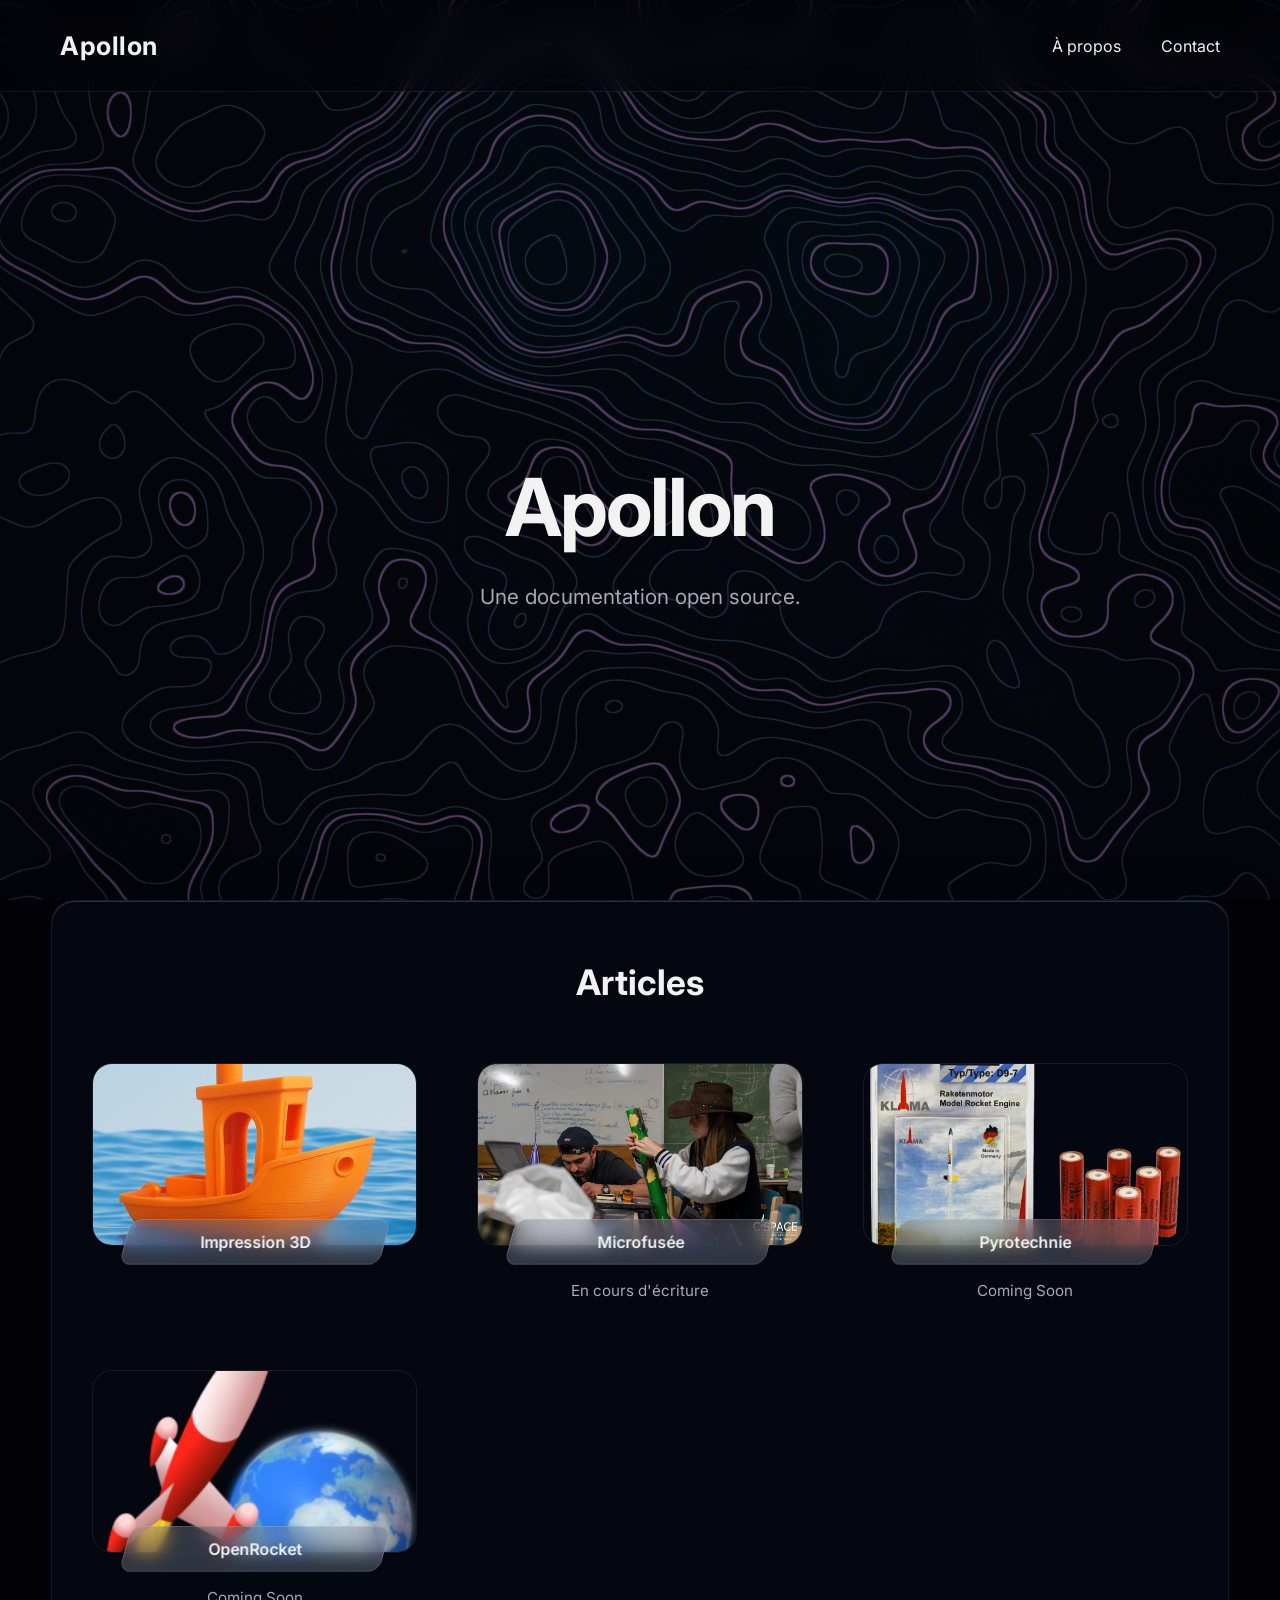
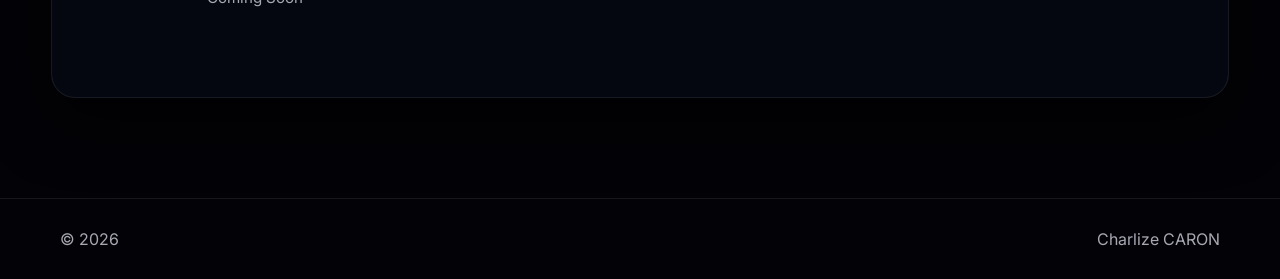
<file: index.html>
<!DOCTYPE html>
<html lang="fr">
<head>
    <meta charset="UTF-8">
    <meta name="viewport" content="width=device-width, initial-scale=1.0">
    <meta name="darkreader-lock">
    <title>Apollon</title>

    <link rel="stylesheet" href="css/variables.css">
    <link rel="stylesheet" href="css/main.css">

    <link rel="preconnect" href="https://fonts.googleapis.com">
    <link rel="preconnect" href="https://fonts.gstatic.com" crossorigin>
    <link href="https://fonts.googleapis.com/css2?family=Inter:wght@300;400;600;700&display=swap" rel="stylesheet">
</head>

<body>

    <div class="hero">

        <header>
            <a href="index.html" class="logo">Apollon</a>

            <nav>
                <a href="about.html">À propos</a>
                <a href="contact.html">Contact</a>
            </nav>
        </header>

        <div class="hero-content">
            <h1>Apollon</h1>
            <p>Une documentation open source.</p>
        </div>

    </div>


    <div class="articles">

        <div class="section-title">
            <h2>Articles</h2>
        </div>

        <div class="grid">
            <a class="card" href="articles/impression3d.html">
                <img src="images/3d printing.png" alt="Impression 3D">

                <div class="card-title">
                    <span>Impression 3D</span>
                </div>
<!-- 
                <p class="card-status">
                    Disponible
                </p> -->
            </a>

            <a class="card" href="articles/microfusee.html">
                <img src="images/microfusee.jpg" alt="Microfusée">

                <div class="card-title">
                    <span>Microfusée</span>
                </div>

                <p class="card-status">
                    En cours d'écriture
                </p>
            </a>

            <a class="card" href="#">
                <img src="images/pyrotechnie.png" alt="Pyrotechnie">

                <div class="card-title">
                    <span>Pyrotechnie</span>
                </div>

                <p class="card-status">
                    Coming Soon
                </p>
            </a>

            <a class="card" href="#">
                <img src="images/openrocket.png" alt="OpenRocket">

                <div class="card-title">
                    <span>OpenRocket</span>
                </div>

                <p class="card-status">
                    Coming Soon
                </p>
            </a>
        </div>

    </div>


    <footer>
        <p>© 2026</p>
        <p>Charlize CARON</p>
    </footer>

    <script src="js/topography-background.js"></script>
</body>
</html>
</file>
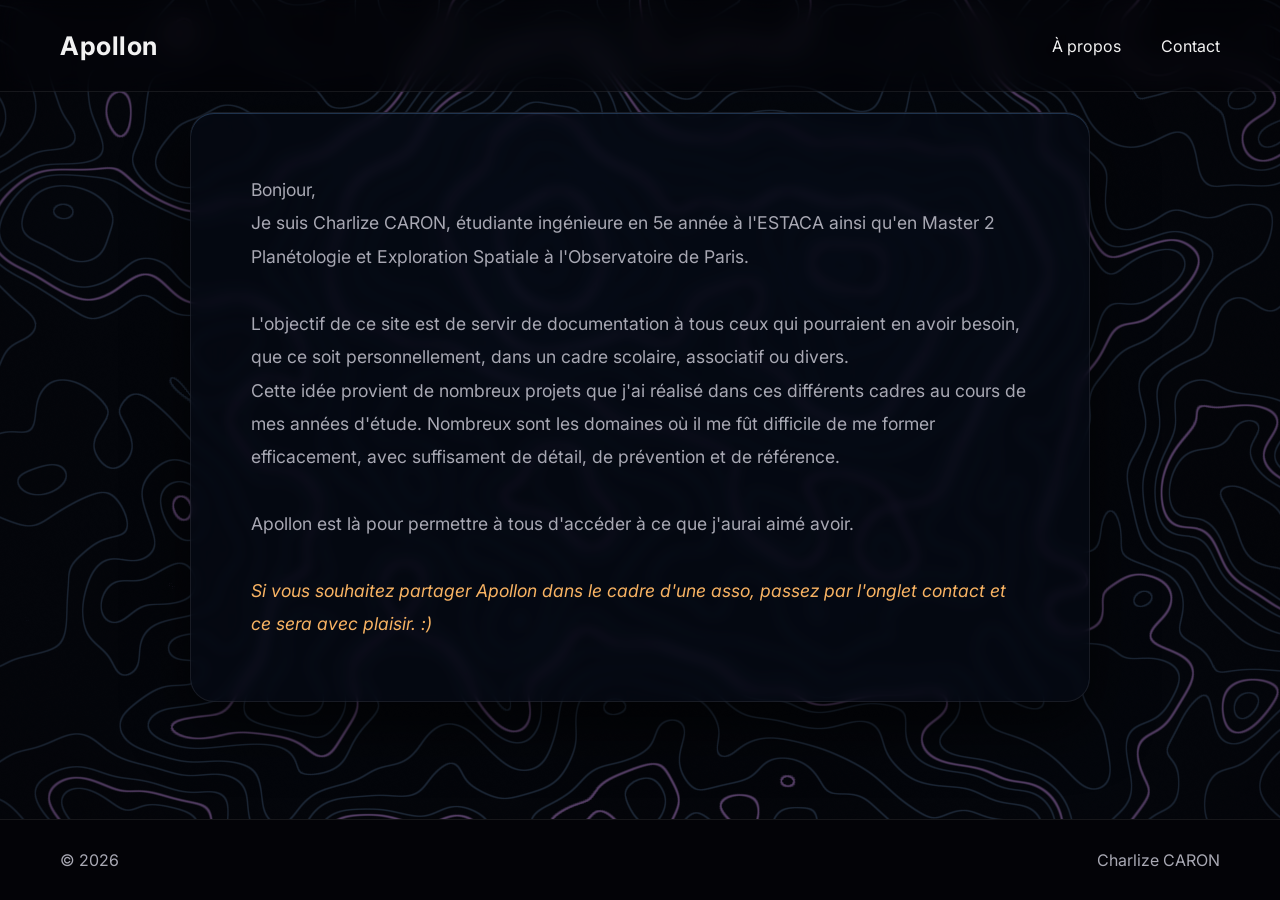
<file: about.html>
<!DOCTYPE html>
<html lang="fr">

<head>
    <meta charset="UTF-8">
    <meta name="viewport" content="width=device-width, initial-scale=1.0">
    <meta name="darkreader-lock">

    <title>Apollon - A Propos</title>

    <link rel="stylesheet" href="css/variables.css">
    <link rel="stylesheet" href="css/main.css">

    <link rel="preconnect" href="https://fonts.googleapis.com">
    <link rel="preconnect" href="https://fonts.gstatic.com" crossorigin>
    <link href="https://fonts.googleapis.com/css2?family=Inter:wght@300;400;600;700&display=swap" rel="stylesheet">
</head>

<body>
            
    <header>
        <a href="index.html" class="logo">
            Apollon
        </a>
        <nav>
            <a href="about.html">À propos</a>
            <a href="contact.html">Contact</a>
        </nav>
    </header>

    <div class = "normal-text"> 
        <p>
            Bonjour,<br>
            Je suis Charlize CARON, étudiante ingénieure en 5e année à l'ESTACA ainsi
            qu'en Master 2 Planétologie et Exploration Spatiale à l'Observatoire de Paris.<br><br>
            L'objectif de ce site est de servir de documentation à tous ceux qui pourraient
            en avoir besoin, que ce soit personnellement, dans un cadre scolaire, associatif ou 
            divers.<br>
            Cette idée provient de nombreux projets que j'ai réalisé dans ces différents cadres au 
            cours de mes années d'étude. Nombreux sont les domaines où il me fût difficile de me former
            efficacement, avec suffisament de détail, de prévention et de référence. <br> <br>
            Apollon est là pour permettre à tous d'accéder à ce que j'aurai aimé avoir.<br><br>

            <em>Si vous souhaitez partager Apollon dans le cadre d'une asso, passez par l'onglet contact et ce
                sera avec plaisir. :)
            </em>
        </p>
    </div>

    <footer>
        <p>© 2026</p>
        <p>Charlize CARON</p>
    </footer>

    <script src="js/topography-background.js"></script>
</body>

</html>
</file>
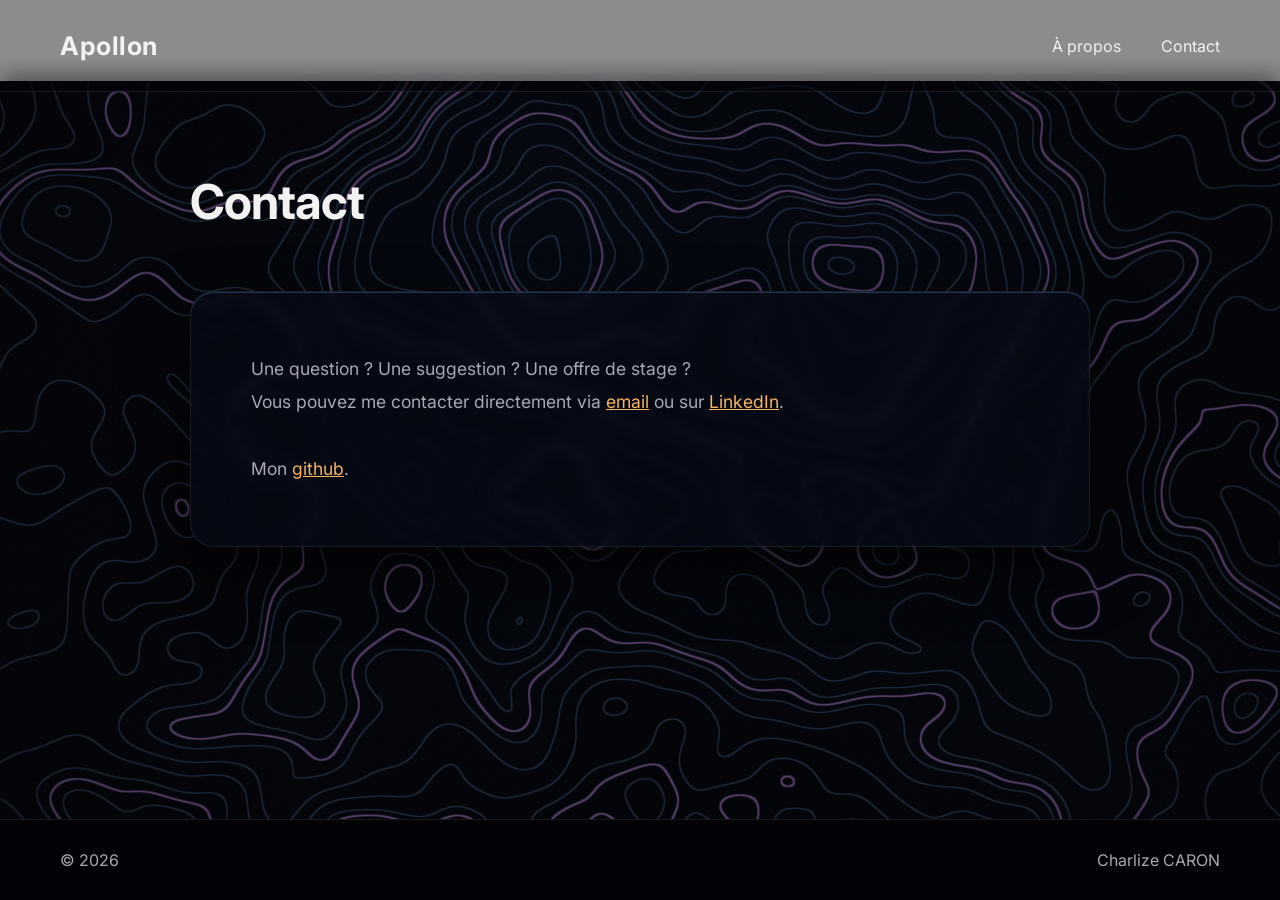
<file: contact.html>
<!DOCTYPE html>
<html lang="fr">

<head>
    <meta charset="UTF-8">
    <meta name="viewport" content="width=device-width, initial-scale=1.0">
    <meta name="darkreader-lock">

    <title>Apollon - Contact</title>

    <link rel="stylesheet" href="css/variables.css">
    <link rel="stylesheet" href="css/main.css">

    <link rel="preconnect" href="https://fonts.googleapis.com">
    <link rel="preconnect" href="https://fonts.gstatic.com" crossorigin>
    <link href="https://fonts.googleapis.com/css2?family=Inter:wght@300;400;600;700&display=swap" rel="stylesheet">
</head>

<body>
    <header>
        <a href = "index.html" class="logo">
            Apollon
        </a>
        <nav>
            <a href="about.html">À propos</a>
            <a href="contact.html">Contact</a>
        </nav>
    </header>

    <h1> Contact</h1>
    <div class = "normal-text">
        <p>
            Une question ? Une suggestion ? Une offre de stage ? <br>
            Vous pouvez me contacter directement via 
            <a href="mailto:caron.charlize91@gmail.com" class="underline">email</a>
            ou sur
            <a href="https://www.linkedin.com/in/charlize-caron" class="underline">LinkedIn</a>.
            <br><br>
            Mon <a href="https://github.com/CharlizeCaron" class="underline">github</a>.
        </p>
    </div>


    <footer>
        <p>© 2026</p>
        <p>Charlize CARON</p>
    </footer>

    <script src="js/topography-background.js"></script>
</body>

</html>
</file>
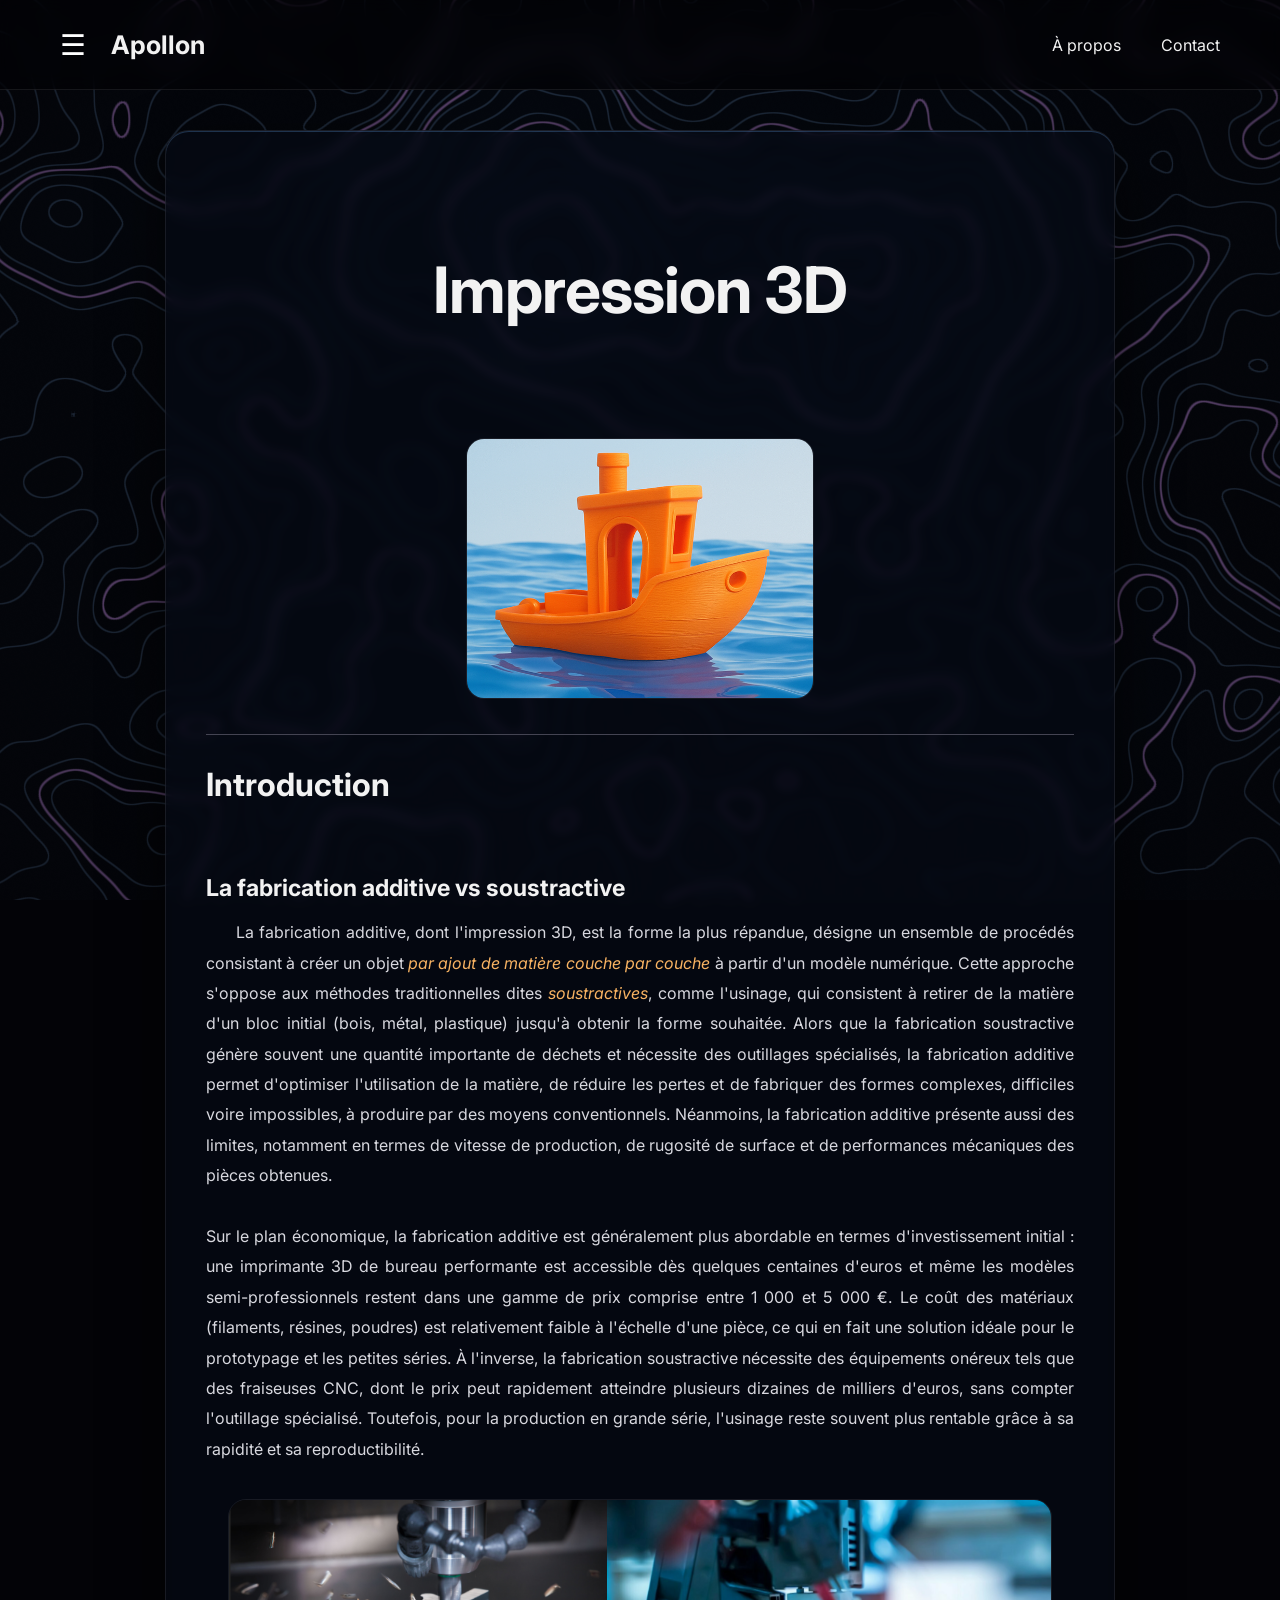
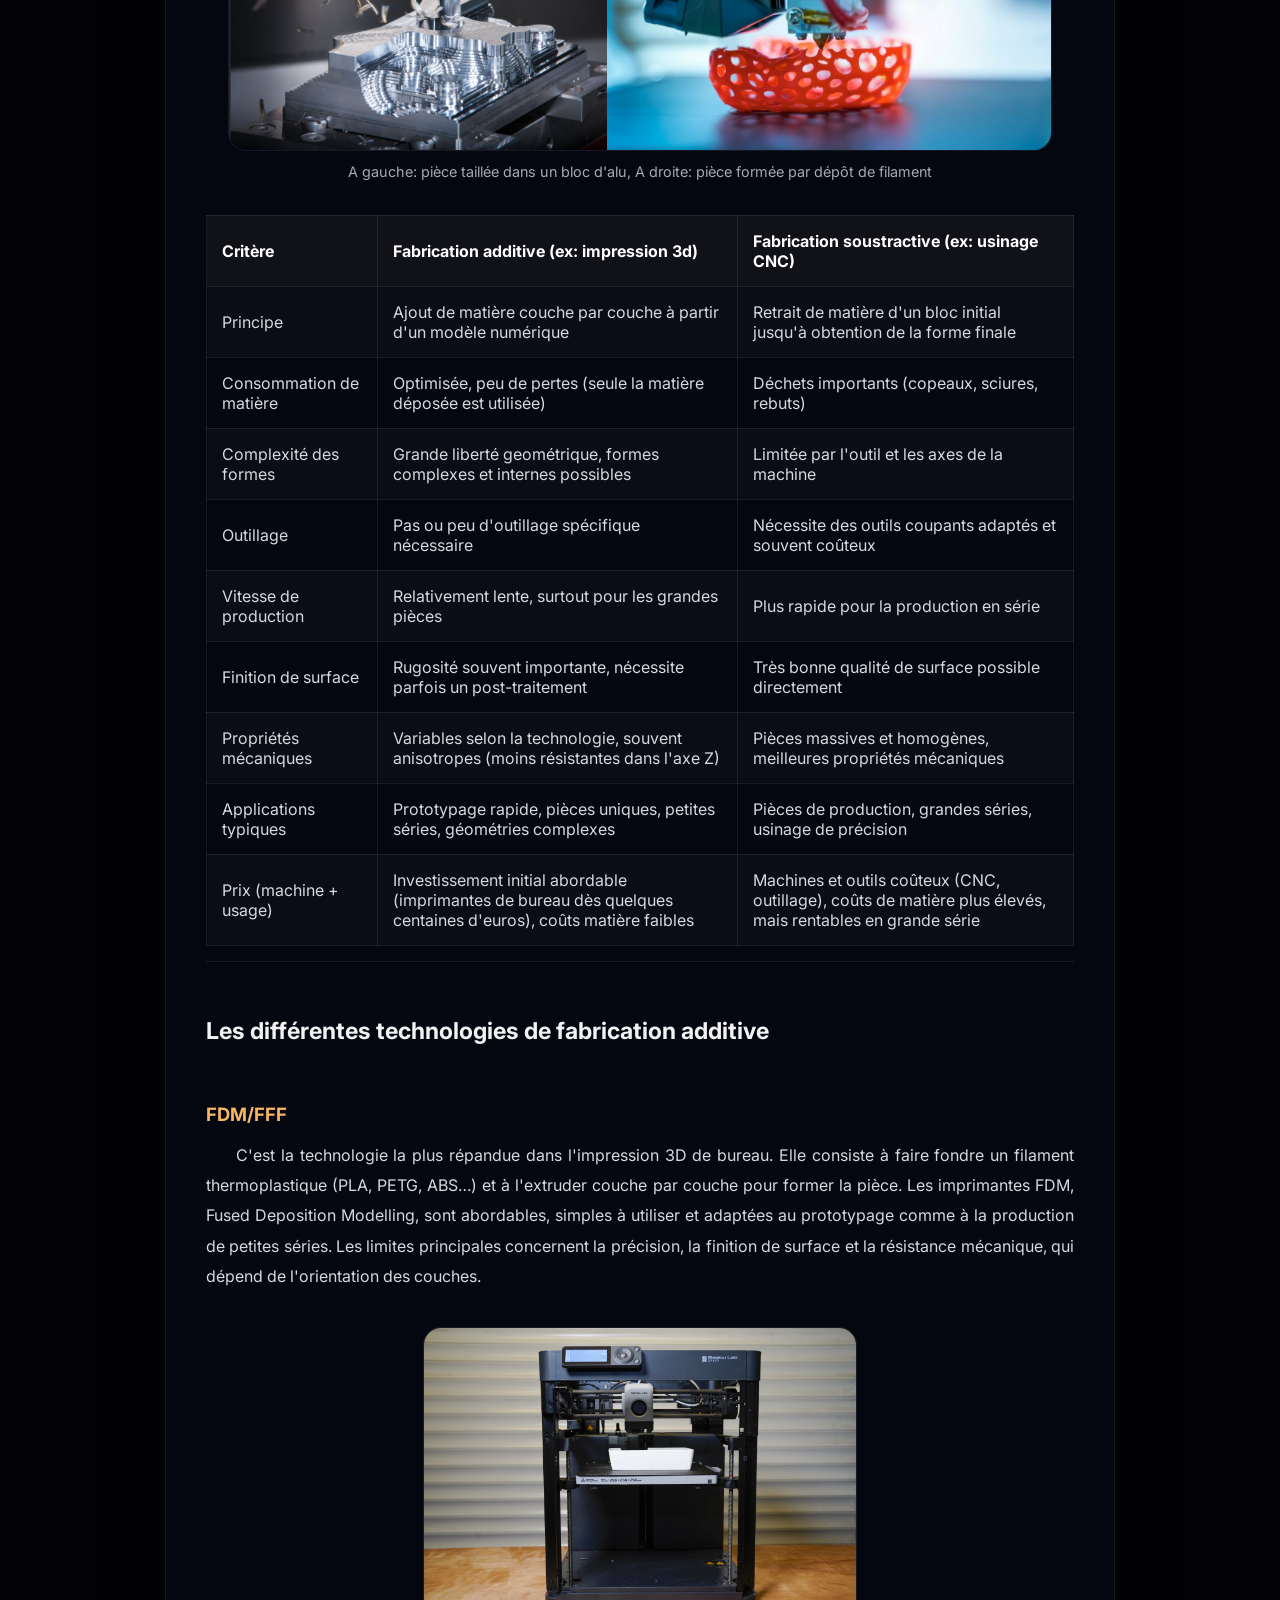
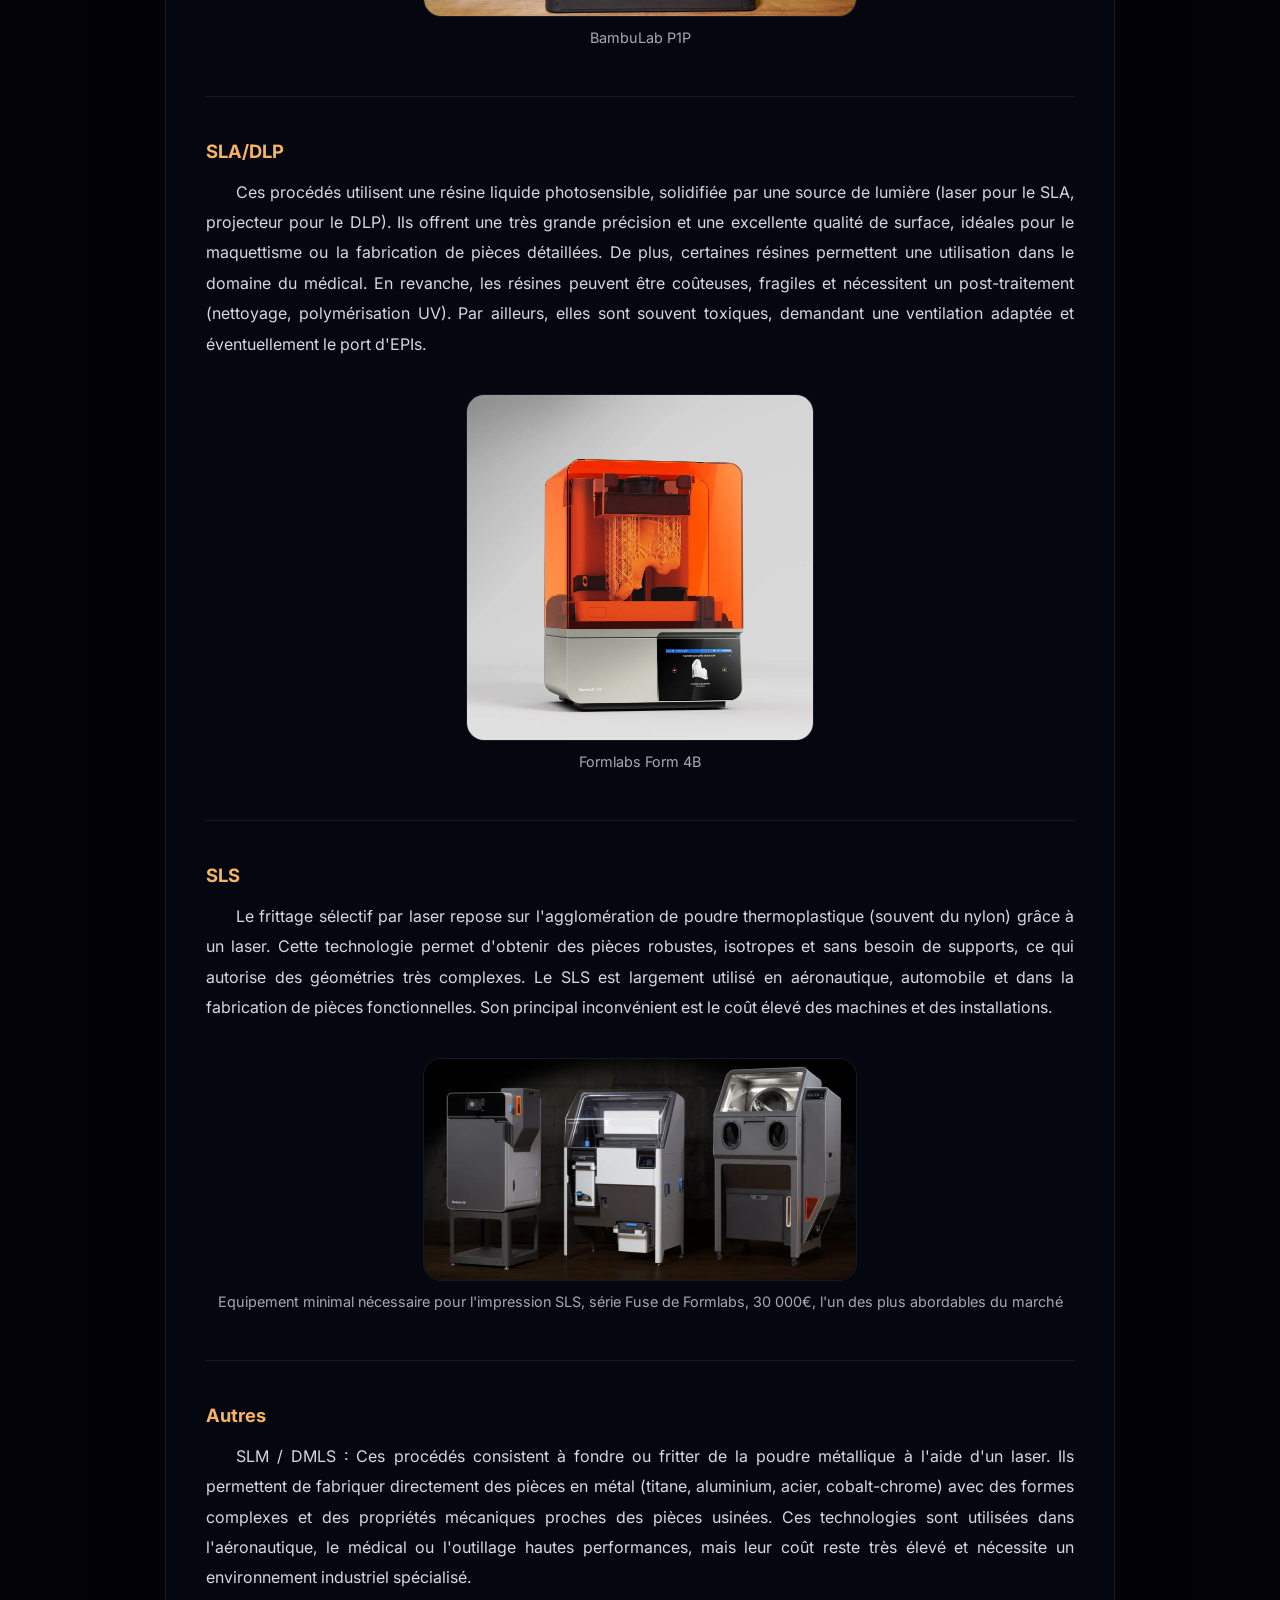
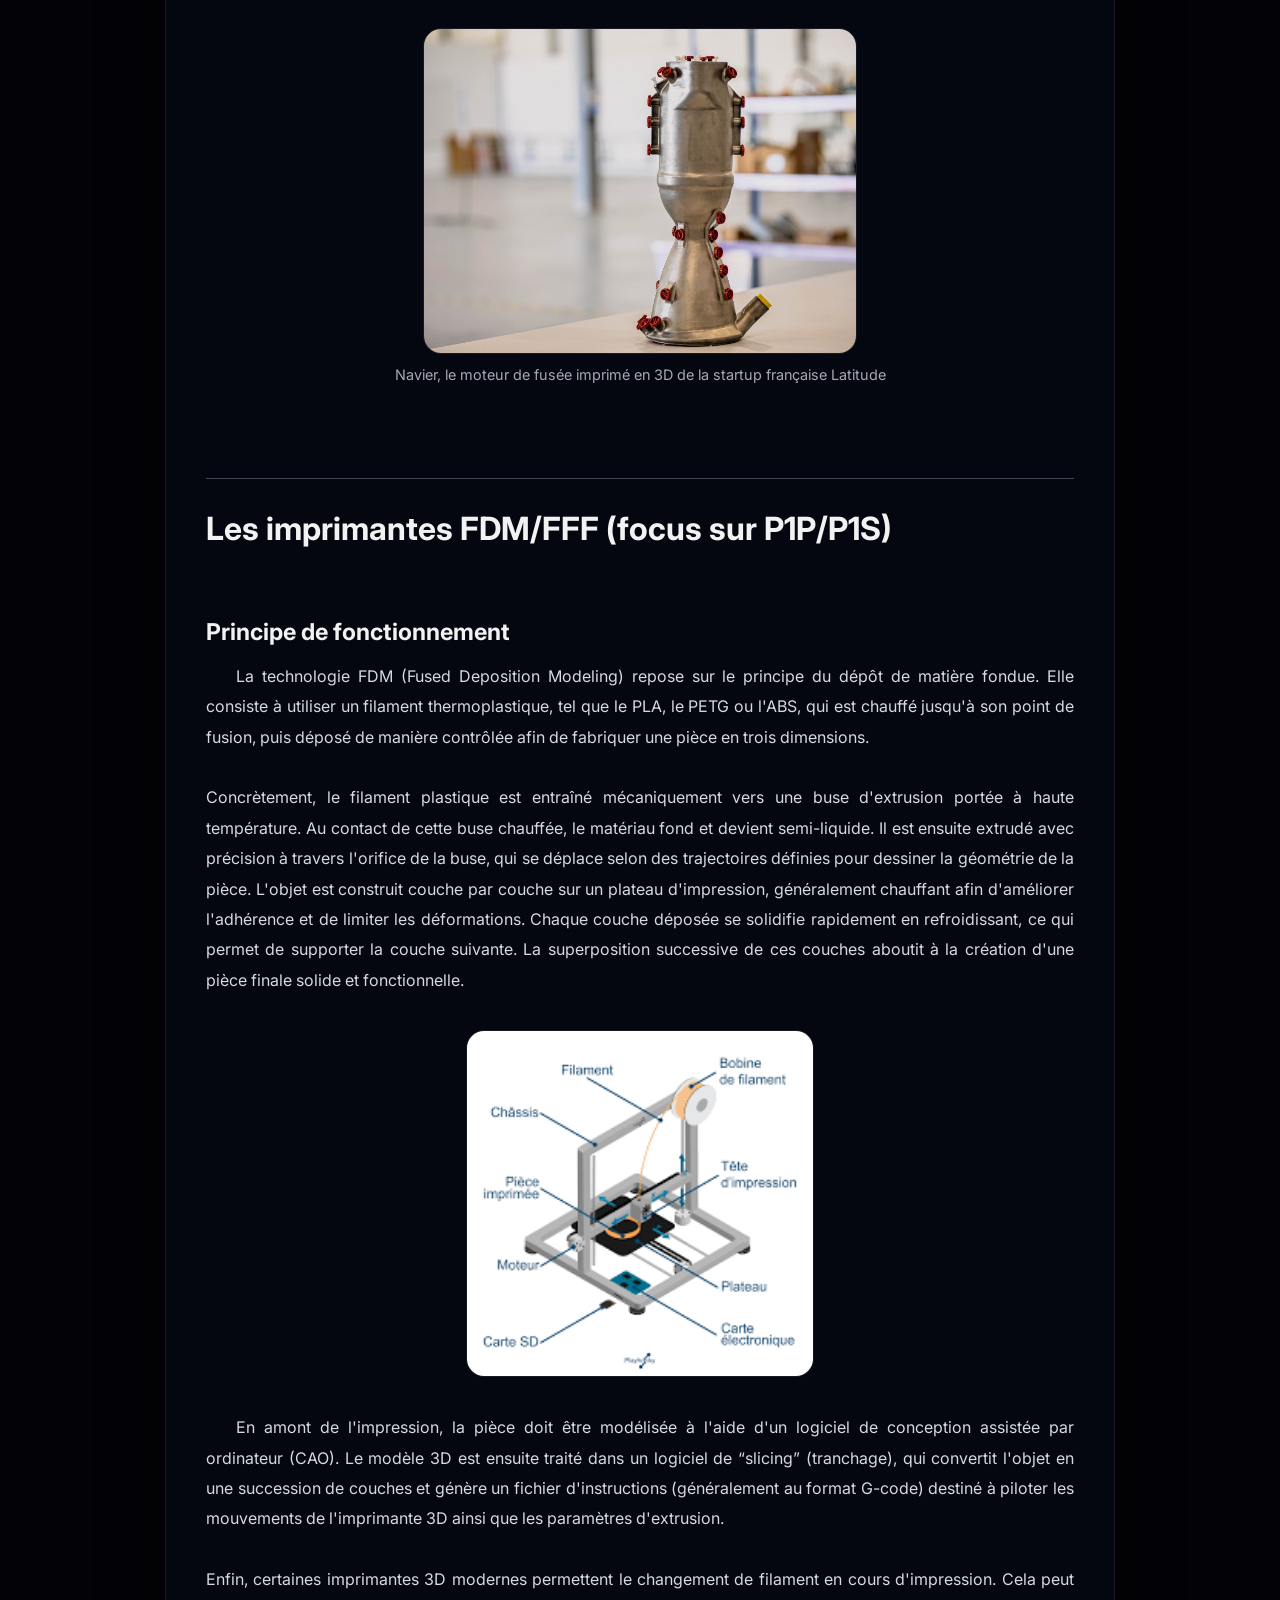
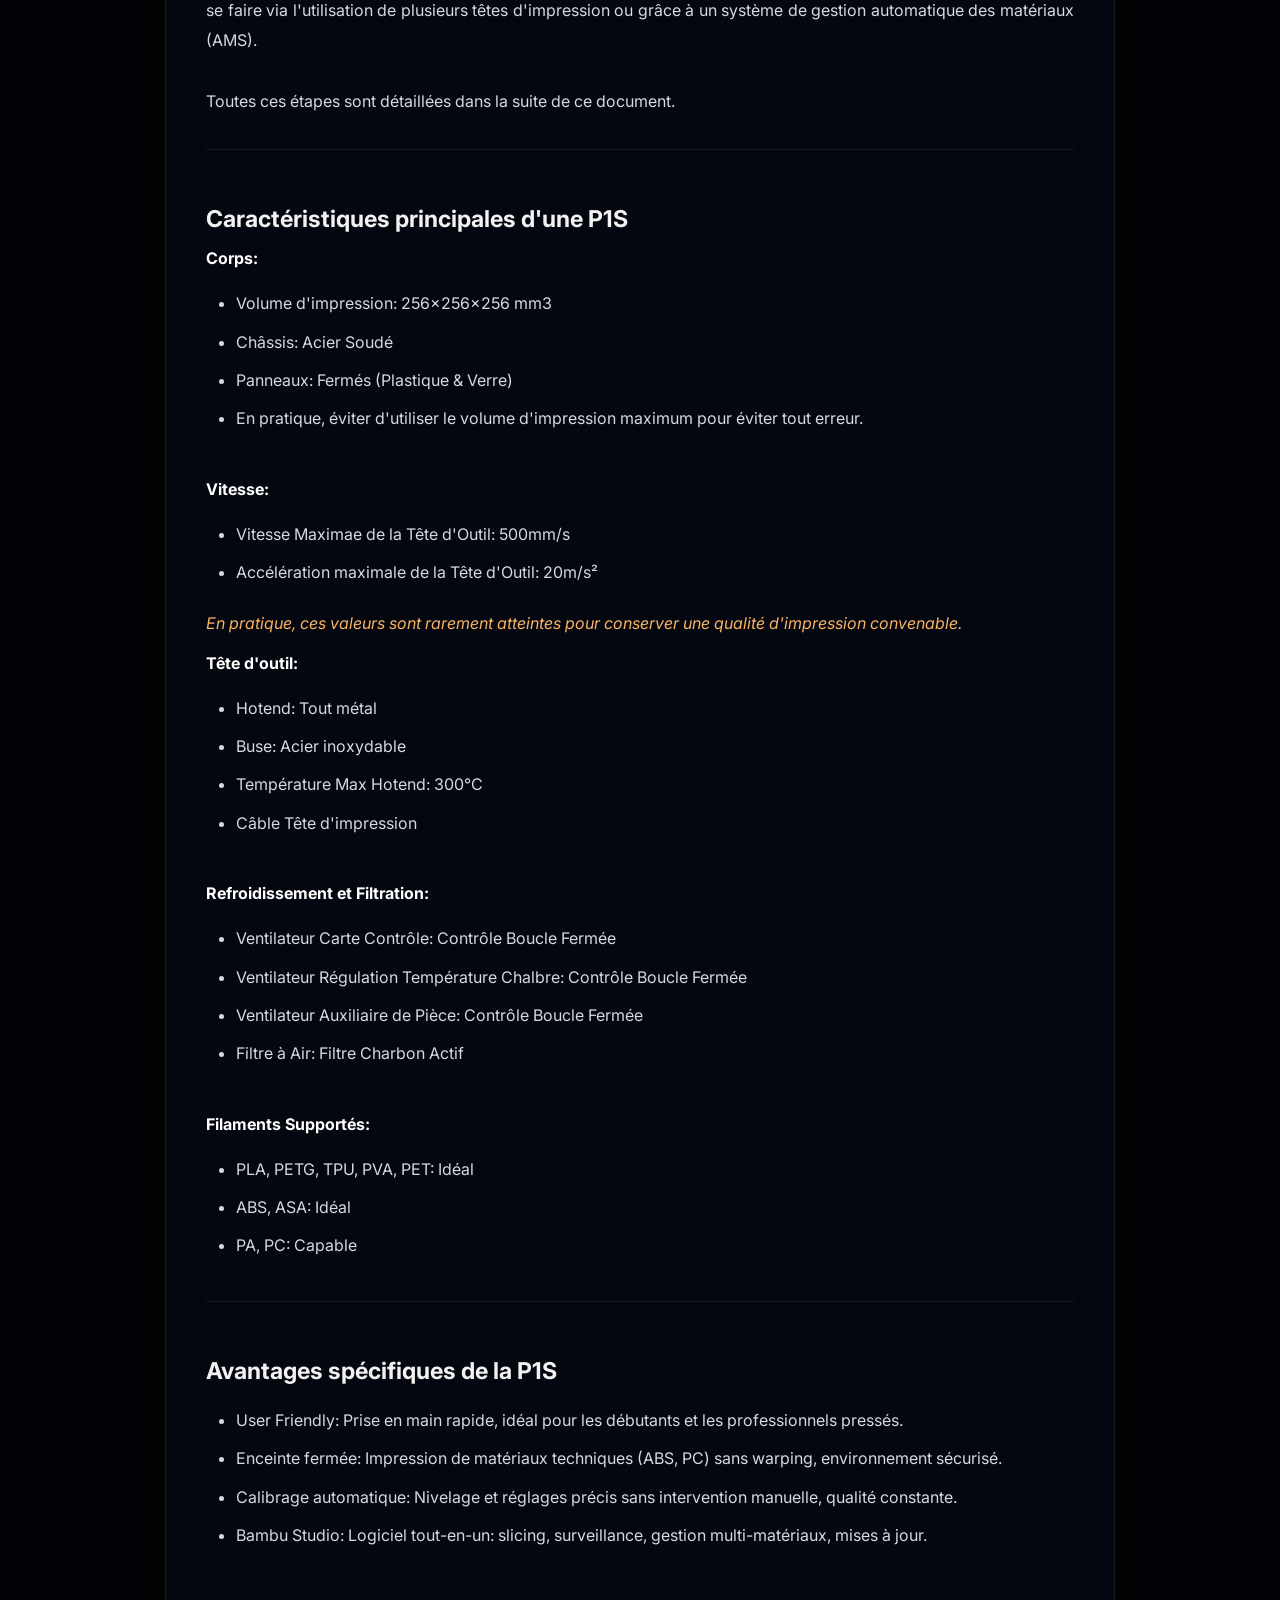
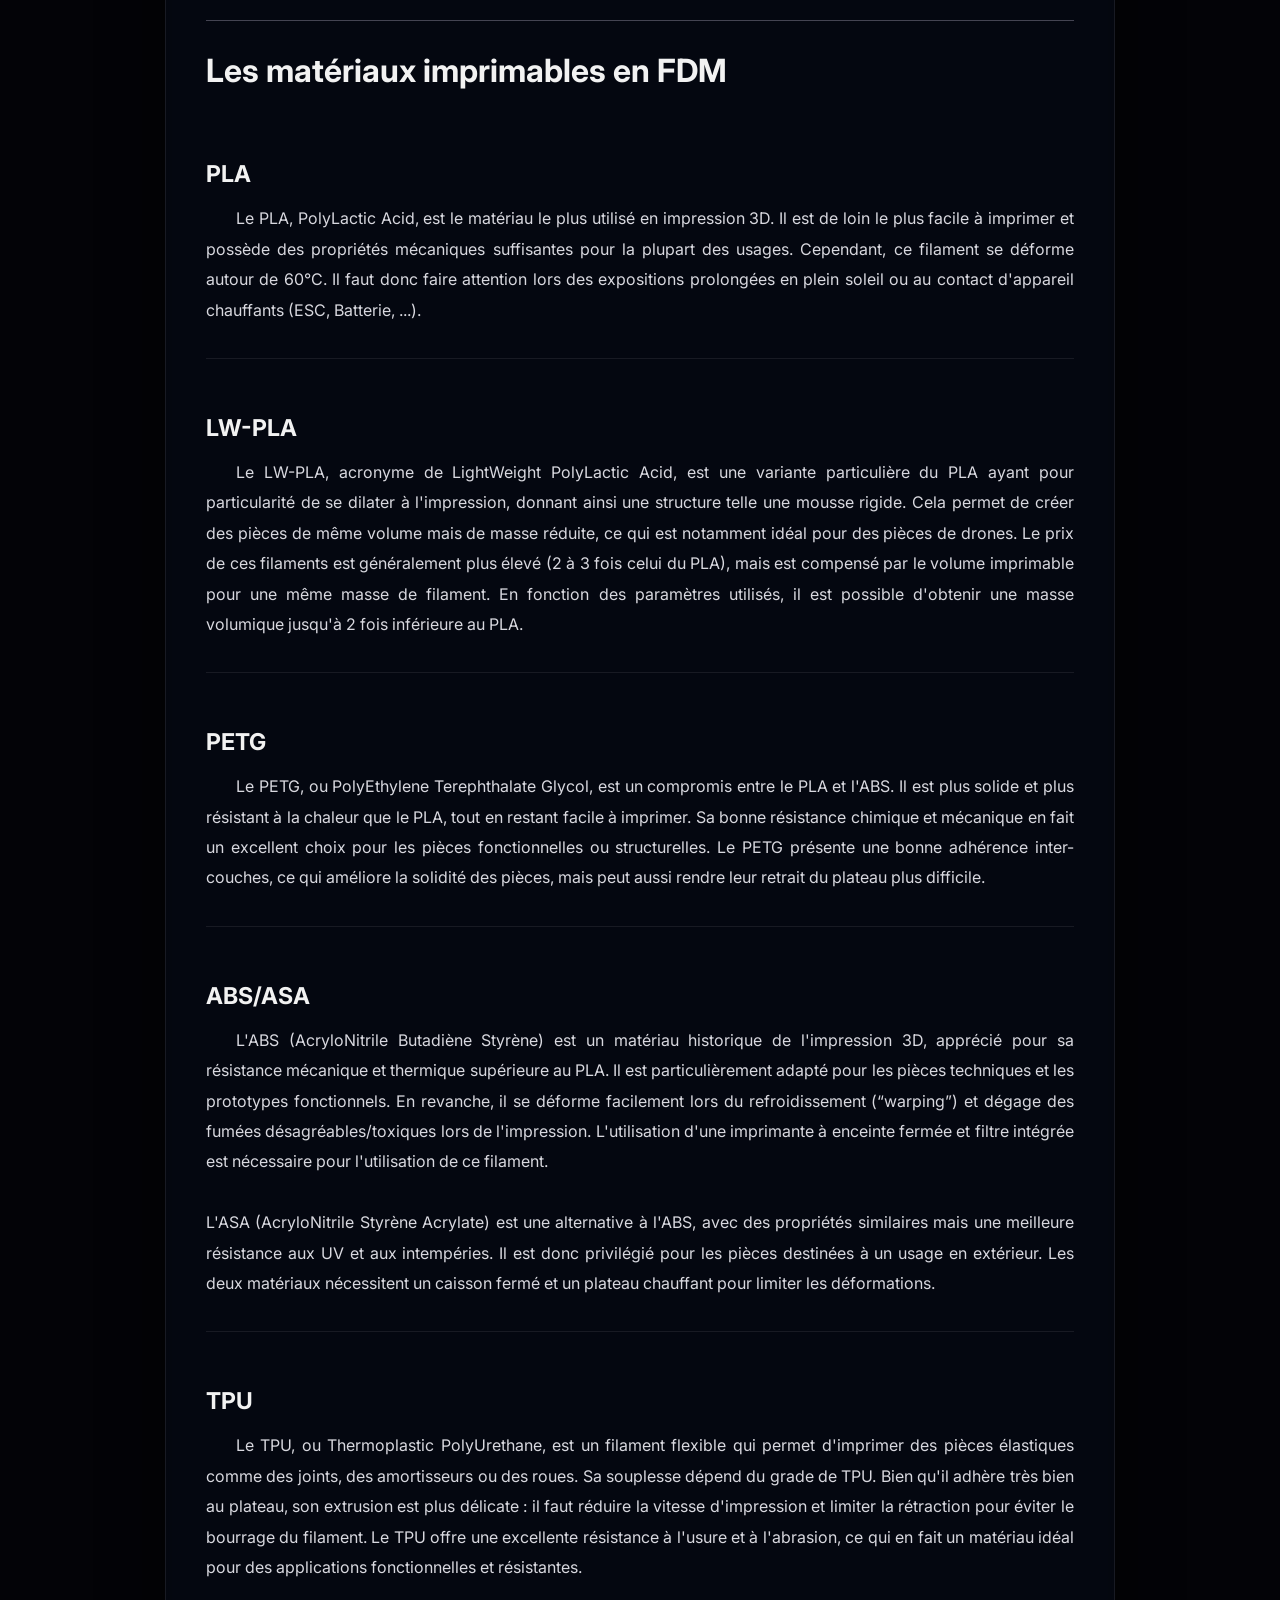
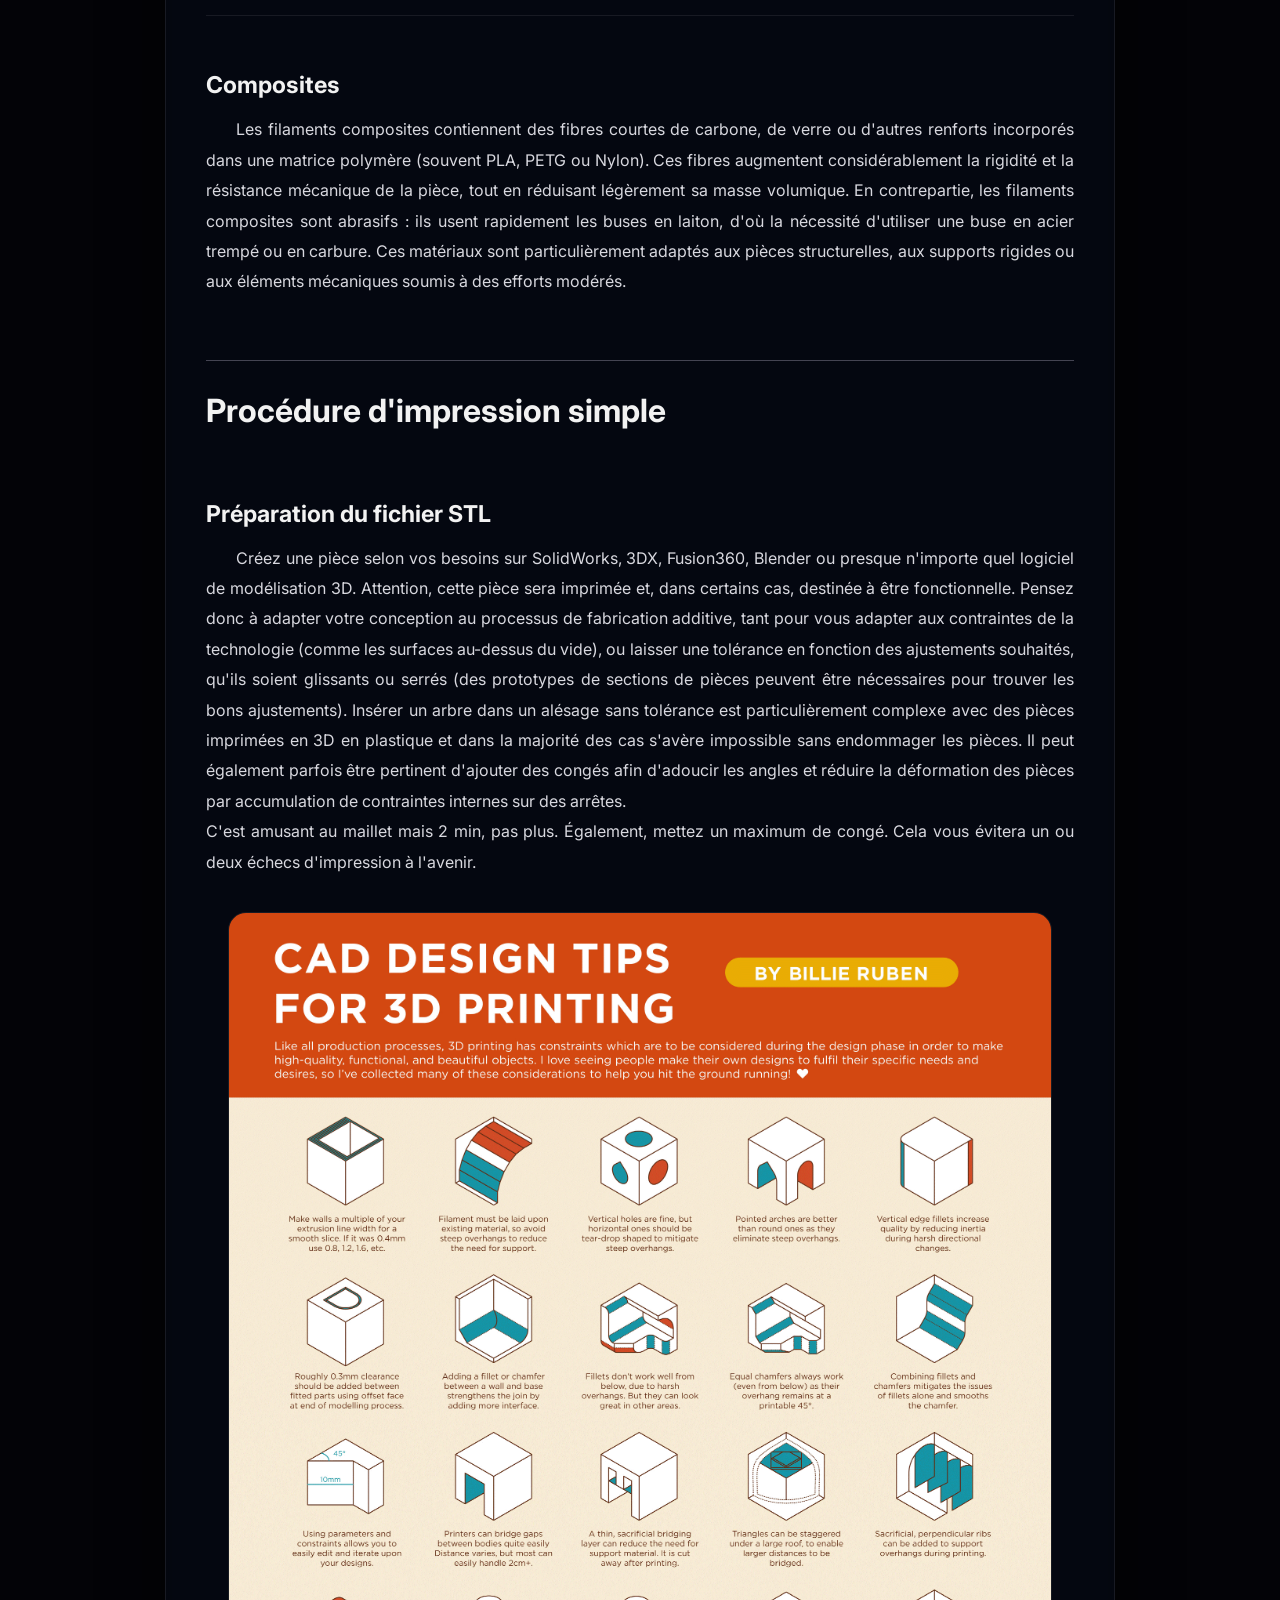
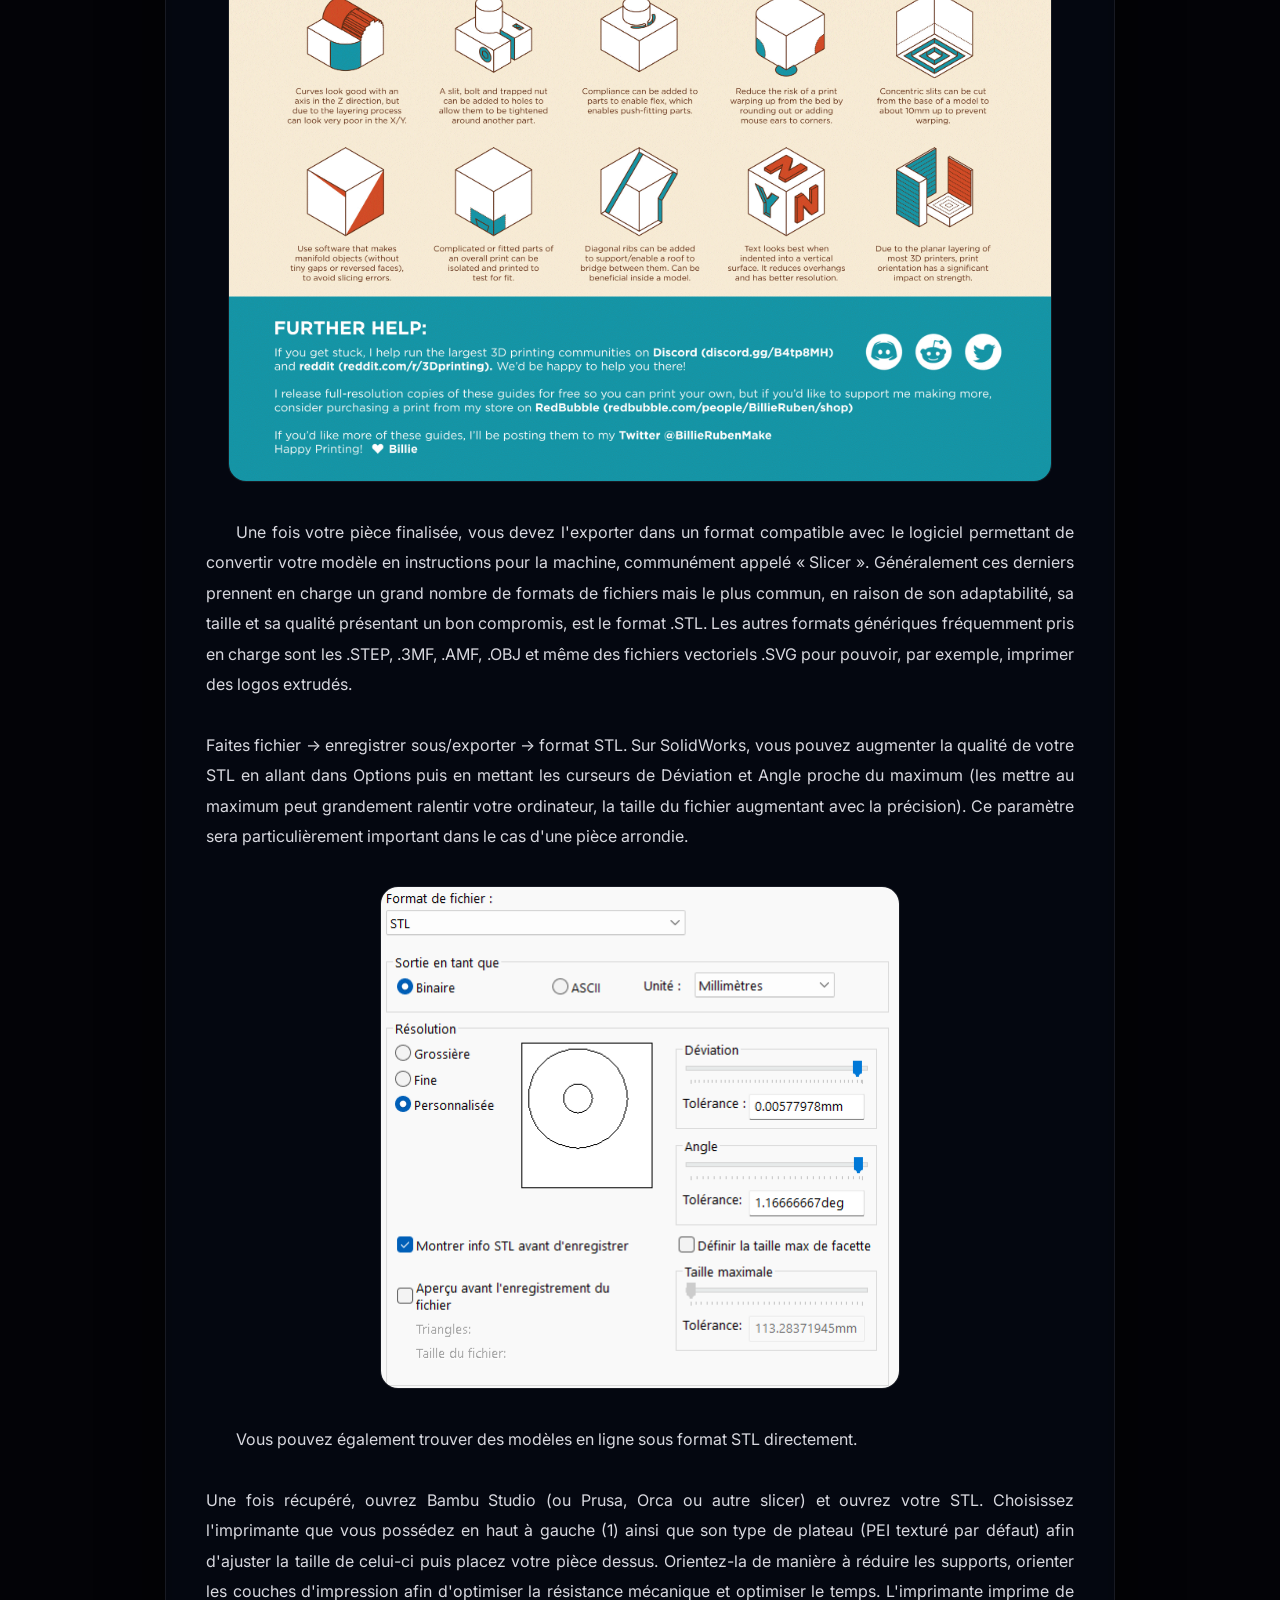
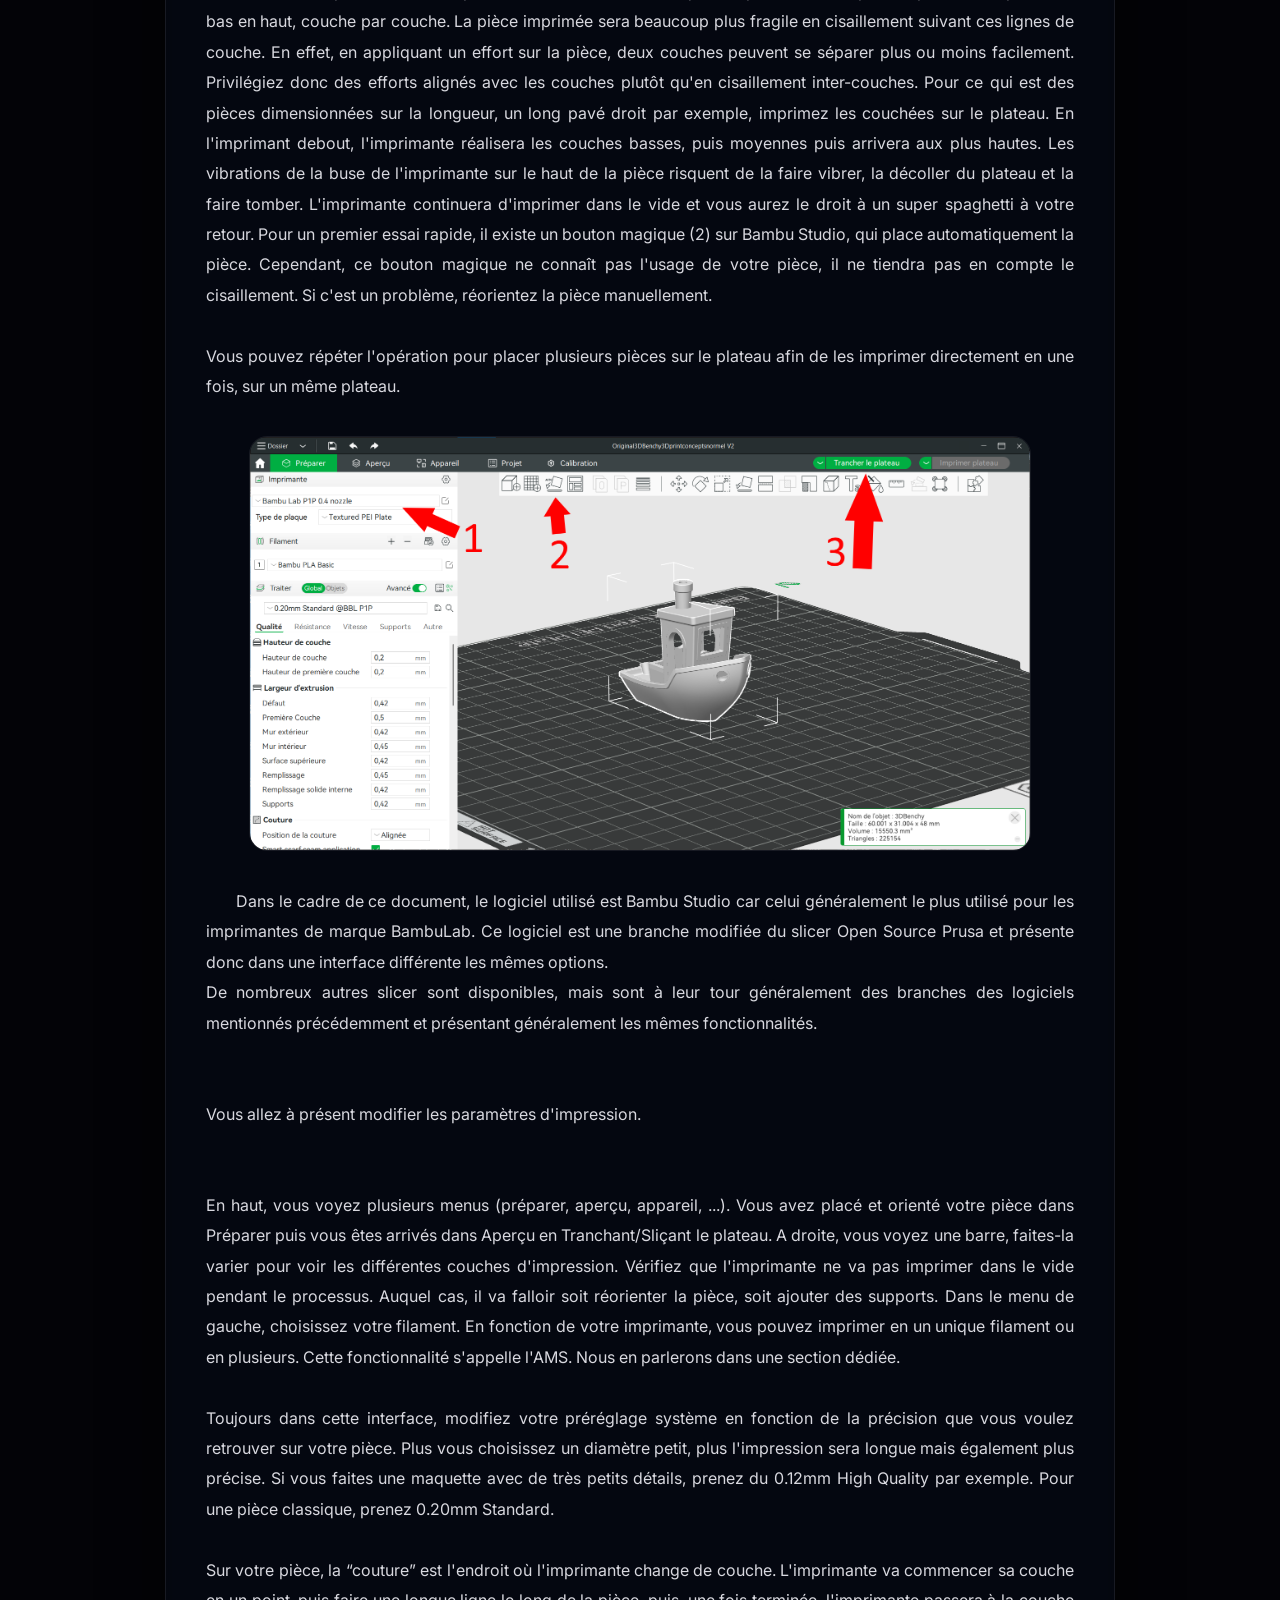
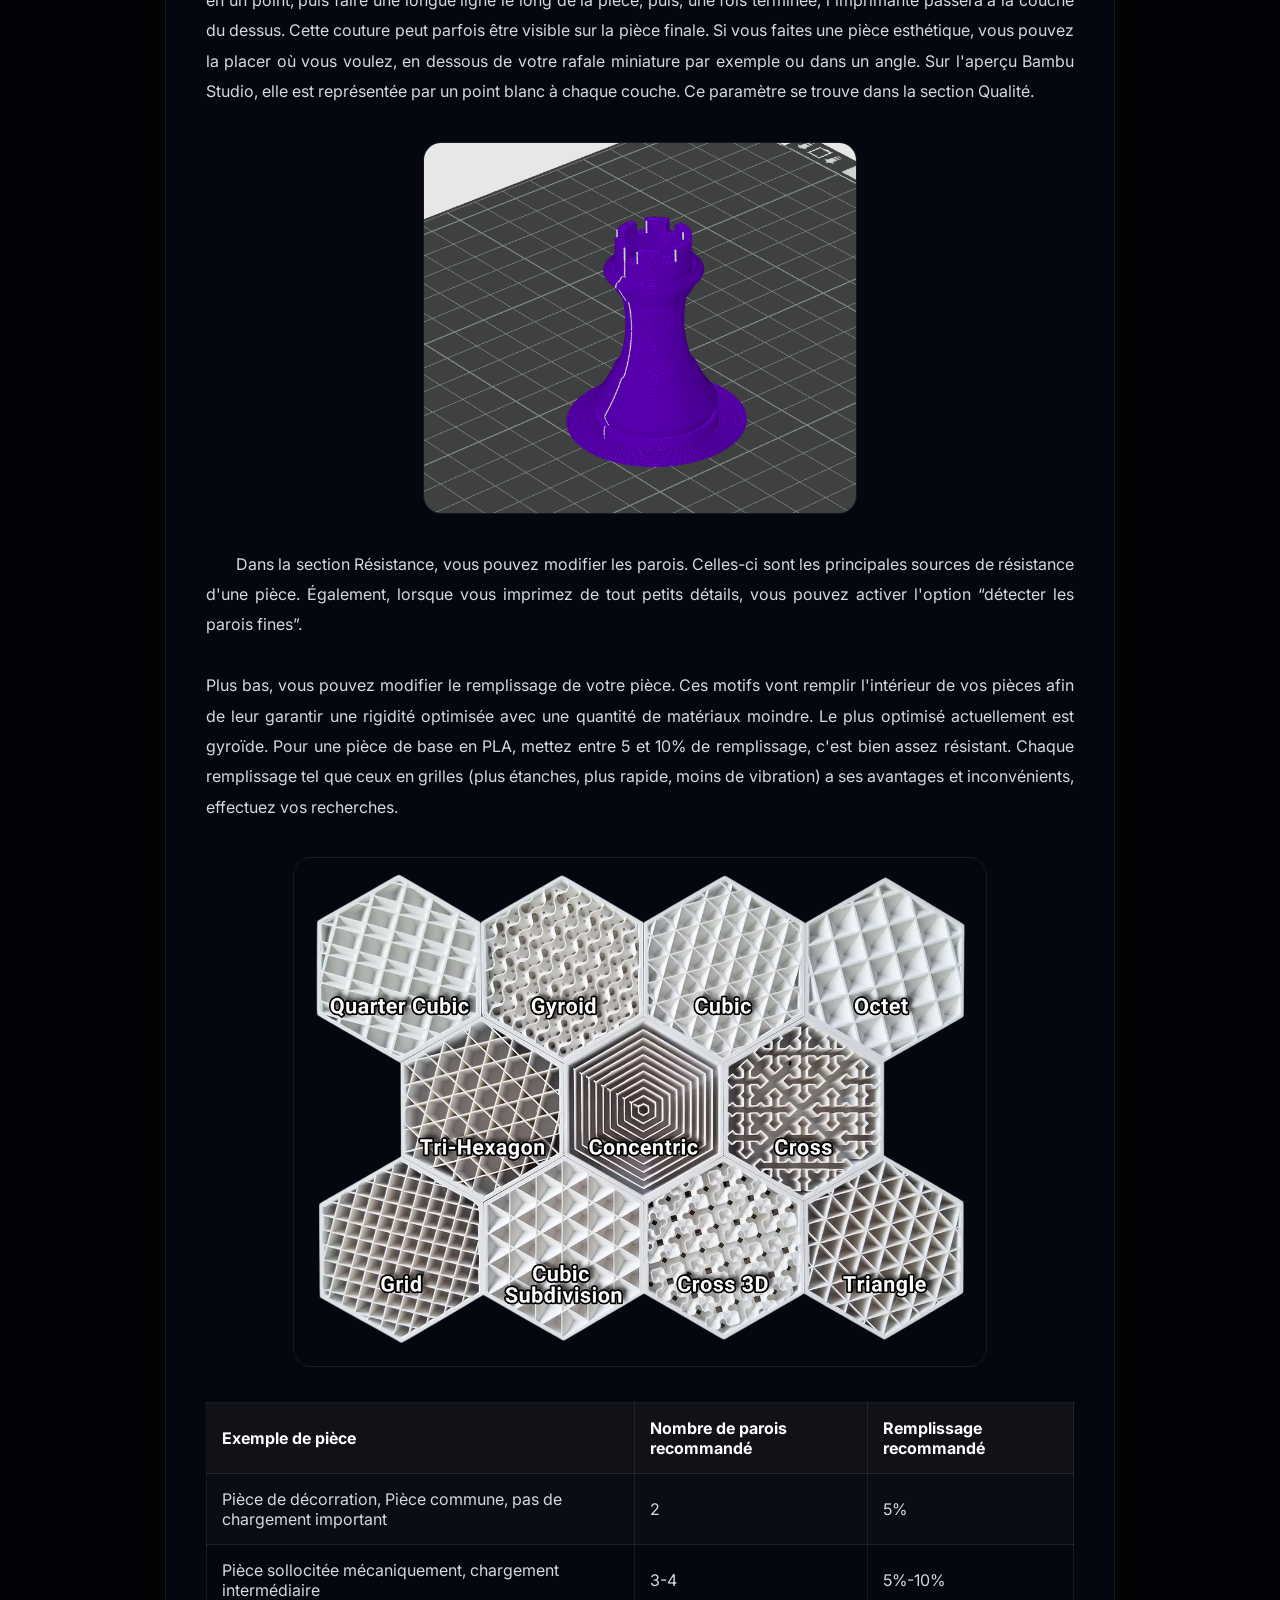
<file: articles/impression3d.html>
<!DOCTYPE html>
<html lang="fr">

<head>
    <meta charset="UTF-8">
    <meta name="viewport" content="width=device-width, initial-scale=1.0">
    <meta name="darkreader-lock">

    <title>Apollon - Impression 3D</title>

    <link rel="stylesheet" href="../css/variables.css">
    <link rel="stylesheet" href="../css/articles.css">

    <link rel="preconnect" href="https://fonts.googleapis.com">
    <link rel="preconnect" href="https://fonts.gstatic.com" crossorigin>
    <link href="https://fonts.googleapis.com/css2?family=Inter:wght@300;400;600;700&display=swap" rel="stylesheet">

</head>

<body>
    <header>
        <button class="burger">
            ☰
        </button>

        <a href="../index.html" class="logo">
            Apollon
        </a>

        <nav>
            <a href="../about.html">À propos</a>
            <a href="../contact.html">Contact</a>
        </nav>
    </header>

    <aside class="sidebar">
        <nav class="sommaire">
            <h2>Sommaire</h2>
            <ul>
                <li>
                    <a href="#introduction">Introduction</a>
                    <ul class="sous-section">
                        <li>
                            <a href="#additiveVSsoustractive">Fabrication additive vs soustractive</a>
                        </li>
                        <li>
                            <a href="#additivedeveloppe">Les différentes technologies de fabrication additive</a>
                            <ul class="sous-sous-section">
                                <li>
                                    <a href="#FDM/FFF">FDM/FFF</a>
                                </li>
                                <li>
                                    <a href="#SLA/DLP">SLA/DLP</a>
                                </li>
                                <li>
                                    <a href="#SLS">SLS</a>
                                </li>
                                <li>
                                    <a href="#autrestech">Autres</a>
                                </li>
                            </ul>
                        </li>
                    </ul>
                </li>
                <li>
                    <a href="#imprimantesFDM">Les imprimantes FDM/FFF (focus sur P1S/P1P)</a>
                    <ul class="sous-section">
                        <li>
                            <a href="#Principe">Principe de fonctionnement</a>
                        </li>
                        <li>
                            <a href="#Caracteristiques">Caractéristiques principales d'une P1S</a>
                        </li>
                        <li>
                            <a href="#Avantages">Avantages spécifiques de la P1S</a>
                        </li>
                    </ul>
                </li>
                <li>
                    <a href="#Materiaux">Les matériaux imprimables en FDM</a>
                    <ul class="sous-section">
                        <li>
                            <a href="#PLA"></a>
                        </li>
                        <li>
                            <a href="#LW-PLA">LW-PLA</a>
                        </li>
                        <li>
                            <a href="#PETG">PETG</a>
                        </li>
                        <li>
                            <a href="#ABS/ASA">ABS/ASA</a>
                        </li>
                        <li>
                            <a href="#TPU">TPU</a>
                        </li>
                        <li>
                            <a href="#Composites">Composites</a>
                        </li>
                    </ul>
                </li>
                <li>
                    <a href="#Tuto">Procédure d'impression simple</a>
                    <ul class="sous-section">
                        <li>
                            <a href="#STL">Préparation du fichier STL</a>
                        </li>
                        <li>
                            <a href="#imprimante">Préparation de l'imprimante</a>
                        </li>
                        <li>
                            <a href="#posttraitement">Post-traitement</a>
                        </li>
                    </ul>
                </li>
                <li>
                    <a href="#autresfilaments">Impressions avec d'autres filaments</a>
                    <ul class="sous-section"> 
                        <li>
                            <a href="#LW-PLA2">LW-PLA</a>
                        </li>
                        <li>
                            <a href="#ABS/ASA2">ABS/ASA</a>
                        </li>
                        <li>
                            <a href="#TPU2">TPU</a>
                        </li>
                    </ul>
                </li>
                <li>
                    <a href="#AMS">AMS - Automated Material System</a>
                </li>
                <li>
                    <a href="#BonnesPratiques">Bonnes Pratiques & Sécurité</a>
                </li>
                <li>
                    <a href="#Depannage">Dépannage courant</a>
                    <ul class="sous-section">
                        <li>
                            <a href="#Warping">Warping</a>
                        </li>
                        <li>
                            <a href="#Decollement">Décollement</a>
                        </li>
                        <li>
                            <a href="#BuseBouchee">Buse bouchée</a>
                        </li>
                        <li>
                            <a href="#Arret">Arrêt de l'impression</a>
                        </li>
                        <li>
                            <a href="#Noeud">Bobine emmêlée</a>
                        </li>
                        <li>
                            <a href="#Stringing">Stringing</a>
                        </li>
                    </ul>
                </li>
                <li>
                    <a href="#ChangerFilament">Changer le filament</a>
                </li>
                <li>
                    <a href="#Conclusion">Conclusion</a>
                </li>
            </ul>
        </nav>
    </aside>

    <main>
        <article>
            <div class="titre">
                <h1>Impression 3D</h1>
            </div>
            <figure>
                <img src="../images/3d printing.png" style="width:40%">
            </figure>
            <hr>
            <section id="introduction">
                <h2>Introduction</h2>
                <section id="additiveVSsoustractive">
                    <h3>La fabrication additive vs soustractive</h3>
                    <p>
                        La fabrication additive, dont l'impression 3D, est la forme la plus répandue, désigne 
                        un ensemble de procédés consistant à créer un objet <em>par ajout de matière 
                        couche par couche</em> à partir d'un modèle numérique. Cette approche s'oppose 
                        aux méthodes traditionnelles dites <em>soustractives</em>, comme l'usinage, 
                        qui consistent à retirer de la matière d'un bloc initial (bois, métal, plastique) 
                        jusqu'à obtenir la forme souhaitée. Alors que la fabrication soustractive génère 
                        souvent une quantité importante de déchets et nécessite des outillages spécialisés, 
                        la fabrication additive permet d'optimiser l'utilisation de la matière, de réduire 
                        les pertes et de fabriquer des formes complexes, difficiles voire impossibles, à 
                        produire par des moyens conventionnels. Néanmoins, la fabrication additive présente 
                        aussi des limites, notamment en termes de vitesse de production, de rugosité de surface 
                        et de performances mécaniques des pièces obtenues. 
                        <br> <br>
                        Sur le plan économique, la fabrication additive est généralement plus abordable en termes 
                        d'investissement initial : une imprimante 3D de bureau performante est accessible dès 
                        quelques centaines d'euros et même les modèles semi-professionnels restent dans une 
                        gamme de prix comprise entre 1 000 et 5 000 €. Le coût des matériaux (filaments, résines, 
                        poudres) est relativement faible à l'échelle d'une pièce, ce qui en fait une solution 
                        idéale pour le prototypage et les petites séries. À l'inverse, la fabrication soustractive 
                        nécessite des équipements onéreux tels que des fraiseuses CNC, dont le prix peut 
                        rapidement atteindre plusieurs dizaines de milliers d'euros, sans compter l'outillage 
                        spécialisé. Toutefois, pour la production en grande série, l'usinage reste souvent plus 
                        rentable grâce à sa rapidité et sa reproductibilité.
                    </p>

                    <figure>
                        <img src="../images/3d printing/CNC vs 3dprint.png" style="width:95%">
                        <figcaption>A gauche: pièce taillée dans un bloc d'alu, A droite: pièce formée par dépôt de filament</figcaption>
                    </figure>

                    <table>
                        <tr>
                            <th>Critère</th>
                            <th>Fabrication additive (ex: impression 3d)</th>
                            <th>Fabrication soustractive (ex: usinage CNC)</th>
                        </tr>
                        <tr>
                            <td>Principe</td>
                            <td>Ajout de matière couche par couche à partir d'un modèle numérique</td>
                            <td>Retrait de matière d'un bloc initial jusqu'à obtention de la forme finale</td>
                        </tr>
                        <tr>
                            <td>Consommation de matière</td>
                            <td>Optimisée, peu de pertes (seule la matière déposée est utilisée)</td>
                            <td>Déchets importants (copeaux, sciures, rebuts)</td>
                        </tr>
                        <tr>
                            <td>Complexité des formes</td>
                            <td>Grande liberté geométrique, formes complexes et internes possibles</td>
                            <td>Limitée par l'outil et les axes de la machine</td>
                        </tr>
                        <tr>
                            <td>Outillage</td>
                            <td>Pas ou peu d'outillage spécifique nécessaire</td>
                            <td>Nécessite des outils coupants adaptés et souvent coûteux</td>
                        </tr>
                        <tr>
                            <td>Vitesse de production</td>
                            <td>Relativement lente, surtout pour les grandes pièces</td>
                            <td>Plus rapide pour la production en série</td>
                        </tr>
                        <tr>
                            <td>Finition de surface</td>
                            <td>Rugosité souvent importante, nécessite parfois un post-traitement</td>
                            <td>Très bonne qualité de surface possible directement</td>
                        </tr>
                        <tr>
                            <td>Propriétés mécaniques</td>
                            <td>Variables selon la technologie, souvent anisotropes (moins résistantes dans l'axe Z)</td>
                            <td>Pièces massives et homogènes, meilleures propriétés mécaniques</td>
                        </tr>
                        <tr>
                            <td>Applications typiques</td>
                            <td>Prototypage rapide, pièces uniques, petites séries, géométries complexes</td>
                            <td>Pièces de production, grandes séries, usinage de précision</td>
                        </tr>
                        <tr>
                            <td>Prix (machine + usage)</td>
                            <td>Investissement initial abordable (imprimantes de bureau dès quelques centaines d'euros), coûts matière faibles</td>
                            <td>Machines et outils coûteux (CNC, outillage), coûts de matière plus élevés, mais rentables en grande série</td>
                        </tr>
                    </table>

                </section>

                <section id="additivedeveloppe">
                    <h3>Les différentes technologies de fabrication additive</h3>
                    <section id="FDM/FFF">
                        <h4>FDM/FFF</h4>
                        <p>
                            C'est la technologie la plus répandue dans l'impression 3D de bureau. Elle consiste à 
                            faire fondre un filament thermoplastique (PLA, PETG, ABS…) et à l'extruder couche par 
                            couche pour former la pièce. Les imprimantes FDM, Fused Deposition Modelling, sont 
                            abordables, simples à utiliser et adaptées au prototypage comme à la production de 
                            petites séries. Les limites principales concernent la précision, la finition de 
                            surface et la résistance mécanique, qui dépend de l'orientation des couches. 
                            <figure>
                                <img src="../images/3d printing/P1P.png" alt="BambuLab P1P" style="width:50%">
                                <figcaption>BambuLab P1P</figcaption>
                            </figure>
                        </p>
                    </section>
                    <section id="SLA/DLP">
                        <h4>SLA/DLP</h4>
                        <p>
                            Ces procédés utilisent une résine liquide photosensible, solidifiée par une source de 
                            lumière (laser pour le SLA, projecteur pour le DLP). Ils offrent une très grande précision 
                            et une excellente qualité de surface, idéales pour le maquettisme ou la fabrication de 
                            pièces détaillées. De plus, certaines résines permettent une utilisation dans le domaine 
                            du médical. En revanche, les résines peuvent être coûteuses, fragiles et nécessitent un 
                            post-traitement (nettoyage, polymérisation UV). Par ailleurs, elles sont souvent toxiques, 
                            demandant une ventilation adaptée et éventuellement le port d'EPIs.
                            <figure>
                                <img src="../images/3d printing/FormLabs.png" alt="Formlabs Form 4B" style="width:40%">
                                <figcaption>Formlabs Form 4B</figcaption>
                            </figure>
                        </p>
                    </section>
                    <section id="SLS">
                        <h4>SLS</h4>
                        <p>
                            Le frittage sélectif par laser repose sur l'agglomération de poudre thermoplastique 
                            (souvent du nylon) grâce à un laser. Cette technologie permet d'obtenir des pièces robustes, 
                            isotropes et sans besoin de supports, ce qui autorise des géométries très complexes. Le SLS 
                            est largement utilisé en aéronautique, automobile et dans la fabrication de pièces 
                            fonctionnelles. Son principal inconvénient est le coût élevé des machines et des installations.
                        </p>

                        <figure>
                            <img src="../images/3d printing/SLS.png" alt="SLS" style="width:50%">
                            <figcaption>Equipement minimal nécessaire pour l'impression SLS, série Fuse de Formlabs, 30 000€, l'un des plus abordables du marché</figcaption>
                        </figure>

                    </section>
                    <section id="autrestech">
                        <h4>Autres</h4>
                        <p>
                            SLM / DMLS : Ces procédés consistent à fondre ou fritter de la poudre métallique à l'aide d'un
                            laser. Ils permettent de fabriquer directement des pièces en métal (titane, aluminium, acier, 
                            cobalt-chrome) avec des formes complexes et des propriétés mécaniques proches des pièces usinées. 
                            Ces technologies sont utilisées dans l'aéronautique, le médical ou l'outillage hautes performances, 
                            mais leur coût reste très élevé et nécessite un environnement industriel spécialisé.
                        </p>

                        <figure>
                            <img src="../images/3d printing/SLM DMLS.png" alt="SLM/DMLS example" style="width:50%">
                            <figcaption>Navier, le moteur de fusée imprimé en 3D de la startup française Latitude</figcaption>
                        </figure>
                    </section>
                </section>
            </section>
            <hr>
                <section id="imprimantesFDM">
                    <h2>Les imprimantes FDM/FFF (focus sur P1P/P1S)</h2>
                    <section id="Principe">
                        <h3>Principe de fonctionnement</h3>
                        <p>
                            La technologie FDM (Fused Deposition Modeling) repose sur le principe du dépôt de matière fondue. 
                            Elle consiste à utiliser un filament thermoplastique, tel que le PLA, le PETG ou l'ABS, qui est 
                            chauffé jusqu'à son point de fusion, puis déposé de manière contrôlée afin de fabriquer une 
                            pièce en trois dimensions.
                            <br><br>
                            Concrètement, le filament plastique est entraîné mécaniquement vers une buse d'extrusion portée 
                            à haute température. Au contact de cette buse chauffée, le matériau fond et devient semi-liquide. 
                            Il est ensuite extrudé avec précision à travers l'orifice de la buse, qui se déplace selon des 
                            trajectoires définies pour dessiner la géométrie de la pièce. L'objet est construit couche par 
                            couche sur un plateau d'impression, généralement chauffant afin d'améliorer l'adhérence et de 
                            limiter les déformations. Chaque couche déposée se solidifie rapidement en refroidissant, ce qui 
                            permet de supporter la couche suivante. La superposition successive de ces couches aboutit à la 
                            création d'une pièce finale solide et fonctionnelle.
                            <br>
                        </p>
                            <figure>
                                <img src="../images/3d printing/detailed 3dprinter.png" alt="imprimante 3D détaillée" style="width:40%">
                            </figure>
                        <p>
                            En amont de l'impression, la pièce doit être modélisée à l'aide d'un logiciel de conception 
                            assistée par ordinateur (CAO). Le modèle 3D est ensuite traité dans un logiciel de “slicing” 
                            (tranchage), qui convertit l'objet en une succession de couches et génère un fichier 
                            d'instructions (généralement au format G-code) destiné à piloter les mouvements de l'imprimante 
                            3D ainsi que les paramètres d'extrusion. 
                            <br><br>
                            Enfin, certaines imprimantes 3D modernes permettent le changement de filament en cours d'impression. 
                            Cela peut se faire via l'utilisation de plusieurs têtes d'impression ou grâce à un système de 
                            gestion automatique des matériaux (AMS).
                            <br><br>
                            Toutes ces étapes sont détaillées dans la suite de ce document.
                        </p>
                    </section>
                    <section id="Caracteristiques">
                        <h3>Caractéristiques principales d'une P1S</h3>

                        <strong>Corps:</strong>
                        <ul>
                            <li>Volume d'impression: 256x256x256 mm3</li>
                            <li>Châssis: Acier Soudé</li>
                            <li>Panneaux: Fermés (Plastique & Verre)</li>
                            <li>En pratique, éviter d'utiliser le volume d'impression maximum pour
                                éviter tout erreur.</li>
                        </ul>
                        <br>
                        <strong>Vitesse:</strong>
                        <ul>
                            <li>Vitesse Maximae de la Tête d'Outil: 500mm/s</li>
                            <li>Accélération maximale de la Tête d'Outil: 20m/s²</li>
                        </ul>
                        <em>En pratique, ces valeurs sont rarement atteintes pour conserver une qualité
                            d'impression convenable.</em>
                        <br><br>
                        <strong>Tête d'outil:</strong>
                        <ul>
                            <li>Hotend: Tout métal</li>
                            <li>Buse: Acier inoxydable</li>
                            <li>Température Max Hotend: 300°C</li>
                            <li>Câble Tête d'impression</li>
                        </ul>
                        <br>
                        <strong>Refroidissement et Filtration:</strong>
                        <ul>
                            <li>Ventilateur Carte Contrôle: Contrôle Boucle Fermée</li>
                            <li>Ventilateur Régulation Température Chalbre: Contrôle Boucle Fermée</li>
                            <li>Ventilateur Auxiliaire de Pièce: Contrôle Boucle Fermée</li>
                            <li>Filtre à Air: Filtre Charbon Actif</li>
                        </ul>
                        <br>
                        <strong>Filaments Supportés:</strong>
                        <ul>
                            <li>PLA, PETG, TPU, PVA, PET: Idéal</li>
                            <li>ABS, ASA: Idéal</li>
                            <li>PA, PC: Capable</li>
                        </ul>
                    </section>
                    <section id="Avantages">
                        <h3>Avantages spécifiques de la P1S</h3>
                        <ul>
                            <li>User Friendly: Prise en main rapide, idéal pour les débutants et les 
                                professionnels pressés.</li>
                            <li>Enceinte fermée: Impression de matériaux techniques (ABS, PC) sans
                                warping, environnement sécurisé.</li>
                            <li>Calibrage automatique: Nivelage et réglages précis sans intervention
                                manuelle, qualité constante.</li>
                            <li>Bambu Studio: Logiciel tout-en-un: slicing, surveillance, gestion
                                multi-matériaux, mises à jour.</li>
                        </ul>
                    </section>
                </section>
                <hr>
                <section id="Materiaux">
                    <h2>Les matériaux imprimables en FDM</h2>
                    <section id="PLA">
                        <h3>PLA</h3>
                        <p>
                            Le PLA, PolyLactic Acid, est le matériau le plus utilisé en impression 3D. Il est de loin le plus 
                            facile à imprimer et possède des propriétés mécaniques suffisantes pour la plupart des usages. 
                            Cependant, ce filament se déforme autour de 60°C. Il faut donc faire attention lors des expositions 
                            prolongées en plein soleil ou au contact d'appareil chauffants (ESC, Batterie, ...).
                        </p>
                    </section>
                    <section id="LW-PLA">
                        <h3>LW-PLA</h3>
                        <p>
                            Le LW-PLA, acronyme de LightWeight PolyLactic Acid, est une variante particulière du PLA ayant pour 
                            particularité de se dilater à l'impression, donnant ainsi une structure telle une mousse rigide. Cela 
                            permet de créer des pièces de même volume mais de masse réduite, ce qui est notamment idéal pour des 
                            pièces de drones. Le prix de ces filaments est généralement plus élevé (2 à 3 fois celui du PLA), mais 
                            est compensé par le volume imprimable pour une même masse de filament. En fonction des paramètres 
                            utilisés, il est possible d'obtenir une masse volumique jusqu'à 2 fois inférieure au PLA.
                        </p>
                    </section>
                    <section id="PETG">
                        <h3>PETG</h3>
                        <p>
                            Le PETG, ou PolyEthylene Terephthalate Glycol, est un compromis entre le PLA et l'ABS. Il est plus 
                            solide et plus résistant à la chaleur que le PLA, tout en restant facile à imprimer. Sa bonne résistance 
                            chimique et mécanique en fait un excellent choix pour les pièces fonctionnelles ou structurelles. Le PETG 
                            présente une bonne adhérence inter-couches, ce qui améliore la solidité des pièces, mais peut aussi rendre 
                            leur retrait du plateau plus difficile.
                        </p>
                    </section>
                    <section id="ABS/ASA">
                        <h3>ABS/ASA</h3>
                        <p>
                            L'ABS (AcryloNitrile Butadiène Styrène) est un matériau historique de l'impression 3D, apprécié pour sa 
                            résistance mécanique et thermique supérieure au PLA. Il est particulièrement adapté pour les pièces 
                            techniques et les prototypes fonctionnels. En revanche, il se déforme facilement lors du refroidissement 
                            (“warping”) et dégage des fumées désagréables/toxiques lors de l'impression. L'utilisation d'une imprimante 
                            à enceinte fermée et filtre intégrée est nécessaire pour l'utilisation de ce filament.
                            <br><br>
                            L'ASA (AcryloNitrile Styrène Acrylate) est une alternative à l'ABS, avec des propriétés similaires mais une 
                            meilleure résistance aux UV et aux intempéries. Il est donc privilégié pour les pièces destinées à un 
                            usage en extérieur. Les deux matériaux nécessitent un caisson fermé et un plateau chauffant pour limiter 
                            les déformations.
                        </p>
                    </section>
                    <section id="TPU">
                        <h3>TPU</h3>
                        <p>
                            Le TPU, ou Thermoplastic PolyUrethane, est un filament flexible qui permet d'imprimer des pièces élastiques 
                            comme des joints, des amortisseurs ou des roues. Sa souplesse dépend du grade de TPU. Bien qu'il adhère 
                            très bien au plateau, son extrusion est plus délicate : il faut réduire la vitesse d'impression et limiter 
                            la rétraction pour éviter le bourrage du filament. Le TPU offre une excellente résistance à l'usure et à 
                            l'abrasion, ce qui en fait un matériau idéal pour des applications fonctionnelles et résistantes.
                        </p>
                    </section>
                    <section id="Composites">
                        <h3>Composites</h3>
                        <p>
                            Les filaments composites contiennent des fibres courtes de carbone, de verre ou d'autres renforts incorporés 
                            dans une matrice polymère (souvent PLA, PETG ou Nylon). Ces fibres augmentent considérablement la rigidité 
                            et la résistance mécanique de la pièce, tout en réduisant légèrement sa masse volumique. En contrepartie, 
                            les filaments composites sont abrasifs : ils usent rapidement les buses en laiton, d'où la nécessité d'utiliser 
                            une buse en acier trempé ou en carbure. Ces matériaux sont particulièrement adaptés aux pièces structurelles, 
                            aux supports rigides ou aux éléments mécaniques soumis à des efforts modérés.
                        </p>
                    </section>
                </section>
                <hr>
                <section id="Tuto">
                    <h2>Procédure d'impression simple</h2>
                    <section id="STL">
                        <h3>Préparation du fichier STL</h3>
                        <p>
                            Créez une pièce selon vos besoins sur SolidWorks, 3DX, Fusion360, Blender ou presque n'importe quel logiciel 
                            de modélisation 3D. Attention, cette pièce sera imprimée et, dans certains cas, destinée à être fonctionnelle. 
                            Pensez donc à adapter votre conception au processus de fabrication additive, tant pour vous adapter aux 
                            contraintes de la technologie (comme les surfaces au-dessus du vide), ou laisser une tolérance en fonction des 
                            ajustements souhaités, qu'ils soient glissants ou serrés (des prototypes de sections de pièces peuvent être 
                            nécessaires pour trouver les bons ajustements). Insérer un arbre dans un alésage sans tolérance est 
                            particulièrement complexe avec des pièces imprimées en 3D en plastique et dans la majorité des cas s'avère 
                            impossible sans endommager les pièces. Il peut également parfois être pertinent d'ajouter des congés afin 
                            d'adoucir les angles et réduire la déformation des pièces par accumulation de contraintes internes sur des arrêtes.<br>
                            C'est amusant au maillet mais 2 min, pas plus. Également, mettez un maximum de congé. Cela vous évitera un ou 
                            deux échecs d'impression à l'avenir.
                        </p>
                            <figure>
                                <img src="../images/3d printing/somerandomtips.png" style="width: 95%">
                            </figure>
                        <p>
                            Une fois votre pièce finalisée, vous devez l'exporter dans un format compatible avec le logiciel permettant de
                            convertir votre modèle en instructions pour la machine, communément appelé « Slicer ». Généralement ces derniers 
                            prennent en charge un grand nombre de formats de fichiers mais le plus commun, en raison de son adaptabilité, 
                            sa taille et sa qualité présentant un bon compromis, est le format .STL. Les autres formats génériques fréquemment 
                            pris en charge sont les .STEP, .3MF, .AMF, .OBJ et même des fichiers vectoriels .SVG pour pouvoir, par exemple, 
                            imprimer des logos extrudés.
                            <br><br>
                            Faites fichier → enregistrer sous/exporter → format STL. Sur SolidWorks, vous pouvez augmenter la qualité de votre STL en 
                            allant dans Options puis en mettant les curseurs de Déviation et Angle proche du maximum (les mettre au maximum 
                            peut grandement ralentir votre ordinateur, la taille du fichier augmentant avec la précision). Ce paramètre sera 
                            particulièrement important dans le cas d'une pièce arrondie.
                        </p>
                            <figure>
                                <img src="../images/3d printing/solidworks parameters.png" alt="interface solidworks" style="width: 60%">
                            </figure>
                        <p>
                            Vous pouvez également trouver des modèles en ligne sous format STL directement.<br><br>
                            Une fois récupéré, ouvrez Bambu Studio (ou Prusa, Orca ou autre slicer) et ouvrez votre STL. Choisissez 
                            l'imprimante que vous possédez en haut à gauche (1) ainsi que son type de plateau (PEI texturé par défaut) afin 
                            d'ajuster la taille de celui-ci puis placez votre pièce dessus. Orientez-la de manière à réduire les supports, 
                            orienter les couches d'impression afin d'optimiser la résistance mécanique et optimiser le temps. L'imprimante 
                            imprime de bas en haut, couche par couche. La pièce imprimée sera beaucoup plus fragile en cisaillement suivant 
                            ces lignes de couche. En effet, en appliquant un effort sur la pièce, deux couches peuvent se séparer plus ou 
                            moins facilement. Privilégiez donc des efforts alignés avec les couches plutôt qu'en cisaillement inter-couches. 
                            Pour ce qui est des pièces dimensionnées sur la longueur, un long pavé droit par exemple, imprimez les couchées 
                            sur le plateau. En l'imprimant debout, l'imprimante réalisera les couches basses, puis moyennes puis arrivera 
                            aux plus hautes. Les vibrations de la buse de l'imprimante sur le haut de la pièce risquent de la faire vibrer, 
                            la décoller du plateau et la faire tomber. L'imprimante continuera d'imprimer dans le vide et vous aurez le droit 
                            à un super spaghetti à votre retour. Pour un premier essai rapide, il existe un bouton magique (2) sur Bambu 
                            Studio, qui place automatiquement la pièce. Cependant, ce bouton magique ne connaît pas l'usage de votre pièce, 
                            il ne tiendra pas en compte le cisaillement. Si c'est un problème, réorientez la pièce manuellement. <br><br>
                            Vous pouvez répéter l'opération pour placer plusieurs pièces sur le plateau afin de les imprimer directement en 
                            une fois, sur un même plateau.
                        </p>
                            <figure>
                                <img src="../images/3d printing/bambustudio steps.png" alt="interface bambustudio" style="width: 90%">
                            </figure>
                        <p>
                            Dans le cadre de ce document, le logiciel utilisé est Bambu Studio car celui généralement le plus utilisé pour 
                            les imprimantes de marque BambuLab. Ce logiciel est une branche modifiée du slicer Open Source Prusa et présente 
                            donc dans une interface différente les mêmes options.<br>
                            De nombreux autres slicer sont disponibles, mais sont à leur tour généralement des branches des logiciels 
                            mentionnés précédemment et présentant généralement les mêmes fonctionnalités.
                            <br><br><br>
                            Vous allez à présent modifier les paramètres d'impression.
                            <br><br><br>
                            En haut, vous voyez plusieurs menus (préparer, aperçu, appareil, ...). Vous avez placé et orienté votre pièce 
                            dans Préparer puis vous êtes arrivés dans Aperçu en Tranchant/Sliçant le plateau. A droite, vous voyez une barre, 
                            faites-la varier pour voir les différentes couches d'impression. Vérifiez que l'imprimante ne va pas imprimer 
                            dans le vide pendant le processus. Auquel cas, il va falloir soit réorienter la pièce, soit ajouter des supports. 
                            Dans le menu de gauche, choisissez votre filament. En fonction de votre imprimante, vous pouvez imprimer en un 
                            unique filament ou en plusieurs. Cette fonctionnalité s'appelle l'AMS. Nous en parlerons dans une section dédiée.
                            <br><br>
                            Toujours dans cette interface, modifiez votre préréglage système en fonction de la précision que vous voulez 
                            retrouver sur votre pièce. Plus vous choisissez un diamètre petit, plus l'impression sera longue mais également 
                            plus précise. Si vous faites une maquette avec de très petits détails, prenez du 0.12mm High Quality par exemple. 
                            Pour une pièce classique, prenez 0.20mm Standard. 
                            <br><br>
                            Sur votre pièce, la “couture” est l'endroit où l'imprimante change de couche. L'imprimante va commencer sa couche 
                            en un point, puis faire une longue ligne le long de la pièce, puis, une fois terminée, l'imprimante passera à 
                            la couche du dessus. Cette couture peut parfois être visible sur la pièce finale. Si vous faites une pièce 
                            esthétique, vous pouvez la placer où vous voulez, en dessous de votre rafale miniature par exemple ou dans un 
                            angle. Sur l'aperçu Bambu Studio, elle est représentée par un point blanc à chaque couche. Ce paramètre se trouve 
                            dans la section Qualité.
                        </p>
                            <figure>
                                <img src="../images/3d printing/couture slicing.png" alt="Couture" style="width: 50%">
                            </figure>
                        <p>
                            Dans la section Résistance, vous pouvez modifier les parois. Celles-ci sont les principales sources de résistance 
                            d'une pièce. Également, lorsque vous imprimez de tout petits détails, vous pouvez activer l'option “détecter les 
                            parois fines”. <br><br>
                            Plus bas, vous pouvez modifier le remplissage de votre pièce. Ces motifs vont remplir l'intérieur de vos pièces 
                            afin de leur garantir une rigidité optimisée avec une quantité de matériaux moindre.  Le plus optimisé actuellement 
                            est gyroïde. Pour une pièce de base en PLA, mettez entre 5 et 10% de remplissage, c'est bien assez résistant. 
                            Chaque remplissage tel que ceux en grilles (plus étanches, plus rapide, moins de vibration) a ses avantages et 
                            inconvénients, effectuez vos recherches.
                        </p>
                            <figure>
                                <img src="../images/3d printing/remplissages.png" alt="Différents Remplissages" style="width: 80%">
                            </figure>
                            <table>
                                <tr>
                                    <th>Exemple de pièce</th>
                                    <th>Nombre de parois recommandé</th>
                                    <th>Remplissage recommandé</th>
                                </tr>
                                <tr>
                                    <td>Pièce de décorration, Pièce commune, pas de chargement important</td>
                                    <td>2</td>
                                    <td>5%</td>
                                </tr>
                                <tr>
                                    <td>Pièce sollocitée mécaniquement, chargement intermédiaire</td>
                                    <td>3-4</td>
                                    <td>5%-10%</td>
                                </tr>
                                <tr>
                                    <td>Pièce à chargement important (exemple: pieds du R2D2)</td>
                                    <td>5-6</td>
                                    <td>40%-50%</td>
                                </tr>
                                <tr>
                                    <td>Pièce lourde (exemple: ogive de fusée)</td>
                                    <td>2-3</td>
                                    <td>30%-50%</td>
                                </tr>
                                <tr>
                                    <td>Filaments particuliers</td>
                                    <td>Selon filament</td>
                                    <td>Selon filament</td>
                                </tr>
                            </table>
                            <br>
                        <p>
                            Comme vous pouvez l'observer, la résistance est particulièrement liée au nombre de paroi de la pièce et non au 
                            remplissage. Ce dernier va surtout influer sur la rigidité (particulièrement critique avec du TPU par exemple) 
                            ainsi que sur la masse.
                            <br><br>
                            Ensuite, passons aux supports. Comme dit précédemment, l'imprimante ne peut pas imprimer dans le vide. Vous 
                            pouvez donc activer la génération de supports automatiques. Ils seront imprimés en même temps que la pièce et 
                            seront faciles à retirer car plus fragiles. Afin de ne laisser aucune trace sur votre pièce, activez les supports 
                            arborescents automatiques sur plateau uniquement. Ajoutez-en au besoin. La plupart du temps, les supports 
                            arborescents seront suffisants, sinon, essayez avec des supports normaux.
                        </p>
                            <figure>
                                <img src="../images/3d printing/export.png" alt="Etapes Export" style="width: 85%">
                            </figure>
                        <p>
                            Parfois, la pièce va se décoller du plateau ou se déformer au niveau des angles imprimés au niveau du plateau. 
                            Auquel cas, ajoutez des bordures (ne pas confondre avec les jupes). Celles-ci s'impriment aux pieds de votre 
                            pièce pour rigidifier la liaison avec le plateau. Les bordures se trouvent dans le menu de gauche “Autre”.
                            Une fois les paramètres modifiés, tranchez à nouveau le plateau et répétez la manipulation jusqu'à votre 
                            résultat final. Puis, exportez le fichier tranché du plateau et sauvegardez au format gcode.3mf sur la 
                            carte SD de l'imprimante.
                        </p>
                    </section>
                    <section id="imprimante">
                        <h3>Préparation de l'imprimante</h3>
                        <p>
                            Une bonne préparation de l'imprimante est essentielle pour garantir une impression réussie. Suivez cette 
                            checklist étape par étape avant chaque impression, surtout si vous changez de matériau ou si l'imprimante 
                            n'a pas été utilisée récemment.
                            <ol>
                                <h4><li>Vérifier la compatibilité du matériau</li></h4>
                                    <br>Consultez les spécifications:<br>
                                    <ul>
                                        <li>Assurez-vous que le matériau que vous souhaitez utiliser (PLA, PETG, ABS, TPU, etc.) est compatible 
                                            avec votre imprimante et ses réglages actuels.</li>
                                        <li>Vérifiez dans Bambu Studio ou sur l'écran de la P1S que le profil sélectionné correspond bien au 
                                            filament chargé (ex. : température de la buse, du plateau, vitesse d'impression).</li>
                                        <li>Exemple : L'ABS nécessite une enceinte fermée et une température de plateau élevée (80-100°C), 
                                            tandis que le PLA peut s'imprimer en enceinte ouverte à 50-60°C.</li>
                                    </ul>
                                    <br>Buse adaptée:<br>
                                    <ul>
                                        <li>Pour les filaments abrasifs (composites, fibre de carbone), utilisez une buse en acier trempé pour 
                                            éviter l'usure prématurée.</li>
                                    </ul>

                                <h4><li>Nettoyer le plateau</li></h4>
                                    <br>Plateau PEI texturé:<br>
                                    <ul>
                                        <li>Nettoyez-le à l'eau et au savon, à la main, avant chaque impression. Attention à ne pas remettre les 
                                            doigts sur la surface après nettoyage. Le gras (naturellement produit par les doigts) est le pire 
                                            ennemi de l'adhésion. Un plateau propre garantit une bonne adhérence de la première couche.</li>
                                        <li>Il est également possible de le nettoyer avec de l'alcool isopropylique (à 90% ou plus) et un chiffon 
                                            non pelucheux pour enlever les résidus de colle, de plastique ou de poussière.</li>
                                        <li>Évitez les produits agressifs (acétone, solvants) qui pourraient endommager la surface.</li>
                                    </ul>
                                    <br>Plateau en verre (si applicable):<br>
                                    <ul>
                                        <li>Un nettoyage à l'eau et au savon est également nécessaire. <em>ATTENTION aux coupures lors de la 
                                            manipulation si les bords du plateau ne sont pas émoussés.</em></li>
                                    </ul>

                                <h4><li>Vérifier le positionnement du plateau</li></h4>
                                    <br>Stabilité:<br>
                                    <ul>
                                        <li>Assurez-vous que le plateau est bien fixé sur son support et qu'il ne bouge pas lors des mouvements 
                                            de l'imprimante.</li>
                                        <li>Vérifiez visuellement qu'il est horizontal (le nivelage automatique corrigera les micro-défauts, mais 
                                            un plateau désaxé peut causer des problèmes).</li>
                                    </ul>

                                <h4><li>Contrôler la bobine de filament</li></h4>
                                    <br>Positionnement de la bobine:<br>
                                    <ul>
                                        <li>Vérifiez que la bobine est correctement enroulée et qu'elle peut tourner librement sur son support. 
                                            Une bobine mal positionnée peut causer des accrocs ou des cassures de filament.</li>
                                        <li>Si vous utilisez une bobine externe (hors AMS), placez-la sur un débiteur et guidez le filament 
                                            vers l'extrudeur sans torsion.</li>
                                    </ul>
                                    <br>Absence de noeud:<br>
                                    <ul>
                                        <li>Déroulez manuellement 30 à 50 cm de filament pour vérifier qu'il n'y a pas de nœuds ou d'enchevêtrements. 
                                            Un nœud peut bloquer l'alimentation et interrompre l'impression.</li>
                                        <li>Conseil : Si la bobine est emmêlée, déroulez-la complètement et réenroulez-la proprement avant de la replacer.</li>
                                    </ul>
                                    <br>Humidité:<br>
                                    <ul>
                                        <li>Si le filament a été exposé à l'air libre, vérifiez qu'il n'est pas humide (surtout pour le PLA et le 
                                            PETG). Un filament humide peut causer des bulles, des sifflements ou une mauvaise extrusion. Utilisez un 
                                            déshydrateur ou un sac étanche avec du gel de silice si nécessaire.</li>
                                    </ul>

                                <h4><li>Charger le filament</li></h4>
                                    <br>Via l'AMS:<br>
                                    <ul>
                                        <li>Ouvrez le couvercle de l'AMS et insérez la bobine dans l'emplacement correspondant.</li>
                                        <li>Guidez l'extrémité du filament dans le tube PTFE jusqu'à ce qu'il soit détecté automatiquement par l'imprimante.</li>
                                        <li>Sélectionnez le matériau et la couleur sur l'écran tactile pour que l'imprimante charge le filament jusqu'à la buse.</li>
                                        <li>Attendez que le filament s'écoule uniformément de la buse avant de lancer l'impression.</li>
                                    </ul>
                                    <br>Chargement manuel (si vous n'utilise pas l'AMS):<br>
                                    <ul>
                                        <li>Dans le menu de l'imprimante, sélectionnez "Charger le filament".</li>
                                        <li>Suivez rigoureusement les indications affichées par l'imprimante.</li>
                                        <li>Insérez le filament dans le guide-fil et poussez-le jusqu'à ce que l'extrudeur le saisisse.</li>
                                        <li>Surveillez l'extrusion pour vous assurer qu'il n'y a pas de blocage.</li>
                                    </ul>
                                    <br>Purge du filament précédent:<br>
                                    <ul>
                                        <li>Si vous changez de matériau ou de couleur, purgez l'ancien filament en extrudant 10 à 20 cm de nouveau filament pour 
                                            éviter les mélanges. (Dans le cas d'une imprimante BambuLab, la purge est effectuée automatiquement.)</li>
                                    </ul>

                                <h4><li>Appliquer un agent d'adhérence (si nécessaire, cas particuliers)</li></h4>
                                    <br>Colle en stick:<br>
                                    <ul>
                                        <li>Appliquez une fine couche uniforme sur le plateau PEI pour les matériaux peu adhésifs (ex. : PLA sur un plateau usé, 
                                            matériaux composites, etc).</li>
                                    </ul>
                                    <br>Laque pour cheveux:<br>
                                    <ul>
                                        <li>Vaporisez une couche légère sur un plateau en verre.</li>
                                    </ul>
                                    <br><em>Attention: Trop de colle ou de laque peut endommager la surface du plateau ou rendre le retrait de la pièce difficile.</em>

                                <h4><li>Lancer l'impression</li></h4>
                                    <br>Vérification finale:<br>
                                    <ul>
                                        <li>Dans Bambu Studio, relisez les paramètres (température, vitesse, remplissage, etc) et assurez-vous que le fichier G-code 
                                            correspond bien à votre projet.</li>
                                        <li>Exportez le fichier sur l'imprimante via Wi-Fi, clé USB ou carte SD.</li>
                                    </ul>
                                    <br>Démarrage:<br>
                                    <ul>
                                        <li>Lancez l'impression depuis l'écran de la P1S ou via l'application BambuLab.</li>
                                        <li>L'imprimante effectuera automatiquement un nivelage et un test de vibration avant de commencer.</li>
                                    </ul>

                                <h4><li>Surveiller les premières couches</li></h4>
                                    <br>Adhérence au plateau:<br>
                                    <ul>
                                        <li>Restez à proximité pendant les 5 à 10 premières minutes pour vérifier que la première couche adhère correctement et que 
                                            le filament est bien extrudé.</li>
                                        <li>Signes d'alerte : </li>
                                        <ul>
                                            <li>Filament qui ne colle pas (warping).</li>
                                            <li>Buse trop haute ou trop basse (couche écrasée ou décollée).</li>
                                            <li>Extrusion irrégulière (manque de matière, "spaghetti").</li>
                                        </ul>
                                    </ul>
                                    <br>Ajustements en cours d'impression:<br>
                                    <ul>
                                        <li>Si la première couche ne semble pas optimale, vous pouvez ajuster la hauteur de la buse (Z-offset) en temps réel via 
                                            l'écran.</li>
                                    </ul>

                                <h4><li>Surveillance régulière</li></h4>
                                    <br>Pendant l'impression:<br>
                                    <ul>
                                        <li>Vérifiez périodiquement (toutes les 30 min à 1 heure) que tout se déroule normalement, surtout pour les longues impressions.</li>
                                        <li>Problèmes courants:</li>
                                        <ul>
                                            <li>Décollement: ajoutez de la colle ou une bordure via Bambu Studio.</li>
                                            <li>Buse bouchée: nettoyez-la avec une aiguille en laiton (à chaud) ou lancez une purge.</li>
                                            <li>Bobine vide: remplacez-la rapidement pour éviter une interruption.</li>
                                        </ul>
                                    </ul>
                                    <br>Fin d'impression:<br>
                                    <ul>
                                        <li>Laissez le plateau refroidir avant de retirer la pièce pour éviter les déformations.</li>
                                        <li>Décrocher le plateau magnétique puis le plier légèrement peut permettre un décollement de la pièce plus simple.</li>
                                    </ul>
                            </ol>
                        </p>
                    </section>
                    <hr>
                    <section id="posttraitement">
                        <h3>Post-traitement</h3>
                        <strong>Attendre la fin de l'impression</strong>
                        <ul>
                            <li>Laisser la pièce refroidir 10-30min sur le plateau pour éviter les déformations,
                                surtout avec l'ABS ou le PETG</li>
                        </ul>
                        <br>
                        <strong>Retirer les supports et bordures</strong>
                        <ul>
                            <li>Sur plateau en PEI texturé (par défaut) <em>NE PAS UTILISER DE SPATULE EN METAL </em>
                                à risque d'abimer le plateau. Utiliser des pinces coupantes pour enlever supports
                                et bordures. Il est également possible de les enlever à la main pour les plus "simples".</li>
                            <li>Sur un plateau en verre, utiliser une spatule pour décoller la pièce, puis des pinces
                                coupantes pour enlever supports et bordures.</li>
                        </ul>
                        <br>
                        <strong>Ébavurer</strong>
                        <ul>
                            <li>Retirer les bavures avec un cutter ou une lime fine, en travaillant dans le sens des
                                couches. ATTENTIOn, l'utilisation d'un cutter se fait avec des gants de protection.</li>
                        </ul>
                        <br>
                        <strong>Poncer (si nécessaire)</strong>
                        <ul>
                            <li>Poncer avec du papier de verre (grain 120 à 2000) pour lisser les surfaces.</li>
                        </ul>
                        <br>
                        <strong>Fintitions optionnelles</strong>
                        <ul>
                            <li>Peinture: Appliquer une sous-couche avant la peinture.</li>
                            <li>Polissage: Utiliser un produit de polissage pour un rendu brillant.</li>
                        </ul>
                    </section>
                </section>
                <hr>
                <section id="autresfilaments">
                    <h2>Impressions avec d'autres filaments</h2>
                    <section id="LW-PLA2">
                        <h3>LWPLA</h3>
                        <p>
                            En raison de sa nature expansible avec la chaleur, l'utilisation de ce matériau demande donc un débit 
                            d'impression réduit (autour de 0.55 pour la marque ColorFabb) et une conception adaptée afin d'anticiper 
                            la rigidité réduite. Ce type de filament a également tendance à causer plus de stringing car son expansion 
                            avec la chaleur continue souvent un peu, même à l'arrêt de l'extrudeur. Le stringing est développé plus en 
                            profondeur par la suite.<br><br>
                            Pour réaliser des pièces profitant pleinement de la caractéristique de légèreté du LwPLA, nous vous 
                            recommandons de ne pas excéder 2 parois et 5% de remplissage. De la fibre de verre (et résine Epoxy) peut 
                            être ajouté après pour un gain de solidité.<br>
                            Ce filament fait partie des filaments où la sélection de plusieurs paramètres différents peut être pertinent 
                            en fonction du résultat souhaité (focus sur la légèreté OU la solidité). Il est donc nécessaire de créer un 
                            nouveau réglage de filament. Nous conseillons pour cela de modifier le préréglage du PLA Aéro de BambuLab.<br><br>
                            Ci-dessous de bons paramètres pour imprimer le LwPLA avec une masse volumique de 50% de celle du PLA :<br>

                        </p>
                            <figure>
                                <img src="../images/3d printing/LWPLA parameters/1.png" alt="parametres LWPLA BambuStudio" style="width: 50%">
                                <img src="../images/3d printing/LWPLA parameters/2.png" style="width: 80%">
                                <img src="../images/3d printing/LWPLA parameters/3.png" style="width: 50%">
                                <img src="../images/3d printing/LWPLA parameters/4.png" style="width: 80%">
                                <img src="../images/3d printing/LWPLA parameters/5.png" style="width: 50%">
                            </figure>
                        <p>
                        </p>
                    </section>
                    <section id="ABS/ASA2">
                        <h3>ABS/ASA</h3>
                        <p>
                           Les paramètres par défaut proposés pour ces filamants sont bons. Cependant, ces matériaux demandent des 
                           précautions particulières : 
                            <ul>
                                <li>Nécessité d'une enceinte fermée, aussi bien pour prévenir le Warping que pour protéger l'utilisateur 
                                    de vapeurs désagréables/toxiques.</li>
                                <li>Utilisation de colle pour prévenir le Wraping</li>
                            </ul>
                        </p>
                    </section>
                    <section id="TPU2">
                        <h3>TPU</h3>
                        <p>
                            Le TPU peut s'imprimer sur imprimante à enceinte ouverte. Nous vous recommandons fortement d'utiliser les 
                            paramètres proposés de base pour ce filament.<br>
                            La rigidité de votre pièce va principalement dépendre du nombre de parois et du remplissage choisis. Pour 
                            une pièce particulièrement déformable, nous conseillons de ne pas dépasser 2 parois et 5% de remplissage. <br>
                            <em>ATTENTION : le TPU est particulièrement résistant du fait de son élasticité, inutile donc d'augmenter à l'excès 
                            le nombre de parois et le remplissage pour augmenter la résistance de la pièce.</em>
                        </p>
                    </section>
                </section>
                <hr>
                <section id="AMS">
                    <h2>AMS - Automated Material System</h2>
                    <p>
                        Certaines imprimantes permettent d'utiliser plusieurs filaments sur la même impression. Il existe deux technologies:
                    <ul>
                        <li>Les imprimantes qui rétractent le fil précédemment utilisé et pousse le nouveau vers la buse d'impression (type AMS chez BambuLab)</li>
                        <li>Les imprimantes ayant plusieurs buses/têtes d'impression (type Anycubic U1).</li>
                    </ul>
                        Nous allons nous attarder sur la première catégorie.
                        <br><br>
                        Il y a ici également plusieurs voies, pour indiquer les différentes couleurs de la pièce. <br>
                    </p>
                    <ul>
                        <li>Vous importez une pièce et décidez de la colorier dans le slicer (ex : Bambu Studio), vous devez alors être connecté à l'imprimante dotée 
                            d'un système AMS, en sélectionnant la pièce vous devez cliquer sur "peinture couleur"
                            <figure>
                                <img src="../images/3d printing/AMS/1.png" alt="interface bambustudio" style="width: 95%">
                            </figure>
                            En sélectionnant le cercle, vous pouvez « peindre » librement votre objet, cela peut être utile pour peindre des détails sur une figurine 
                            par exemple. Vous pouvez sinon également choisir de peindre par couche, la couche entière sera alors de la couleur choisie. Il faudra pour 
                            cela choisir plage de hauteur.
                            <figure>
                                <img src="../images/3d printing/AMS/2.png" alt="interface bambustudio" style="width: 90%">
                            </figure>
                        </li>
                        <li>
                            La seconde méthode est de créer plusieurs corps volumiques dans votre logiciel de modélisation 3D. Importez ensuite tous les fichiers .stl 
                            en simultané.
                            <figure>
                                <img src="../images/3d printing/AMS/3.png" alt="interface bambustudio" style="width: 60%">
                                <figcaption><em>CLIQUEZ SUR OUI</em></figcaption>
                            </figure>
                        </li>
                    </ul>
                    <p>
                        Vous pourrez ensuite choisir quel filament utiliser pour quelles pièces. Cela est particulièrement utile pour écrire en couleur ou mettre des 
                        logos dans des pièces. <br>
                        Il faudra alors aller dans « Traiter » à gauche de votre écran, sélectionner objets, et choisir la bonne bobine pour chaque objet. 
                    </p>
                        <figure>
                            <img src="../images/3d printing/AMS/4.png" alt="interface bambustudio" style="width: 60%">
                        </figure>
                    <p>
                        Les bobines sont changeables via l'application Bambu Studio. Il n'est pas possible d'imprimer en multi-filament depuis une carte SD, uniquement 
                        en WIFI. Le multi filament ne fonctionne pas pour le TPU en système AMD, le changement de filament dans la buse étant trop "rapide", il étire ce 
                        type de plastique. Il n"y a pas de contre-indication à l"utilisation de TPU pour les imprimantes multi-têtes. 
                    </p>
                </section>
                <hr>
                <section id="BonnesPratiques">
                    <h2>Bonnes pratiques & sécurité</h2>
                    <ul>
                        <li>Vérifiez toujours la température de la buse et du plateau avant toute manipulation.</li>
                        <li>En cas de doute ou de difficulté, demandez de l'aide plutôt que d'improviser afin d'éviter d'endommager la machine ou de compromettre l'impression.</li>
                        <li>Après chaque impression, jetez systématiquement les chutes et déchets de filament dans une poubelle pour maintenir l'espace de travail propre.</li>
                        <li>Pensez à retirer le filament de l'imprimante une fois votre impression terminée afin d'éviter qu'un autre utilisateur ne l'utilise par inadvertance, 
                            en particulier sur les imprimantes partagées. </li>
                        <li>Si une imprimante est en panne ou présente un dysfonctionnement, prévenez immédiatement les responsables et apposez une affiche indiquant qu'elle est 
                            hors service pour empêcher son utilisation.</li>
                    </ul>
                </section>
                <hr>
                <section id="Depannage">
                    <h2>Dépannage</h2>
                    <section id="Warping">
                        <h3>Warping</h3>
                        <p>
                            Lors de l'impression de pièces en longueur, il n'est pas rare de voir apparaître du “warping”. Longitudinalement, la pièce tend à se décoller d'un côté
                            et à se tordre très légèrement. Ceci est dû à une répartition non uniforme de la température sur la pièce en cours d'impression. Certaines zones se 
                            retrouvent plus dilatées que d'autres et engendrent une déformation. En général, ce décollement est bénin et n'engendre pas de décollement plus violent 
                            lors de l'impression cependant, cela peut tout de même arriver. Il est néanmoins important de prendre en compte ce warping selon l'utilisation de la 
                            pièce en particulier pour une pièce fonctionnelle. Ce problème touche plus particulièrement les impressions en ABS mais également en PLA. Pour le 
                            réduire, vous pouvez augmenter l'adhérence au plateau en ajoutant de la colle en stick sur le plateau en PEI texturé ou de la laque sur du verre. Vous 
                            pouvez également opter pour une imprimante à enceinte fermée ou tout simplement vous assurer que votre imprimante n'est pas face à une fenêtre en plein 
                            hiver au hasard. Sur le slicer, vous pouvez également réduire la vitesse d'impression. Vous pouvez directement opter pour un filament de meilleure qualité. 
                        </p>
                            <figure>
                                <img src="../images/3d printing/warping.png" style="width: 60%">
                            </figure>
                    </section>
                    <section id="Decollement">
                        <h3>Décollement</h3>
                        <p>
                            Le décollement est comme un warping++. Lors de l'impression, la pièce manque d'adhérence et se laisse balader par la buse d'impression. Celle-ci finit 
                            décollée et part se loger on ne sait où. L'imprimante continue d'imprimer dans le vide comme si de rien n'était et laisse place à un magnifique spaghetti 
                            qui finira directement à la poubelle. De la même manière que le warping, un décollement s'évite en augmentant l'adhérence au plateau. Vous pouvez donc 
                            réaliser les mêmes consignes que dans le paragraphe précédent. Vous pouvez également ajouter des bordures au pied de vos pièces.
                        </p>
                            <figure>
                                <img src="../images/3d printing/spaghetti.png" style="width: 50%; height: 500px; object-fit: cover;">
                            </figure>
                    </section>
                    <section id="BuseBouchee">
                        <h3>Buse Bouchée</h3>
                        <p>
                            L'un des problèmes les plus embêtants en impression 3D est la buse bouchée. Lorsque vous lancez une impression, l'imprimante chauffe le filament afin 
                            de le faire fondre. Selon sa composition, chaque matériau nécessite une température de fusion adaptée. Imaginons que, dans votre slicer, vous ayez 
                            sélectionné le mauvais filament et que la buse ne chauffe pas suffisamment : elle peut alors parfois se boucher. Par exemple, si vous imprimez en 
                            ASA alors que le profil sélectionné dans le slicer est celui du PLA.
                        </p>
                            <figure>
                                <img src="../images/3d printing/buse.png" alt="buse détaillée"  style="width: 50%">
                            </figure>
                        <p>
                            Le filament d'ASA arrive alors dans la tête d'impression et chauffe uniquement à la température prévue pour le PLA. Le système pousse ce filament 
                            insuffisamment fondu vers la buse en essayant de l'extruder, mais celui-ci peut devenir trop visqueux, s'accumuler dans la hotend et parfois former 
                            un bouchon. Résultat : la tête d'impression continue de se déplacer, mais peu ou aucun filament ne sort de la buse.<br><br>
                            La première solution reste bien entendu de vérifier que le bon filament est sélectionné dans le slicer avant de lancer l'impression. Lorsque le bouchage 
                            est déjà présent, il est parfois nécessaire de procéder à un nettoyage ou à un démontage partiel de la tête d'impression afin d'accéder au système 
                            d'extrusion et retirer le filament bloqué.<br><br>
                            Cette manipulation peut être technique et ne doit pas être réalisée sans précaution, au risque d'endommager certaines pièces de l'imprimante. Si vous 
                            n'êtes pas à l'aise avec cette procédure, nous vous conseillons de contacter une personne plus expérimentée (groupe Fablab ou SiERA). Si le problème 
                            survient sur votre imprimante personnelle, nous vous souhaitons bon courage.
                        </p>
                            <figure>
                                <img src="../images/3d printing/buse demontee.jpg" style="width: 50%">
                            </figure>
                    </section>
                    <section id="Arret">
                        <h3>Arrêt de l'impression</h3>
                        <p>
                            Si l'imprimante arrête votre impression sans raison apparente, pas de stress : plusieurs causes sont possibles. L'une des plus courantes est une bobine 
                            de filament vide. Dans ce cas, remplacez-la par une nouvelle et reprenez l'impression si l'imprimante le permet. Une légère marque ou ligne peut parfois 
                            apparaître sur la pièce finale au niveau de la pause.
                            <br><br>
                            Un arrêt peut également être provoqué par un bug logiciel, une erreur de lecture de la carte mémoire, une mise en sécurité de l'imprimante ou un problème 
                            électrique temporaire. Dans certains cas, il suffit de redémarrer l'imprimante manuellement. L'interrupteur d'alimentation se trouve généralement à 
                            l'arrière de la machine : éteignez-la, attendez quelques secondes, puis rallumez-la avant de relancer l'impression.
                            <br><br>
                            Après redémarrage, vérifiez que le problème initial a disparu avant de reprendre l'utilisation normale.
                            <br><br>
                            Si les arrêts se répètent régulièrement, signalez-le afin qu'un diagnostic plus approfondi puisse être réalisé.
                        </p>
                    </section>
                    <section id="Noeud">
                        <h3>Bobine Emmêlée</h3>
                        <p>
                            L'imprimante peut également s'arrêter d'imprimer si votre bobine est emmêlée et l'imprimante n'arrive plus à la dérouler. Auquel cas, déroulez votre 
                            bobine manuellement jusqu'au nœud et réenroulez-là proprement en gardant le filament tiré. Certains fournisseurs de filaments livrent des bobines 
                            emmêlées (pas de bol), auquel cas, changez de fournisseur ou bien perdez 30min à tout dérouler et enrouler vous et votre meilleur pote. 
                            <br><br>
                            Lorsque vous retirez une bobine d'une imprimante, peu importe que ce soit la vôtre ou non, prenez soin de la maintenir sérré et de bloquer le bout du 
                            filament dans les trous de la bobine prévus à cet effet. Vous pouvez faire un aller-retour entre deux trous si cela lui permet de ne pas se détacher. 
                        </p>
                            <figure>
                                <img src="../images/3d printing/noeud bobine.png" style="width: 35%">
                            </figure>
                    </section>
                    <section id="Stringing">
                        <h3>Stringing</h3>
                        <p>
                            Le stringing (ou “filage”) est un défaut d'impression 3D qui se manifeste par l'apparition de fins fils de plastique entre différentes parties d'une pièce, 
                            donnant un aspect de toile d'araignée. Ce phénomène se produit lorsque du filament continue à s'écouler de la buse pendant les déplacements à vide de la tête 
                            d'impression. Il est souvent causé par une température d'extrusion trop élevée, une rétraction insuffisante ou mal réglée, une vitesse de déplacement trop 
                            faible, ou encore un filament humide. Bien que généralement uniquement esthétique, le stringing peut parfois nuire à la finition de la pièce et nécessite 
                            alors un ajustement des paramètres d'impression pour être réduit.
                            <br><br>
                            À l'inverse, lors de l'impression en LW-PLA (ou PLA Aero), le stringing est un phénomène complètement normal. Ce matériau expansif est conçu pour mousser 
                            légèrement lorsqu'il est chauffé, ce qui modifie son comportement à l'extrusion et le rend naturellement plus sujet à la formation de fils entre les 
                            déplacements de la buse. Un certain niveau de stringing est donc attendu avec ce type de filament et ne signifie pas nécessairement qu'un réglage est 
                            incorrect. Il peut toutefois être limité en optimisant les paramètres d'impression, mais il reste généralement plus présent qu'avec un PLA standard.
                        </p>
                    </section>
                </section>
                <hr>
                <section id="ChangerFilament">
                    <h2>Changer le filament</h2>
                    <p>
                        Selon votre imprimante, la méthode pour changer de filament peut énormément varier. Sur Ender3 par exemple, vous devez renseigner la température de fusion 
                        de votre filament manuellement. Sur les imprimantes BambuLab, la manipulation est simple. Nous vous renvoyons directement à la section explication du 
                        lancement d'une impression simple. La manipulation y est détaillée.
                    </p>
                </section>
                <hr>
                <section id="Conclusion">
                    <h2>Conclusion</h2>
                    <p>
                        L'objectif de ce document est de vous fournir les bases nécessaires pour utiliser une imprimante 3D de manière autonome, efficace et sécurisée. Comme toute 
                        machine de fabrication, une imprimante 3D demande de la rigueur, de la préparation et un minimum de compréhension technique pour obtenir des résultats fiables.
                        <br><br>
                        La majorité des problèmes rencontrés en impression 3D provient d'erreurs simples : mauvais réglages, préparation insuffisante, ou manque de vigilance lors 
                        du lancement de l'impression. En appliquant les bonnes pratiques présentées dans ce guide, vous réduirez fortement le risque d'échec, de perte de matériau 
                        ou de détérioration du matériel.
                        <br><br>
                        <br><br>
                        Ce document a été réalisé en commun avec <em>SiERA</em>, association étudiante, lorsque j'en fût partie. La plupart des photos utilisées dans ce document sont de réels 
                        cas pris à l'ESTACA. L'objectif de ce document est d'éviter qu'ils se reproduisent. Ne soyez pas débiles et bon courage !
                        <br><br>
                        En cas de question relative à ce document ou à l'utilisation des imprimantes, passez par la page Contact.
                    </p>
                </section>
        </article>
    </main>

    <footer>
        <p>© 2026</p>
        <p>Charlize CARON</p>
    </footer>

    <script>
    const burger = document.querySelector(".burger");
    const sidebar = document.querySelector(".sidebar");


    burger.addEventListener("click", () => {

        sidebar.classList.toggle("active");

    });
    </script>
    <script src="../js/topography-background.js"></script>
</body>

</html>
</file>
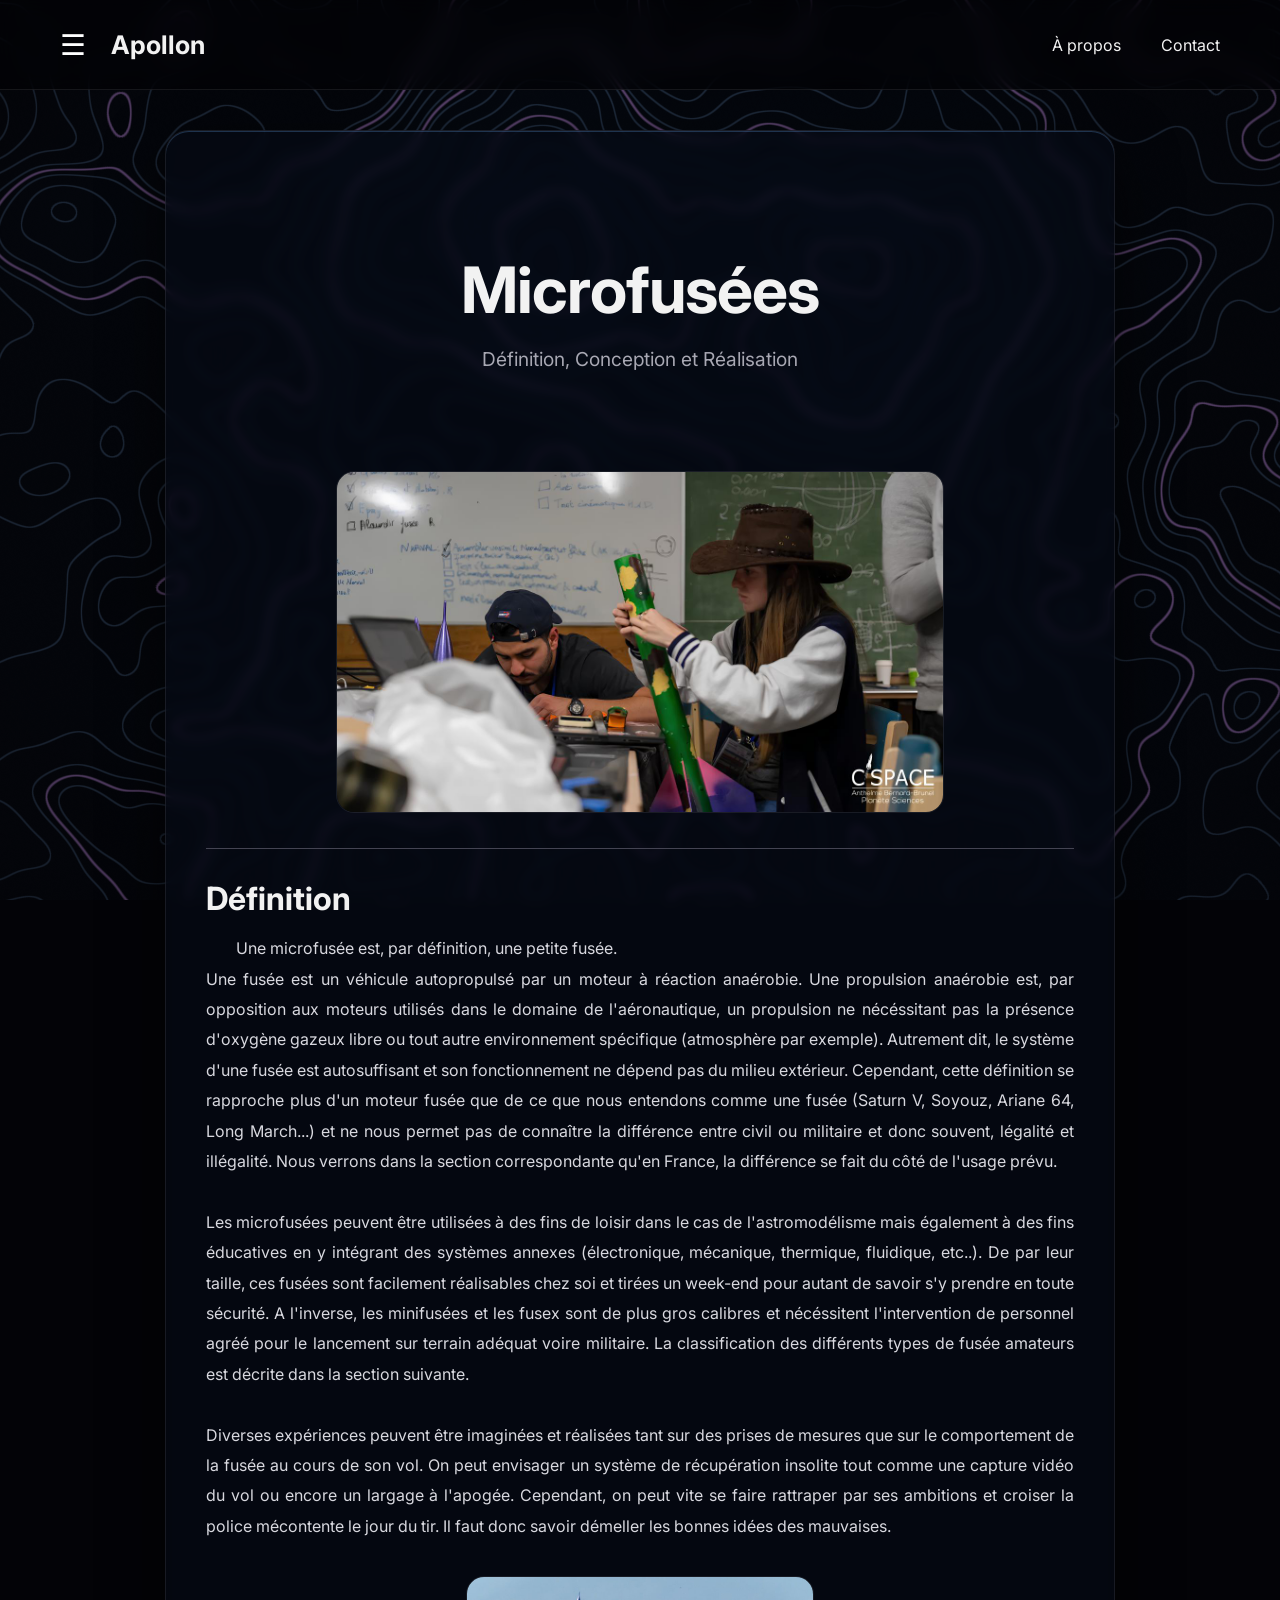
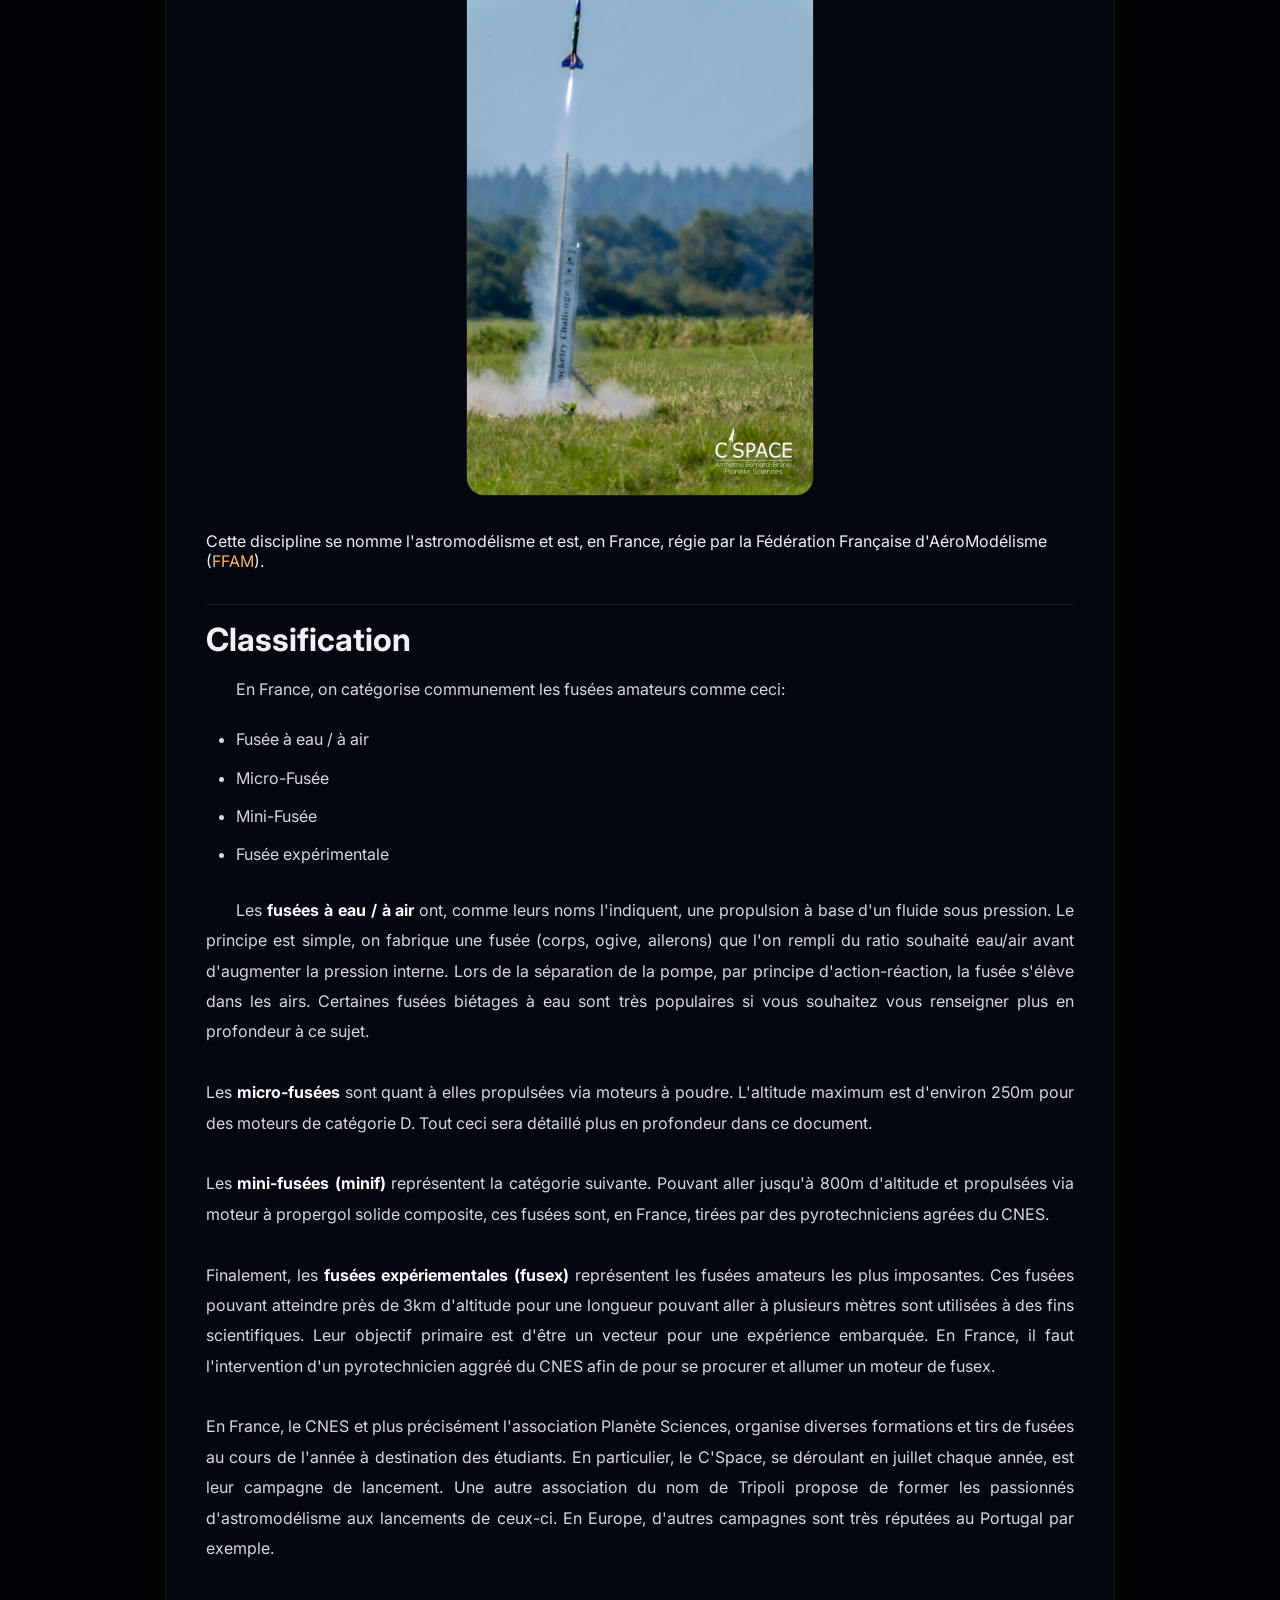
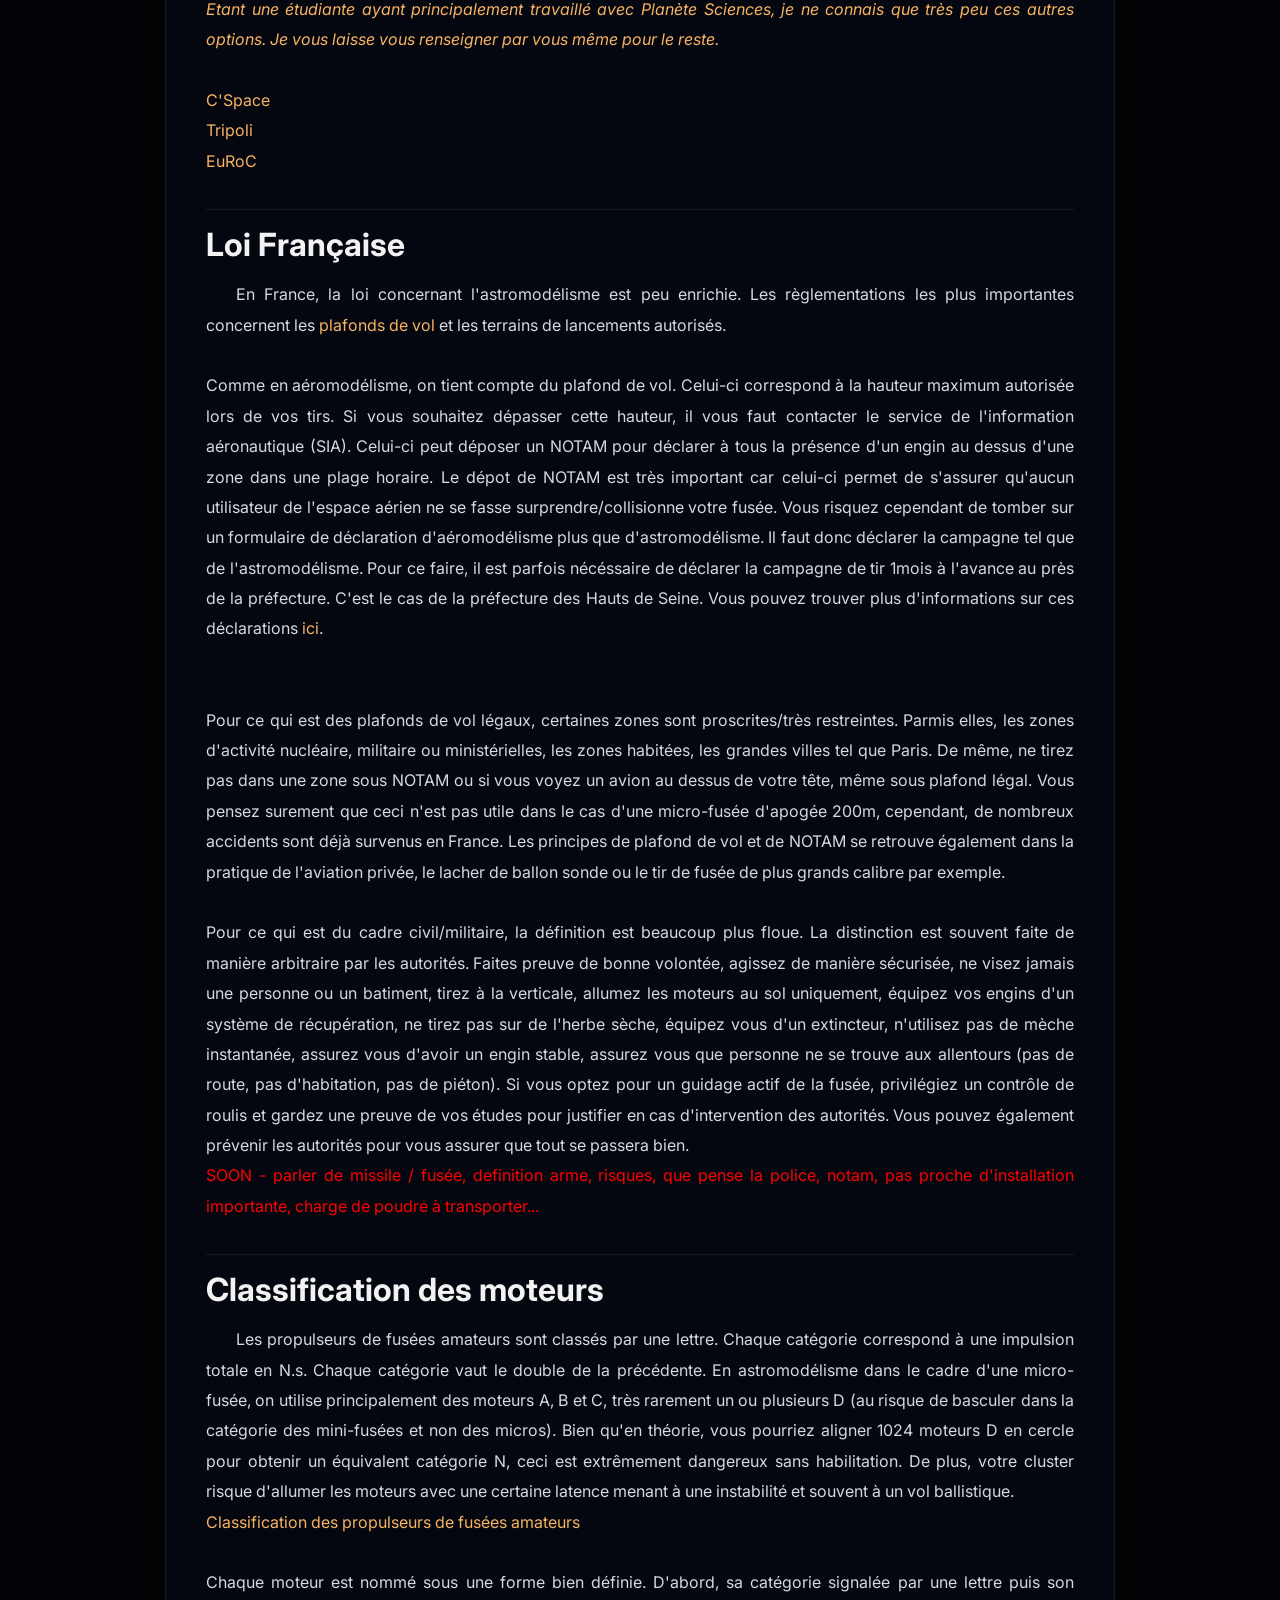
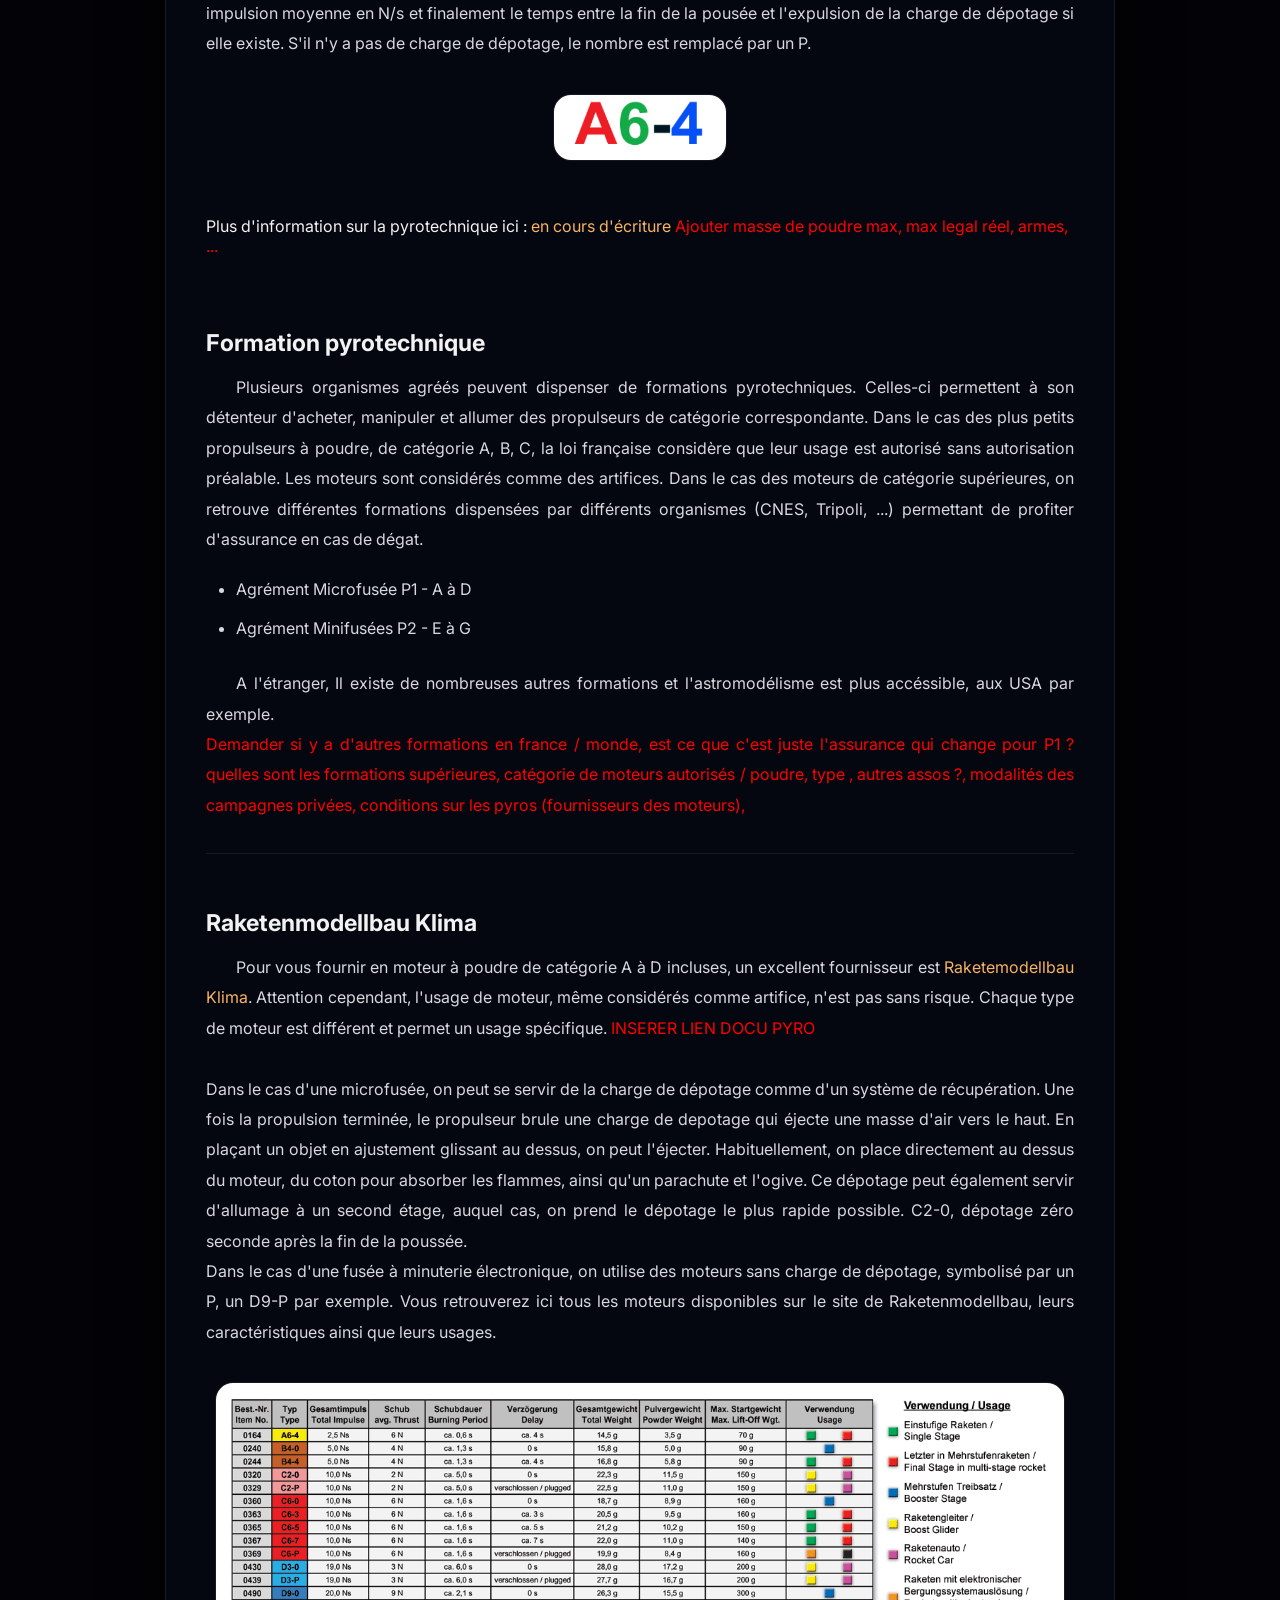
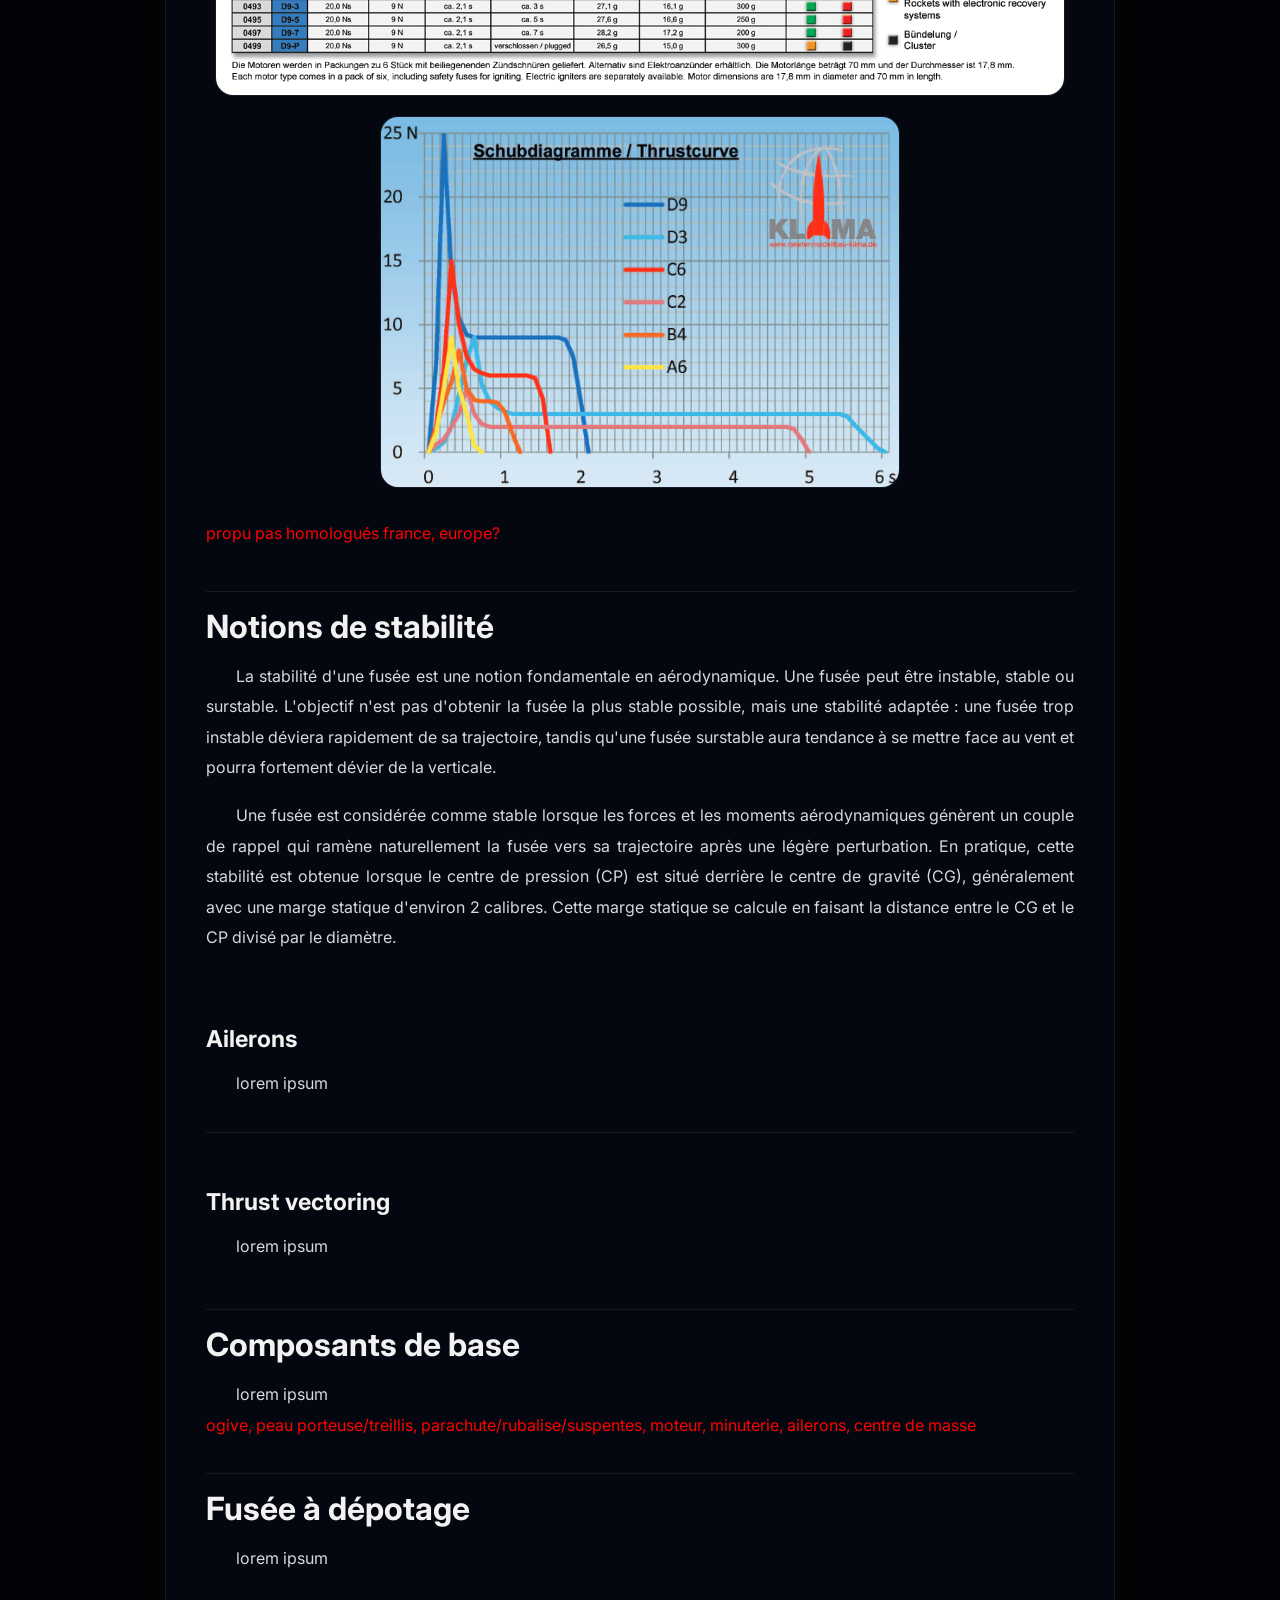
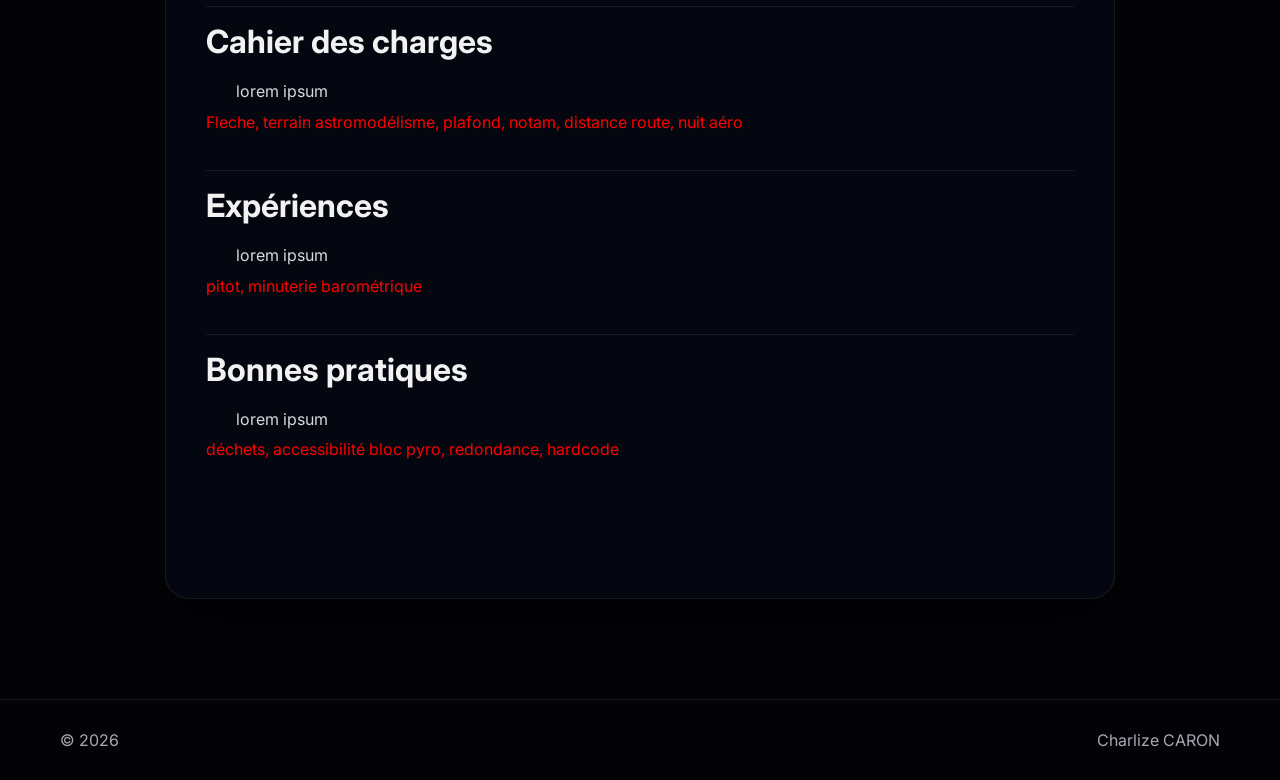
<file: articles/microfusee.html>
<!DOCTYPE html>
<html lang="fr">

<head>
    <meta charset="UTF-8">
    <meta name="viewport" content="width=device-width, initial-scale=1.0">
    <meta name="darkreader-lock">

    <title>Apollon - Microfusées</title>

    <link rel="stylesheet" href="../css/variables.css">
    <link rel="stylesheet" href="../css/articles.css">

    <link rel="preconnect" href="https://fonts.googleapis.com">
    <link rel="preconnect" href="https://fonts.gstatic.com" crossorigin>
    <link href="https://fonts.googleapis.com/css2?family=Inter:wght@300;400;600;700&display=swap" rel="stylesheet">

</head>

<body>
    <header>
        <button class="burger">
            ☰
        </button>

        <a href="../index.html" class="logo">
            Apollon
        </a>

        <nav>
            <a href="../about.html">À propos</a>
            <a href="../contact.html">Contact</a>
        </nav>
    </header>

    <aside class="sidebar">
        <nav class="sommaire">
            <h2>Sommaire</h2>
            <ul>
                <li>
                    <a href="#definition">Définition</a>
                </li>
                <li>
                    <a href="#classification">Classification</a>
                </li>
                <li>
                    <a href="#loi">Loi Française</a>
                </li>
                <li>
                    <a href="#moteurs">Classification des moteurs</a>
                    <ul class="sous-section">
                        <li>
                            <a href="#formation">Formation pyrotechnique</a>
                        </li>
                        <li>
                            <a href="#raketen">Raketenmodellbau Klima</a>
                        </li>
                    </ul>
                </li>
                <li>
                    <a href="#stabilite">Notions de stabilité</a>
                    <ul class="sous-section">
                        <li>
                            <a href="#ailerons">Ailerons</a>
                        </li>
                        <li>
                            <a href="#thrust">Thrust vectoring</a>
                        </li>
                    </ul>
                </li>
                <li>
                    <a href="#composants">Composants de base</a>
                    <ul class="sous-section">
                        <li>
                            <a href="#ogive">Ogive</a>
                        </li>
                        <li>
                            <a href="#peau">Peau porteuse / Treillis porteur</a>
                        </li>
                        <li>
                            <a href="#parachute">Parachute / Rubalise</a>
                        </li>
                        <li>
                            <a href="#moteur">Moteur</a>
                        </li>
                        <li>
                            <a href="#minuterie">Minuterie</a>
                        </li>
                    </ul>
                </li>
                <li>
                    <a href="#depotage">Fusée à dépotage</a>
                </li>
                <li>
                    <a href="#cahier">Cahier des charges</a>
                    <ul class="sous-section">
                        <li>
                            <a href="#fleche">Flèche</a>
                        </li>
                        <li>
                            <a href="#terrain">Terrain d'astromodélisme</a>
                            <ul class="sous-sous-section">
                                <li>
                                    <a href="#plafond">Plafond</a>
                                </li>
                                <li>
                                    <a href="#notam">NOTAM</a>
                                </li>
                                <li>
                                    <a href="#espace">Espace libre</a>
                                </li>
                                <li>
                                    <a href="#nuit">Nuit aéronautique</a>
                                </li>
                            </ul>
                        </li>
                    </ul>
                </li>
                <li>
                    <a href="#experiences">Expériences</a>
                </li>
                <li>
                    <a href="#pratiques">Bonnes pratiques</a>
                </li>
            </ul>
        </nav>
    </aside>

    <main>
        <article>
            <div class="titre">
                <h1>Microfusées</h1>
                <p>Définition, Conception et Réalisation</p>
            </div>
            <figure>
                <img src="../images/microfusee.jpg" style="width:70%">
            </figure>
            <hr>
            <section id="definition">
                <h2>Définition</h2>
                <p>
                    Une microfusée est, par définition, une petite fusée. <br>
                    Une fusée est un véhicule autopropulsé par un moteur à réaction anaérobie.
                    Une propulsion anaérobie est, par opposition aux moteurs utilisés dans le domaine de
                    l'aéronautique, un propulsion ne nécéssitant pas la présence d'oxygène gazeux libre ou
                    tout autre environnement spécifique (atmosphère par exemple).
                    Autrement dit, le système d'une fusée est autosuffisant et son fonctionnement ne dépend
                    pas du milieu extérieur. Cependant, cette définition se rapproche plus d'un moteur fusée
                    que de ce que nous entendons comme une fusée (Saturn V, Soyouz, Ariane 64, Long March...)
                    et ne nous permet pas de connaître la différence entre civil ou militaire et donc souvent, 
                    légalité et illégalité. Nous verrons dans la section correspondante qu'en France, la différence se 
                    fait du côté de l'usage prévu.
                    <br><br>
                    Les microfusées peuvent être utilisées à des fins de loisir dans le cas de l'astromodélisme
                    mais également à des fins éducatives en y intégrant des systèmes annexes (électronique,
                    mécanique, thermique, fluidique, etc..).
                    De par leur taille, ces fusées sont facilement réalisables chez soi et tirées un week-end
                    pour autant de savoir s'y prendre en toute sécurité. A l'inverse, les minifusées et les fusex sont
                    de plus gros calibres et nécéssitent l'intervention de personnel agréé pour le lancement sur terrain
                    adéquat voire militaire. La classification des différents types de fusée amateurs est décrite dans
                    la section suivante.
                    <br><br>
                    Diverses expériences peuvent être imaginées et réalisées tant sur des prises de mesures
                    que sur le comportement de la fusée au cours de son vol. On peut envisager un système de
                    récupération insolite tout comme une capture vidéo du vol ou encore un largage à l'apogée.
                    Cependant, on peut vite se faire rattraper par ses ambitions et croiser la police mécontente
                    le jour du tir. Il faut donc savoir démeller les bonnes idées des mauvaises.
                    
                    <figure>
                        <img src="../images/microfusees/BarbenheimerLiftoff.jpg" style="width:40%">
                    </figure>
                    Cette discipline se nomme l'astromodélisme et est, en France, régie par la Fédération Française
                    d'AéroModélisme (<a href="https://www.ffam.asso.fr/fr/disciplines/modeles-spatiaux/presentation.html">FFAM</a>).
                </p>
            </section>

            <section id="classification">
                <h2>Classification</h2>
                <p>
                    En France, on catégorise communement les fusées amateurs comme ceci:</p>
                    <ul>
                        <li>Fusée à eau / à air</li>
                        <li>Micro-Fusée</li>
                        <li>Mini-Fusée</li>
                        <li>Fusée expérimentale</li>
                    </ul>
                    <p>
                    Les <strong>fusées à eau / à air</strong> ont, comme leurs noms l'indiquent, une propulsion à 
                    base d'un fluide sous pression. Le principe est simple, on fabrique une fusée (corps, ogive, 
                    ailerons) que l'on rempli du ratio souhaité eau/air avant d'augmenter la pression interne. 
                    Lors de la séparation de la pompe, par principe d'action-réaction, la fusée s'élève dans les 
                    airs. Certaines fusées biétages à eau sont très populaires si vous souhaitez vous renseigner 
                    plus en profondeur à ce sujet.
                    <br><br>
                    Les <strong>micro-fusées</strong> sont quant à elles propulsées via moteurs à poudre. 
                    L'altitude maximum est d'environ 250m pour des moteurs de catégorie D. Tout ceci sera détaillé plus 
                    en profondeur dans ce document.
                    <br><br>
                    Les <strong>mini-fusées (minif)</strong> représentent la catégorie suivante. Pouvant aller 
                    jusqu'à 800m d'altitude et propulsées via moteur à propergol solide composite, ces fusées sont, 
                    en France, tirées par des pyrotechniciens agrées du CNES.
                    <br><br>
                    Finalement, les <strong>fusées expériementales (fusex)</strong> représentent les fusées amateurs
                    les plus imposantes. Ces fusées pouvant atteindre près de 3km d'altitude pour une longueur 
                    pouvant aller à plusieurs mètres sont utilisées à des fins scientifiques. Leur objectif 
                    primaire est d'être un vecteur pour une expérience embarquée. En France, il faut l'intervention 
                    d'un pyrotechnicien aggréé du CNES afin de pour se procurer et allumer un moteur de fusex. 
                    <br><br>
                    En France, le CNES et plus précisément l'association Planète Sciences, organise diverses
                    formations et tirs de fusées au cours de l'année à destination des étudiants. En particulier, 
                    le C'Space, se déroulant en juillet chaque année, est leur campagne de lancement.
                    Une autre association du nom de Tripoli propose de former les passionnés d'astromodélisme aux 
                    lancements de ceux-ci. En Europe, d'autres campagnes sont très réputées au Portugal par exemple.
                    <br><br>
                    <em>Etant une étudiante ayant principalement travaillé avec Planète Sciences, je ne connais que
                        très peu ces autres options. Je vous laisse vous renseigner par vous même pour le reste.</em>
                    <br><br>
                    <a href="https://cnes.fr/education/cspace">C'Space</a><br>
                    <a href="http://tripoli.france.free.fr/">Tripoli</a><br>
                    <a href="https://euroc.pt/">EuRoC</a>
                </p>
            </section>

            <section id="loi">
                <h2>Loi Française</h2>
                <p>
                    En France, la loi concernant l'astromodélisme est peu enrichie. Les règlementations les plus importantes
                    concernent les <a href="https://www.geoportail.gouv.fr/donnees/restrictions-uas-categorie-ouverte-et-aeromodelisme">plafonds de vol</a>
                    et les terrains de lancements autorisés. <br><br>
                    Comme en aéromodélisme, on tient compte du plafond de vol. Celui-ci correspond à la hauteur maximum
                    autorisée lors de vos tirs. Si vous souhaitez dépasser cette hauteur, il vous faut contacter le service de 
                    l'information aéronautique (SIA). Celui-ci peut déposer un NOTAM pour déclarer à tous la présence d'un engin
                    au dessus d'une zone dans une plage horaire. Le dépot de NOTAM est très important car celui-ci permet de
                    s'assurer qu'aucun utilisateur de l'espace aérien ne se fasse surprendre/collisionne votre fusée. Vous risquez
                    cependant de tomber sur un formulaire de déclaration d'aéromodélisme plus que d'astromodélisme. Il faut donc
                    déclarer la campagne tel que de l'astromodélisme. Pour ce faire, il est parfois nécéssaire de déclarer la campagne de tir 1mois à l'avance au près de la préfecture.
                    C'est le cas de la préfecture des Hauts de Seine. Vous pouvez trouver plus d'informations sur ces déclarations
                    <a href="https://www.hauts-de-seine.gouv.fr/Demarches/Activites-reglementees-police-administrative-et-manifestations/Activites-aeriennes/Micro-fusees">ici</a>.<br><br> 
                    <br>
                    Pour ce qui est des plafonds de vol légaux, certaines zones sont proscrites/très restreintes. Parmis elles,
                    les zones d'activité nucléaire, militaire ou ministérielles, les zones habitées, les grandes villes tel que
                    Paris. De même, ne tirez pas dans une zone sous NOTAM ou si vous voyez un avion au dessus de votre tête, même sous
                    plafond légal. Vous pensez surement que ceci n'est pas utile dans le cas d'une micro-fusée d'apogée 200m, cependant, de
                    nombreux accidents sont déjà survenus en France. Les principes de plafond de vol et de NOTAM se retrouve
                    également dans la pratique de l'aviation privée, le lacher de ballon sonde ou le tir de fusée de plus grands
                    calibre par exemple.
                    <br><br>
                    Pour ce qui est du cadre civil/militaire, la définition est beaucoup plus floue. La distinction est souvent faite
                    de manière arbitraire par les autorités. Faites preuve de bonne volontée, agissez de manière sécurisée, ne visez jamais
                    une personne ou un batiment, tirez à la verticale, allumez les moteurs au sol uniquement, équipez vos engins d'un
                    système de récupération, ne tirez pas sur de l'herbe sèche, équipez vous d'un extincteur, n'utilisez pas de mèche
                    instantanée, assurez vous d'avoir un engin stable, assurez vous que personne ne se trouve aux allentours (pas de route,
                    pas d'habitation, pas de piéton). Si vous optez pour un guidage actif de la fusée, privilégiez un contrôle de 
                    roulis et gardez une preuve de vos études pour justifier en cas d'intervention des autorités. Vous pouvez également
                    prévenir les autorités pour vous assurer que tout se passera bien.<br>
                    
                    <todo>SOON - parler de missile / fusée, definition arme, risques, que pense la police, notam, pas proche
                    d'installation importante, charge de poudre à transporter...</todo>
                </p>
            </section>

            <section id="moteurs">
                <h2>Classification des moteurs</h2>
                <p>
                    Les propulseurs de fusées amateurs sont classés par une lettre. Chaque catégorie correspond
                    à une impulsion totale en N.s. Chaque catégorie vaut le double de la précédente. En astromodélisme
                    dans le cadre d'une micro-fusée, on utilise principalement des moteurs A, B et C, très rarement un
                    ou plusieurs D (au risque de basculer dans la catégorie des mini-fusées et non des micros).
                    Bien qu'en théorie, vous pourriez aligner 1024 moteurs D en cercle pour obtenir un équivalent 
                    catégorie N, ceci est extrêmement dangereux sans habilitation. De plus, votre cluster risque 
                    d'allumer les moteurs avec une certaine latence menant à une instabilité et souvent à un vol 
                    ballistique.<br>
                    <a href="https://fr.wikipedia.org/wiki/Classification_des_propulseurs_de_fus%C3%A9es_amateurs">Classification des propulseurs de fusées amateurs</a>
                    <br><br>Chaque moteur est nommé sous une forme bien définie. D'abord, sa catégorie signalée par une lettre
                    puis son impulsion moyenne en N/s et finalement le temps entre la fin de la pousée et l'expulsion de 
                    la charge de dépotage si elle existe. S'il n'y a pas de charge de dépotage, le nombre est remplacé par un P.
                    <br> <figure> <img class = "small_img" src="../images/microfusees/motor_name.png"></figure>
                    <br>Plus d'information sur la pyrotechnique ici : <a href=#>en cours d'écriture</a>
                    <todo>Ajouter masse de poudre max, max legal réel, armes, ...</todo>
                </p>
                <section id="formation">
                    <h3>Formation pyrotechnique
                    </h3>
                    <p>
                        Plusieurs organismes agréés peuvent dispenser de formations pyrotechniques. Celles-ci permettent
                        à son détenteur d'acheter, manipuler et allumer des propulseurs de catégorie correspondante.
                        Dans le cas des plus petits propulseurs à poudre, de catégorie A, B, C, la loi française considère 
                        que leur usage est autorisé sans autorisation préalable. Les moteurs sont considérés comme des 
                        artifices. Dans le cas des moteurs de catégorie supérieures, on retrouve différentes formations 
                        dispensées par différents organismes (CNES, Tripoli, ...) permettant de profiter d'assurance en cas de dégat.</p>
                        <ul>
                            <li>Agrément Microfusée P1 - A à D</li>
                            <li>Agrément Minifusées P2 - E à G</li>
                        </ul>
                    <p>
                        A l'étranger, Il existe de nombreuses autres formations et l'astromodélisme est plus accéssible, 
                        aux USA par exemple.
                        <br>
                        <todo>Demander si y a d'autres formations en france / monde, est ce que c'est juste l'assurance qui
                        change pour P1 ? quelles sont les formations supérieures, catégorie de moteurs autorisés / poudre, type
                        , autres assos ?, modalités des campagnes privées, conditions sur les pyros (fournisseurs des moteurs),
                        </todo>
                    </p>
                </section>

                <section id="raketen">
                    <h3>Raketenmodellbau Klima</h3>
                    <p>
                        Pour vous fournir en moteur à poudre de catégorie A à D incluses, un excellent fournisseur est 
                        <a href="https://www.raketenmodellbau-klima.de">Raketemodellbau Klima</a>. Attention cependant, l'usage de moteur, même considérés 
                        comme artifice, n'est pas sans risque. Chaque type de moteur est différent et permet un usage 
                        spécifique. <todo>INSERER LIEN DOCU PYRO </todo>
                        <br><br>
                        Dans le cas d'une microfusée, on peut se servir de la charge de dépotage comme d'un système 
                        de récupération. Une fois la propulsion terminée, le propulseur brule une charge de depotage qui
                        éjecte une masse d'air vers le haut. En plaçant un objet en ajustement glissant au dessus, on
                        peut l'éjecter. Habituellement, on place directement au dessus du moteur, du coton pour absorber
                        les flammes, ainsi qu'un parachute et l'ogive. Ce dépotage peut également servir d'allumage à un
                        second étage, auquel cas, on prend le dépotage le plus rapide possible. C2-0, dépotage zéro seconde
                        après la fin de la poussée.<br>
                        Dans le cas d'une fusée à minuterie électronique, on utilise des moteurs sans charge de dépotage,
                        symbolisé par un P, un D9-P par exemple.
                        Vous retrouverez ici tous les moteurs disponibles sur le site de Raketenmodellbau, leurs 
                        caractéristiques ainsi que leurs usages.
                        <br> <figure> <img src="../images/microfusees/motor_table.png"><br>
                            <img class="medium_img" src="../images/microfusees/thrustcurve.png"></figure>
                        <todo>propu pas homologués france, europe?</todo>
                    </p>
                </section>
            </section>

            <section id="stabilite">
                <h2>Notions de stabilité</h2>
                <p>
                    La stabilité d'une fusée est une notion fondamentale en aérodynamique. Une fusée peut 
                    être instable, stable ou surstable. L'objectif n'est pas d'obtenir la fusée la plus 
                    stable possible, mais une stabilité adaptée : une fusée trop instable déviera rapidement
                    de sa trajectoire, tandis qu'une fusée surstable aura tendance à se mettre face au vent
                    et pourra fortement dévier de la verticale.
                </p>

                <p>
                    Une fusée est considérée comme stable lorsque les forces et les moments aérodynamiques 
                    génèrent un couple de rappel qui ramène naturellement la fusée vers sa trajectoire après 
                    une légère perturbation. En pratique, cette stabilité est obtenue lorsque le centre de 
                    pression (CP) est situé derrière le centre de gravité (CG), généralement avec une marge 
                    statique d'environ 2 calibres. Cette marge statique se calcule en faisant la distance
                    entre le CG et le CP divisé par le diamètre.
                </p>

                <section id="ailerons">
                    <h3>Ailerons</h3>
                    <p>
                        lorem ipsum
                    </p>
                </section>

                <section id="thrust">
                    <h3>Thrust vectoring</h3>
                    <p>
                        lorem ipsum
                    </p>
                </section>
            </section>

            <section id="composants">
                <h2>Composants de base</h2>
                <p>
                    lorem ipsum<br>
                    <todo>ogive, peau porteuse/treillis, parachute/rubalise/suspentes, moteur, minuterie,
                        ailerons, centre de masse
                    </todo>
                </p>
            </section>

            <section id="depotage">
                <h2>Fusée à dépotage</h2>
                <p>
                    lorem ipsum
                </p>
            </section>

            <section id="cahier">
                <h2>Cahier des charges</h2>
                <p>
                    lorem ipsum<br>
                    <todo>Fleche, terrain astromodélisme, plafond, notam, distance route, nuit aéro</todo>
                </p>
            </section>

            <section id="experiences">
                <h2>Expériences</h2>
                <p>
                    lorem ipsum<br>
                    <todo>pitot, minuterie barométrique</todo>
                </p>
            </section>

            <section id="pratiques">
                <h2>Bonnes pratiques</h2>
                <p>
                    lorem ipsum<br>
                    <todo>déchets, accessibilité bloc pyro, redondance, hardcode</todo>
                </p>
            </section>
        </article>
    </main>

    <footer>
        <p>© 2026</p>
        <p>Charlize CARON</p>
    </footer>

    <script>
    const burger = document.querySelector(".burger");
    const sidebar = document.querySelector(".sidebar");


    burger.addEventListener("click", () => {

        sidebar.classList.toggle("active");

    });
    </script>
    <script src="../js/topography-background.js"></script>
</body>

</html>
</file>
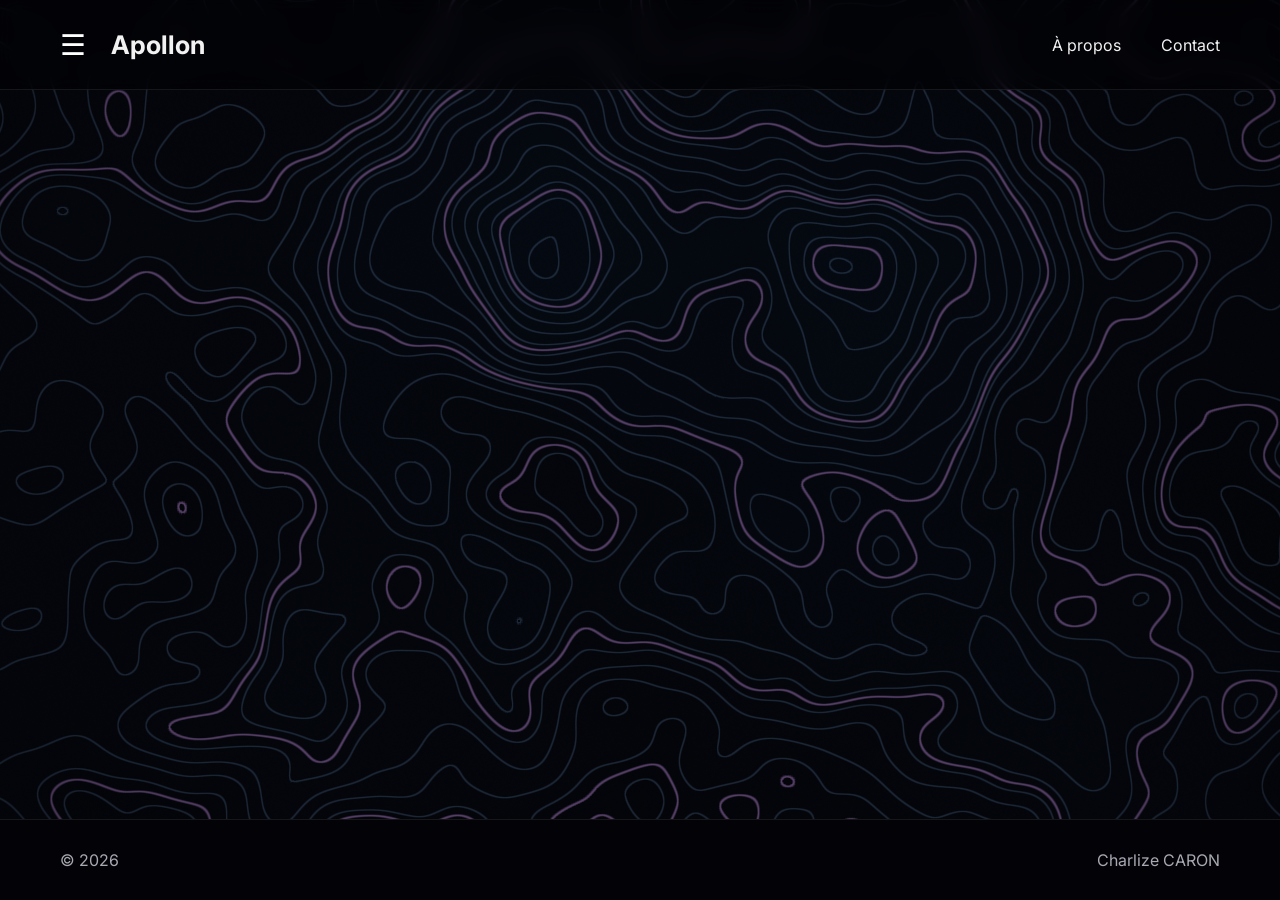
<file: articles/openrocket.html>
<!DOCTYPE html>
<html lang="fr">

<head>
    <meta charset="UTF-8">
    <meta name="viewport" content="width=device-width, initial-scale=1.0">
    <meta name="darkreader-lock">

    <title>Apollon - OpenRocket</title>

    <link rel="stylesheet" href="../css/variables.css">
    <link rel="stylesheet" href="../css/articles.css">

    <link rel="preconnect" href="https://fonts.googleapis.com">
    <link rel="preconnect" href="https://fonts.gstatic.com" crossorigin>
    <link href="https://fonts.googleapis.com/css2?family=Inter:wght@300;400;600;700&display=swap" rel="stylesheet">
</head>

<body>
    <header>
        <button class="burger">
            ☰
        </button>

        <a href = "../index.html" class="logo">
            Apollon
        </a>
        <nav>
            <a href="../about.html">À propos</a>
            <a href="../contact.html">Contact</a>
        </nav>
    </header>

    <aside class="sidebar">
        <nav class="sommaire">
            <h2>Sommaire</h2>
            <ul>
                <li>
                    <a href="#definition">C'est quoi?</a>
                </li>
                <li>
                    <a href="#modélisation">Projet fusée</a>
                </li>
                <li>
                    <a href="#configurations">Configurations</a>
                </li>
                <li>
                    <a href="#simulations">Simulations de vol</a>
                </li>
                <li>
                    <a href="#fabrication">Fabrication</a>
                </li>
            </ul>
        </nav>
    </aside>

    <footer>
        <p>© 2026</p>
        <p>Charlize CARON</p>
    </footer>

    <script>
    const burger = document.querySelector(".burger");
    const sidebar = document.querySelector(".sidebar");


    burger.addEventListener("click", () => {

        sidebar.classList.toggle("active");

    });
    </script>
    <script src="../js/topography-background.js"></script>

</body>

</html>
</file>
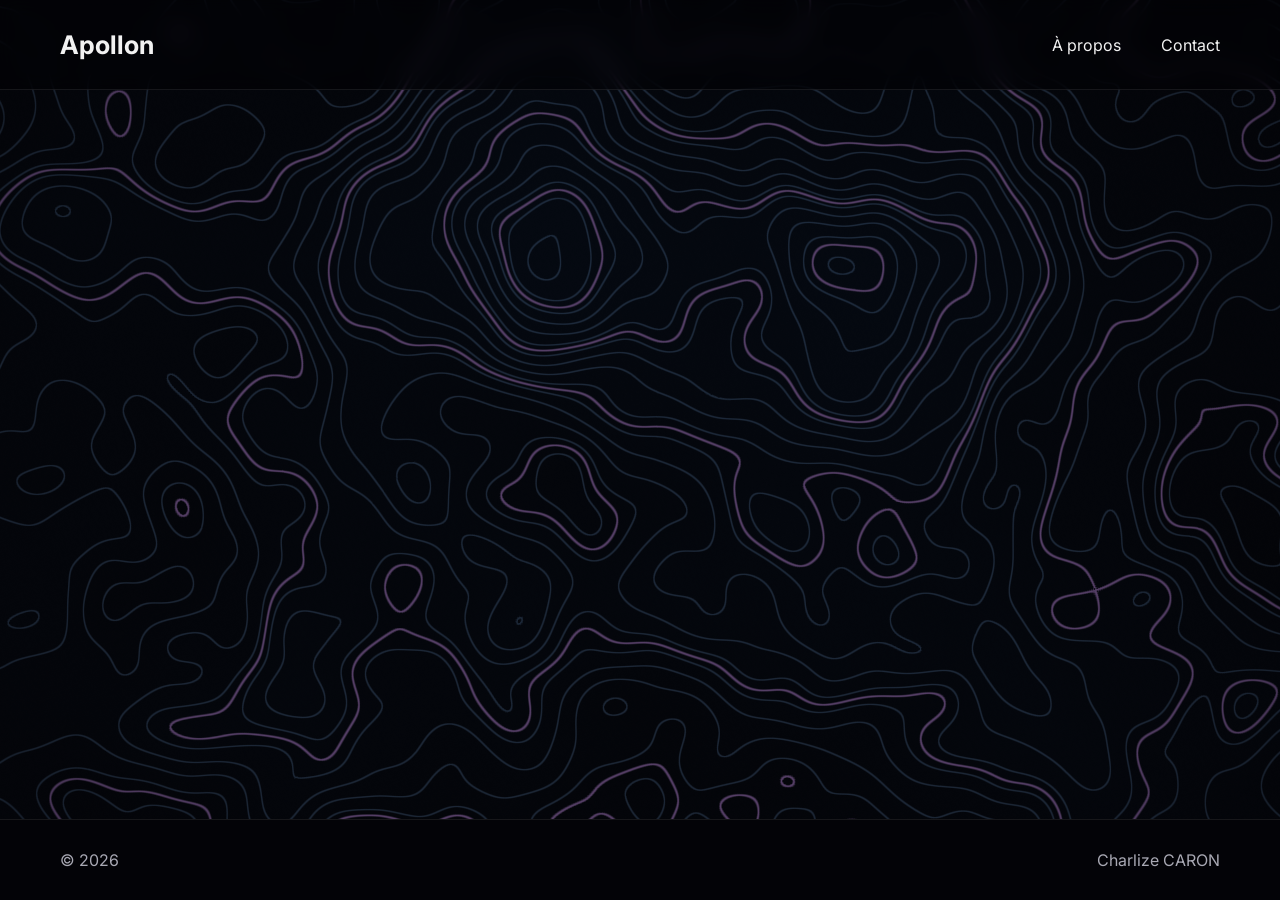
<file: articles/pyro.html>
<!DOCTYPE html>
<html lang="fr">

<head>
    <meta charset="UTF-8">
    <meta name="viewport" content="width=device-width, initial-scale=1.0">
    <meta name="darkreader-lock">

    <title>Apollon - Pyrotechnie</title>

    <link rel="stylesheet" href="../css/variables.css">
    <link rel="stylesheet" href="../css/articles.css">

    <link rel="preconnect" href="https://fonts.googleapis.com">
    <link rel="preconnect" href="https://fonts.gstatic.com" crossorigin>
    <link href="https://fonts.googleapis.com/css2?family=Inter:wght@300;400;600;700&display=swap" rel="stylesheet">
</head>

<body>
    <header>
        <a href = "../index.html" class="logo">
            Apollon
        </a>
        <nav>
            <a href="../about.html">À propos</a>
            <a href="../contact.html">Contact</a>
        </nav>
    </header>


    <footer>
        <p>© 2026</p>
        <p>Charlize CARON</p>
    </footer>

    <script src="../js/topography-background.js"></script>
</body>

</html>
</file>
<file: css/variables.css>
:root{
    /* Couleurs */
    --background:#030307;
    --surface:#0b0b12;
    --text:#f2f2f2;
    --text-muted:#a8a8b3;
    --accent:#f8b363;
    --border:rgba(255,255,255,.08);

    /* Layout */
    --header-height:90px;
    --sidebar-width:320px;
    --content-width:950px;

    /* Arrondis */
    --radius-small:8px;
    --radius:12px;
    --radius-large:18px;

    /* Espacements */
    --spacing-xs:8px;
    --spacing-s:15px;
    --spacing-m:25px;
    --spacing-l:40px;
    --spacing-xl:60px;

    /* Animations */
    --transition:.3s;
}
</file>
<file: css/main.css>
/* RESET */
*{
    margin:0;
    padding:0;
    box-sizing:border-box;
}

html{
    scroll-behavior:smooth;
}

body{
    position: relative;
    overflow-x: hidden;
    min-height:100vh;
    display:flex;
    flex-direction:column;
    background:var(--background);
    color:var(--text);
    font-family:'Inter',sans-serif;
}

a{
    text-decoration:none;
    color:var(--text);
}

em{
    color:var(--accent);
}


/* HEADER */

header{
    position:sticky;
    top:0;
    z-index:100;
    display:flex;
    justify-content:space-between;
    align-items:center;
    padding:30px var(--spacing-xl);
    background:rgba(3,3,7,.45);
    backdrop-filter:blur(12px);
    border-bottom:1px solid var(--border);
}

.logo{
    font-size:1.6rem;
    font-weight:700;
    letter-spacing:.5px;
}

header nav{
    display:flex;
    gap:var(--spacing-l);
}

header nav a{
    color:var(--text);
    position:relative;
    transition:var(--transition);
}

header nav a::after{
    content:"";
    position:absolute;
    left:0;
    bottom:-8px;
    width:0;
    height:2px;
    background:var(--accent);
    transition:var(--transition);
}

header nav a:hover{
    color:var(--text);
}

header nav a:hover::after{
    width:100%;
}


/* HERO */

.hero{
    position: relative;
    z-index: 1;
    min-height:100vh;
    background: transparent;
    display:flex;
    flex-direction:column;
}

.hero-content{
    flex:1;
    display:flex;
    flex-direction:column;
    justify-content:center;
    align-items:center;
    text-align:center;
    padding:var(--spacing-m);
}

.hero-content h1{
    font-size:clamp(3rem,7vw,5rem);
    margin-bottom:25px;
    letter-spacing:-2px;
}

.hero-content p{
    max-width:750px;
    color:var(--text-muted);
    font-size:1.3rem;
    line-height:1.6;
}


/* ARTICLES */

.articles{
    position: relative;
    z-index: 1;
    width: min(1200px,92%);
    margin: 0 auto 100px;
    padding: var(--spacing-xl) var(--spacing-l) 80px;
    background: rgba(6, 10, 20, 0.72);
    backdrop-filter: blur(5px) saturate(140%);
    -webkit-backdrop-filter: blur(5px) saturate(140%);
    border: 1px solid rgba(255, 255, 255, 0.08);
    border-radius: 24px;
    box-shadow: inset 0 1px 0 0 rgba(98, 160, 234, 0.28), 0 24px 60px rgba(0, 0, 0, 0.65);
}

.section-title{
    width: 100%;
    margin: 0 auto var(--spacing-xl);
    padding: 0;
    background: transparent;
    border: none;
    text-align:center;
}

.section-title h2{
    font-size:2.2rem;
}


.grid{
    display:grid;
    grid-template-columns:repeat(3,1fr);
    gap:var(--spacing-xl);
}


/* CARD */

.card{
    position:relative;
    display:flex;
    flex-direction:column;
    padding-bottom:10px;
}


.card img{
    width:100%;
    aspect-ratio:16/9;
    object-fit:cover;
    border-radius:20px;
    border:1px solid var(--border);
}


/* TITRE SUR IMAGE */

.card-title{
    position:absolute;
    left:10%;
    bottom:45px;
    width:80%;
    min-height:45px;
    padding:12px;
    background:rgba(120,130,150,.35);
    backdrop-filter:blur(10px);
    border:1px solid rgba(255,255,255,.15);
    border-radius:var(--radius);
    transform:skew(-15deg);
    display:flex;
    justify-content:center;
    align-items:center;
    transition:var(--transition);
}

.card:hover .card-title{
    background:rgba(248,179,99,.35);
}

.card-title span{
    transform:skew(15deg);
    font-weight:600;
}


/* STATUT */

.card-status{
    margin-top:35px;
    text-align:center;
    color:var(--text-muted);
    font-size:.95rem;
}


/* PAGES ABOUT / CONTACT */

.page-content{
    width:min(var(--content-width),85%);
    margin:80px auto;
}

.page-content h1{
    font-size:3rem;
    margin-bottom:40px;
}

.page-content p{
    color:var(--text-muted);
    line-height:1.9;
    font-size:1.1rem;
}

h1{
    width:min(900px,85%);
    margin:80px auto 40px;
    font-size:3rem;
    letter-spacing:-1px;
}

.normal-text {
    width: min(900px,88%);
    margin: 20px auto 80px;
    padding: var(--spacing-xl);
    background: rgba(6,10,20,0.72);
    backdrop-filter: blur(5px) saturate(140%);
    -webkit-backdrop-filter: blur(5px) saturate(140%);
    border: 1px solid rgba(255,255,255,0.08);
    border-radius: 24px;
    box-shadow: inset 0 1px 0 0 rgba(98, 160, 234, 0.28), 0 24px 60px rgba(0, 0, 0, 0.65);
}

.normal-text p{
    color:var(--text-muted);
    font-size:1.1rem;
    line-height:1.9;
}

.normal-text a{
    color:var(--accent);
    transition:.3s;
}

.normal-text a:hover{
    color:var(--text);
}

.underline{
    text-decoration:underline;
}


/* =========================
   SÉLECTION
========================= */

::selection{
    background:rgba(248,179,99,.35);
    color:white;
}

/* =========================
   SCROLLBAR
========================= */

::-webkit-scrollbar{
    width:10px;
}

::-webkit-scrollbar-track{
    background:var(--background);
}

::-webkit-scrollbar-thumb{
    background:#2b2b35;
    border-radius:var(--radius);
}

::-webkit-scrollbar-thumb:hover{
    background:#444452;
}

/* FOOTER */

footer{
    position: relative;
    z-index: 1;
    margin-top:auto;
    padding:30px var(--spacing-xl);
    display:flex;
    justify-content:space-between;
    align-items:center;
    background:#030307;
    border-top:1px solid var(--border);
    color:var(--text-muted);
}

/* RESPONSIVE */

@media(max-width:1000px){

    .grid{
        grid-template-columns:repeat(2,1fr);
    }

}


@media(max-width:700px){

    header{
        padding:var(--spacing-m);
        flex-direction:column;
        gap:20px;
    }

    header nav{
        gap:25px;
    }

    .hero-content h1{
        font-size:2.8rem;
    }

    .hero-content p{
        font-size:1.1rem;
    }

    .articles{
        padding:0 5% 70px;
    }

    .grid{
        grid-template-columns:1fr;
        gap:40px;
    }

    .section-title{
        margin:50px auto 40px;
    }

    footer{
        flex-direction:column;
        gap:15px;
        text-align:center;
    }

}

/* Topographic Canvas Background */
.topography-canvas {
    position: fixed;
    inset: 0;
    width: 100vw;
    height: 100vh;
    z-index: -1;
    pointer-events: none;
}

@media (prefers-reduced-motion: reduce) {
    .topography-canvas {
        display: none;
    }
}
</file>
<file: css/articles.css>
/* =========================
   RESET
========================= */

*{
    margin:0;
    padding:0;
    box-sizing:border-box;
}

html{
    scroll-behavior:smooth;
}

body{
    min-height:100vh;
    display:flex;
    flex-direction:column;

    background:var(--background);
    color:var(--text);

    font-family:'Inter',sans-serif;
}

a{
    color:inherit;
    text-decoration:none;
}


/* =========================
   HEADER
========================= */

header{
    position:sticky;
    top:0;
    z-index:1000;

    height:var(--header-height);

    display:flex;
    align-items:center;
    gap:25px;

    padding:0 var(--spacing-xl);

    background:rgba(3,3,6,.65);
    backdrop-filter:blur(10px);

    border-bottom:1px solid var(--border);
}

.logo{
    font-size:1.6rem;
    font-weight:700;
}

header nav{
    margin-left:auto;
    display:flex;
    gap:var(--spacing-l);
}

header nav a{
    color:var(--text);
    position:relative;
    transition:var(--transition);
}

header nav a::after{
    content:"";
    position:absolute;
    left:0;
    bottom:-8px;
    width:0;
    height:2px;
    background:var(--accent);
    transition:var(--transition);
}

header nav a:hover{
    color:var(--text);
}

header nav a:hover::after{
    width:100%;
}

/* =========================
   BURGER
========================= */

.burger{
    background:none;
    border:none;

    color:white;

    font-size:1.8rem;

    cursor:pointer;
}


/* =========================
   SIDEBAR
========================= */

.sidebar{
    position:fixed;

    top:0;
    left:calc(-1 * var(--sidebar-width));

    width:var(--sidebar-width);
    height:100vh;

    padding:
    calc(var(--header-height) + 30px)
    var(--spacing-l)
    var(--spacing-l);

    background:var(--surface);

    border-right:1px solid var(--border);

    overflow-y:auto;

    transition:var(--transition) ease;

    z-index:900;
}

.sidebar.active{
    left:0;
}

.sommaire h2{
    margin-bottom:var(--spacing-m);
    font-size:1.2rem;
}

.sommaire ul{
    list-style:none;
}

.sommaire li{
    margin:var(--spacing-s) 0;
}

.sommaire a{
    position:relative;
    color:var(--text-muted);
    transition:.3s;
}

.sommaire a::after{
    content:"";
    position:absolute;
    left:0;
    bottom:-3px;
    width:0;
    height:2px;
    background:var(--accent);
    transition:.3s;
}

.sommaire a:hover{
    color:var(--text);
}

.sommaire a:hover::after{
    width:100%;
}

.sous-section{
    padding-left:var(--spacing-m);
}

.sous-sous-section{
    padding-left:var(--spacing-m);
}

/* =========================
   ARTICLE
========================= */

main{
    width:100%;
}

article {
    max-width: var(--content-width);
    margin: 40px auto 100px;
    padding: var(--spacing-l) var(--spacing-l) 100px;
    background: rgba(6, 10, 20, 0.72);
    backdrop-filter: blur(5px) saturate(140%);
    border: 1px solid rgba(255, 255, 255, 0.08);
    border-radius: 24px;
    box-shadow: inset 0 1px 0 0 rgba(98, 160, 234, 0.28), 0 24px 60px rgba(0, 0, 0, 0.65);
}


/* =========================
   EN-TÊTE ARTICLE
========================= */

.titre{
    text-align:center;
    padding:80px 0 var(--spacing-xl);
}

.titre h1{
    font-size:clamp(2.8rem,6vw,4rem);
    margin-bottom:var(--spacing-s);
    letter-spacing:-1px;
}

.titre p{
    max-width:700px;
    margin:auto;
    color:var(--text-muted);
    font-size:1.2rem;
    line-height:1.7;
}


/* =========================
   SECTIONS
========================= */

section{
    padding:var(--spacing-s) 0;
    scroll-margin-top:110px;
}

section + section{
    border-top:1px solid var(--border);
}

section h2{
    margin-bottom:var(--spacing-s);
    font-size:2rem;
}

section h3{
    margin:var(--spacing-l) 0 var(--spacing-s);
    font-size:1.45rem;
}

section h4{
    margin:28px 0 15px;
    font-size:1.15rem;
    color:var(--accent);
}


/* =========================
   PARAGRAPHES
========================= */

section p{
    margin-bottom:18px;
    color:#d8d8df;
    line-height:1.9;
    text-align: justify;
    text-indent: 30px;
}

strong{
    color:white;
}

em{
    color:var(--accent);
}


/* =========================
   LIENS
========================= */

section a{
    color:var(--accent);
}

section a:hover{
    text-decoration:underline;
}


/* =========================
   LISTES
========================= */

section ul,
section ol{
    margin:20px 0 25px 30px;
    line-height:1.9;
    color:#d8d8df;
}

section li{
    margin:8px 0;
}


/* =========================
   IMAGES
========================= */

figure{
    margin:35px 0;
}

figure img{
    display:block;
    width:100%;
    max-width:850px;
    margin:auto;

    border-radius:var(--radius-large);
    border:1px solid var(--border);
}
.small_img{
    width:20%;
}
.medium_img{
    width:60%;
}

figcaption{
    margin-top:12px;

    text-align:center;

    color:var(--text-muted);
    font-size:.9rem;
}


/* =========================
   TABLEAUX
========================= */

.table-container{
    margin:35px 0;
    overflow-x:auto;
}

table{
    width:100%;
    border-collapse:collapse;
}

th,
td{
    padding:var(--spacing-s);
    border:1px solid var(--border);
    text-align:left;
}

th{
    background:#111118;
    color:white;
}

td{
    color:#d8d8df;
}

tr:nth-child(even){
    background:rgba(255,255,255,.025);
}


/* =========================
   CITATIONS
========================= */

blockquote{
    margin:35px 0;
    padding:22px 28px;

    border-left:4px solid var(--accent);

    background:rgba(255,255,255,.03);

    color:var(--text-muted);

    font-style:italic;
}


/* =========================
   CODE
========================= */

pre{
    margin:35px 0;
    padding:22px;

    overflow-x:auto;

    background:#0d0d14;

    border:1px solid var(--border);
    border-radius:var(--radius);
}

code{
    font-family:Consolas,monospace;
    font-size:.95rem;
}


/* =========================
   BLOCS D'INFORMATION
========================= */

.info,
.warning,
.success{
    margin:30px 0;
    padding:20px var(--spacing-m);

    border-left:4px solid;

    border-radius:var(--spacing-xs);
}

.info{
    background:rgba(70,120,255,.08);
    border-color:#5d8dff;
}

.warning{
    background:rgba(248,179,99,.08);
    border-color:var(--accent);
}

.success{
    background:rgba(70,200,120,.08);
    border-color:#53d67b;
}


/* =========================
   SÉPARATEUR
========================= */

hr{
    margin:15px 0;
    border:none;
    border-top:1px solid var(--border);
    border-color:#444452
}

/* =========================
   SÉLECTION
========================= */

::selection{
    background:rgba(248,179,99,.35);
    color:white;
}


/* =========================
   SCROLLBAR
========================= */

::-webkit-scrollbar{
    width:10px;
}

::-webkit-scrollbar-track{
    background:var(--background);
}

::-webkit-scrollbar-thumb{
    background:#2b2b35;
    border-radius:var(--radius);
}

::-webkit-scrollbar-thumb:hover{
    background:#444452;
}


/* =========================
   TODO
========================= */

todo{
    color:red;
}


/* =========================
   FOOTER
========================= */

footer{
    margin-top:auto;

    padding:30px var(--spacing-xl);

    display:flex;
    justify-content:space-between;
    align-items:center;

    border-top:1px solid var(--border);
    background:#030307;

    color:var(--text-muted);
}


/* =========================
   RESPONSIVE
========================= */

@media(max-width:1000px){

    article{
        max-width:850px;
    }

}


@media(max-width:800px){

    header{
        padding:0 var(--spacing-m);
    }

    header nav{
        display:none;
    }

    .sidebar{
        width:85%;
        left:-85%;
        padding:110px var(--spacing-m) 30px;
    }

    article{
        padding:0 var(--spacing-m) 70px;
    }

    .titre{
        padding:var(--spacing-xl) 0 45px;
    }

    .titre h1{
        font-size:2.3rem;
    }

    .titre p{
        font-size:1.05rem;
    }

    section{
        padding:35px 0;
    }

    section h2{
        font-size:1.7rem;
    }

    section h3{
        font-size:1.3rem;
    }

    th,
    td{
        padding:12px;
        font-size:.95rem;
    }

    pre{
        padding:16px;
    }

    footer{
        padding:25px;
        flex-direction:column;
        gap:12px;
        text-align:center;
    }

}


@media(max-width:500px){

    .burger{
        font-size:1.6rem;
    }

    .logo{
        font-size:1.4rem;
    }

    .titre h1{
        font-size:2rem;
    }

    section h2{
        font-size:1.5rem;
    }

    section h3{
        font-size:1.2rem;
    }

    section p,
    section li{
        font-size:.98rem;
    }

}

.topography-canvas {
    position: fixed;
    inset: 0;
    width: 100vw;
    height: 100vh;
    z-index: -1;
    pointer-events: none;
}

@media (prefers-reduced-motion: reduce) {
    .topography-canvas {
        display: none;
    }
}
</file>
